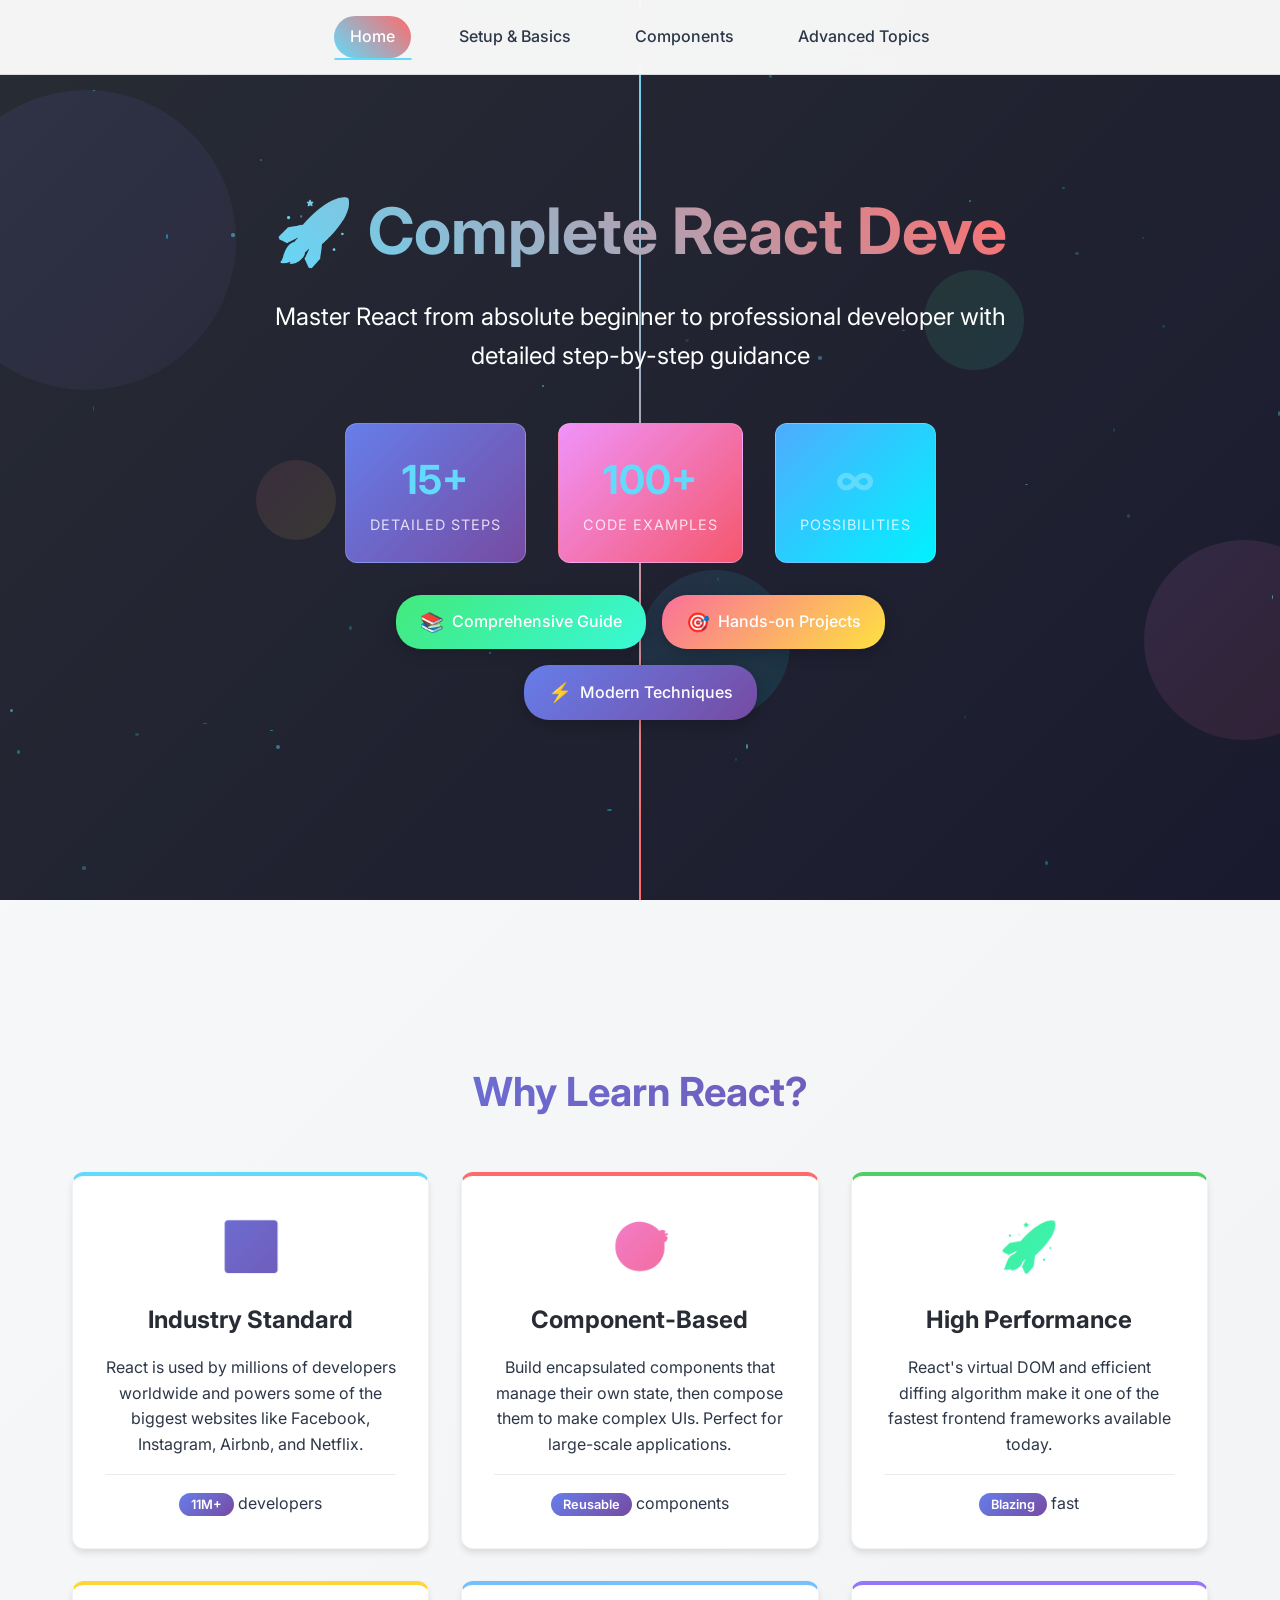
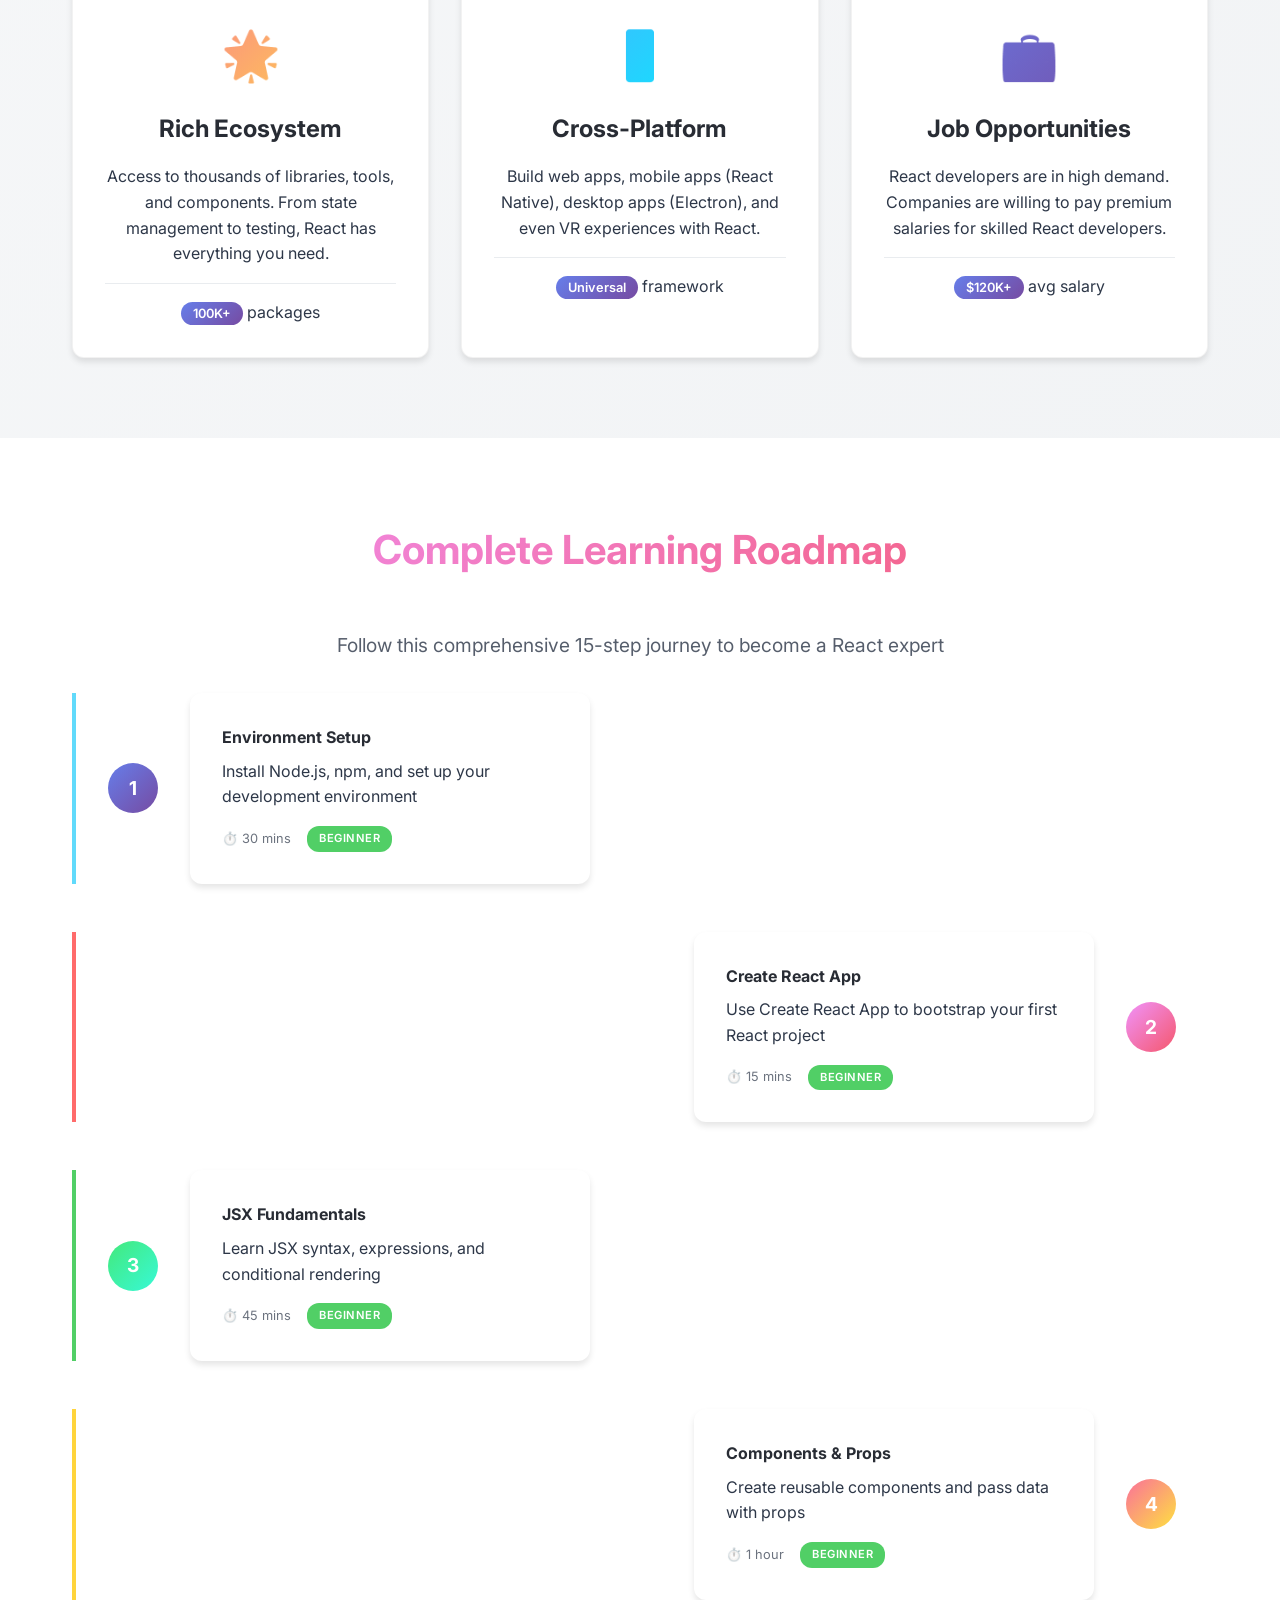
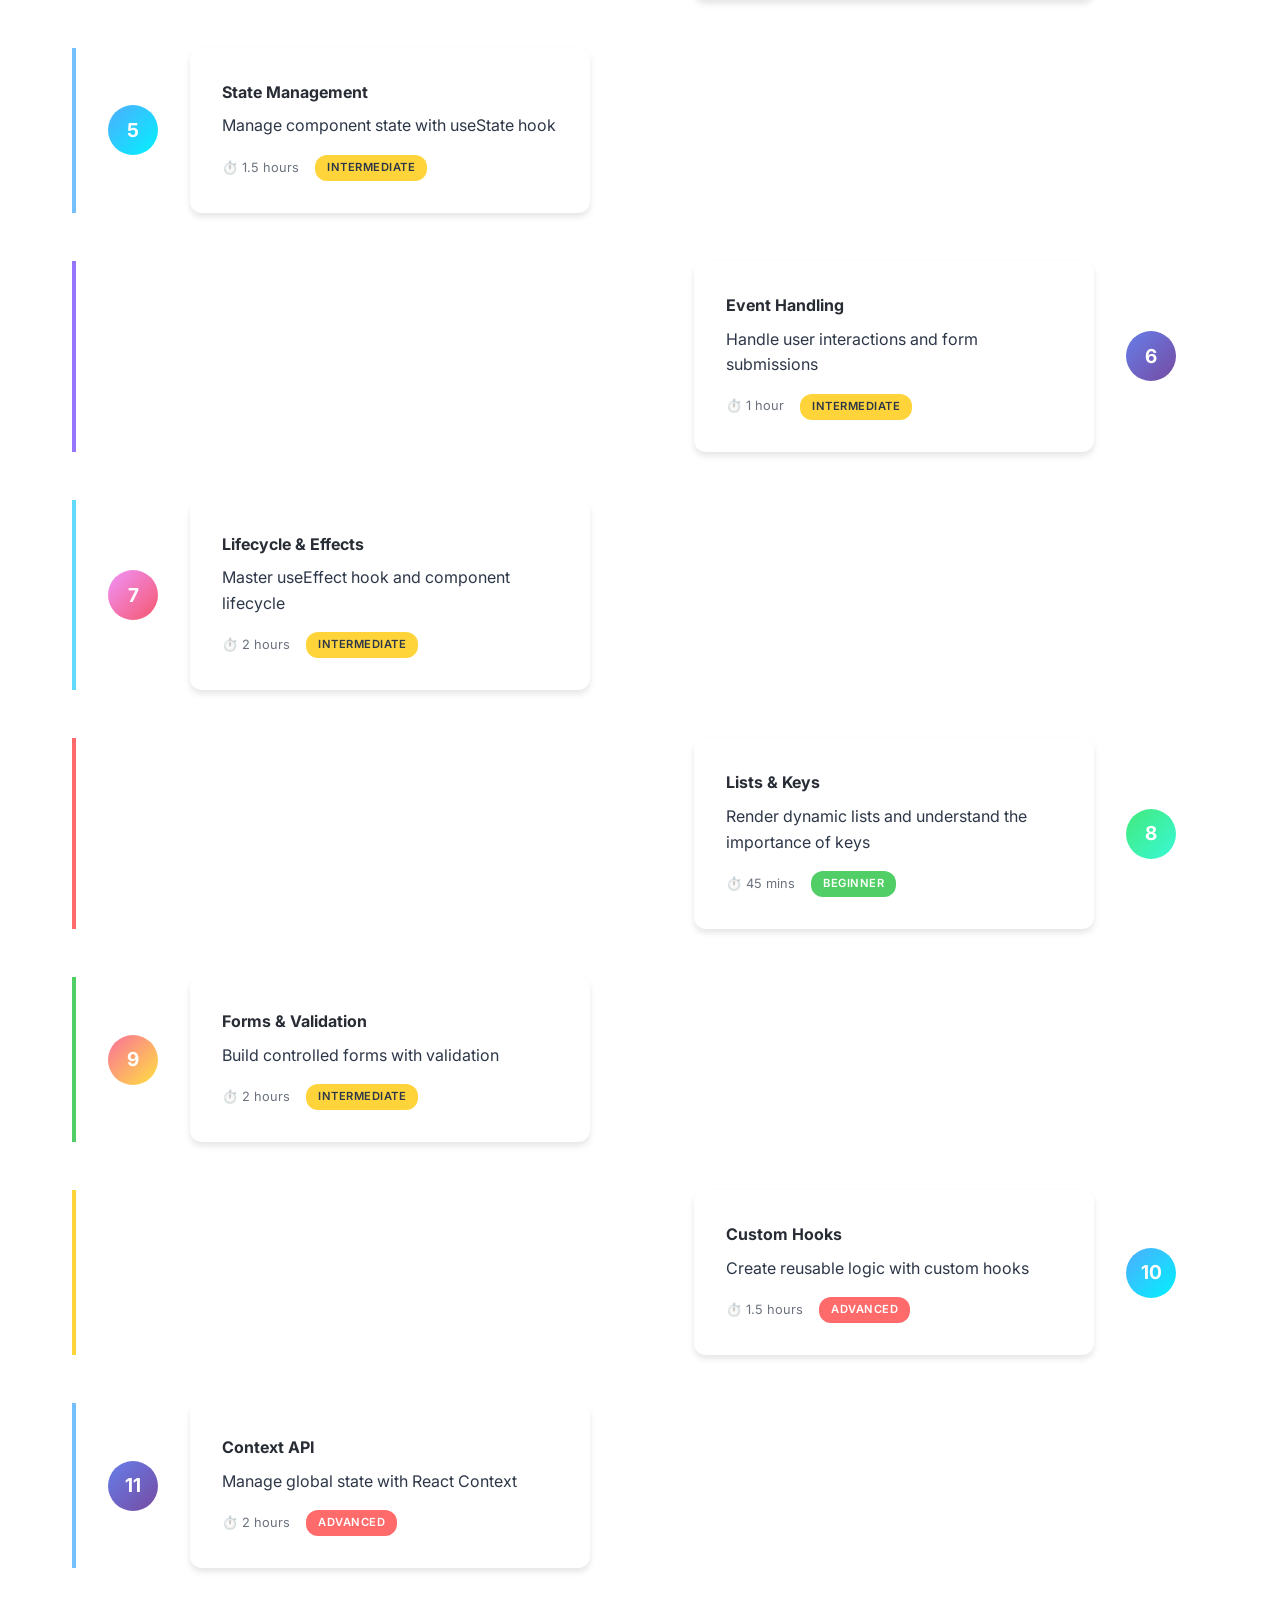
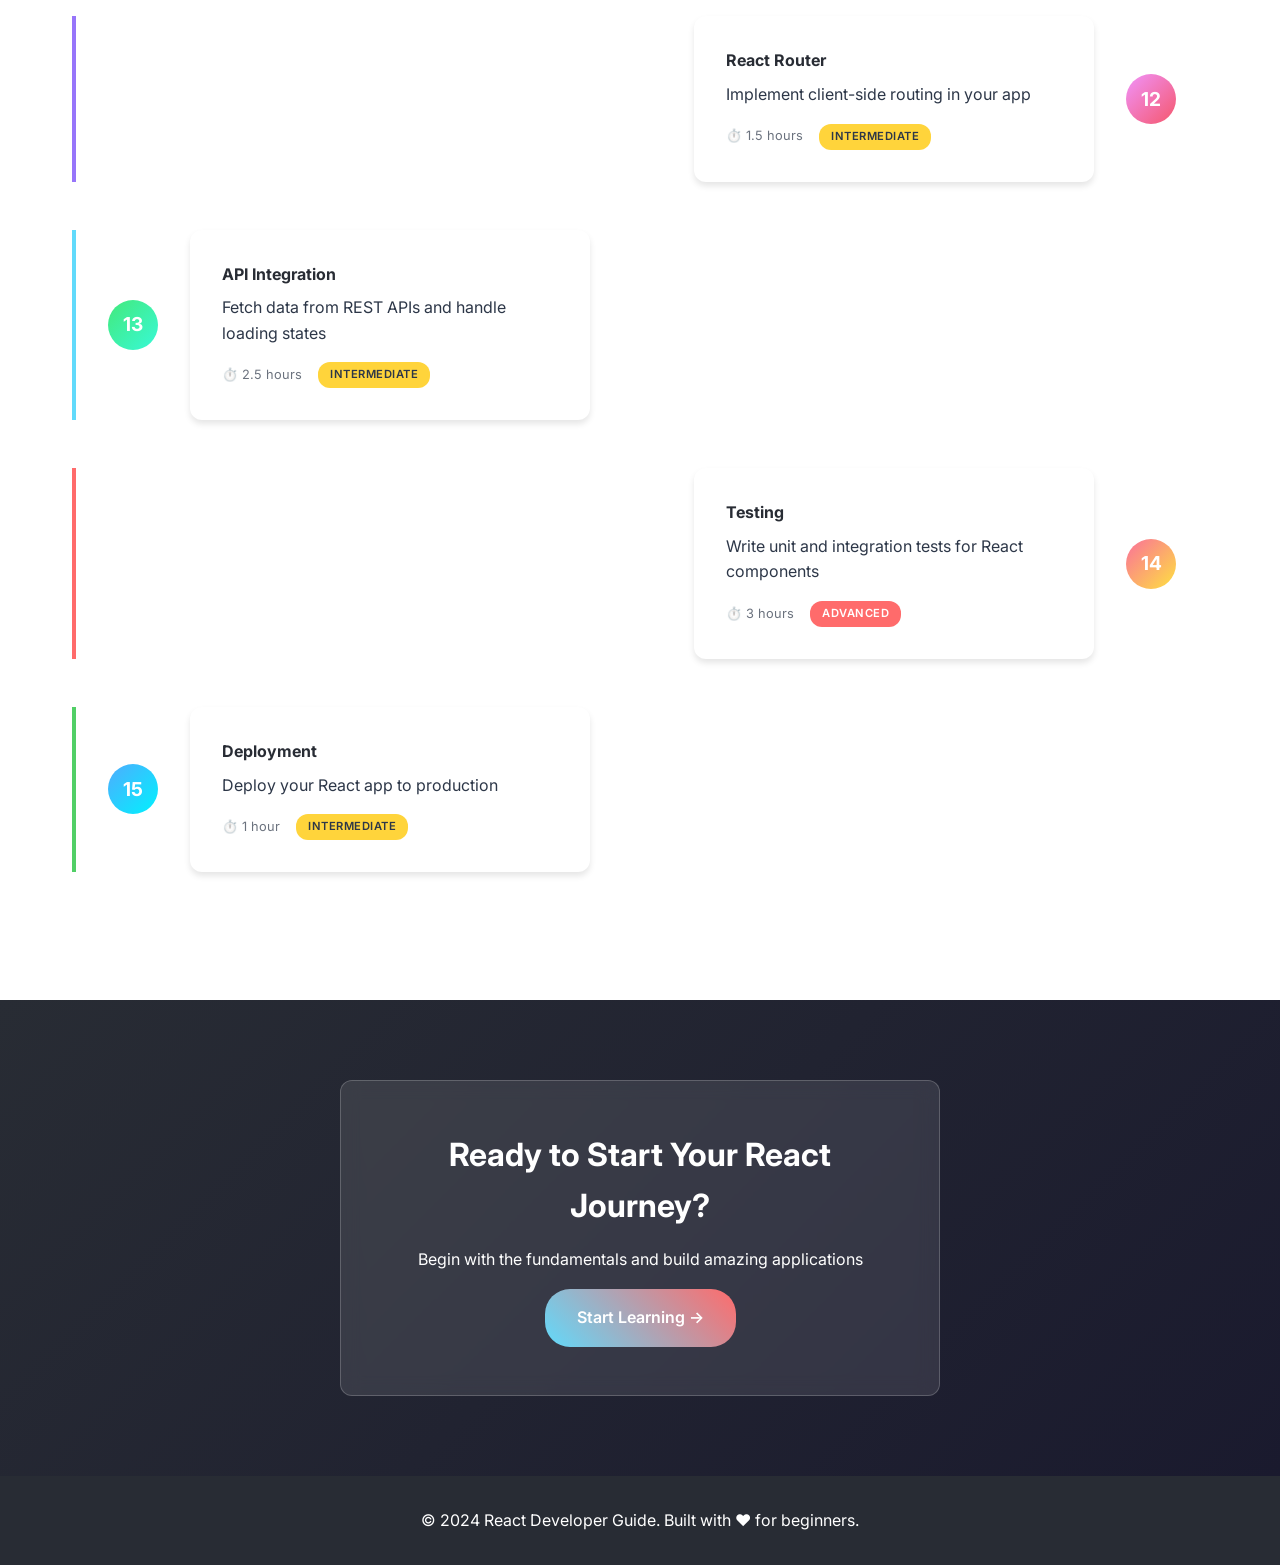
<file: index.html>
<!DOCTYPE html>
<html lang="en">
<head>
    <meta charset="UTF-8">
    <meta name="viewport" content="width=device-width, initial-scale=1.0">
    <title>React Developer Guide for Beginners</title>
    <link href="https://fonts.googleapis.com/css2?family=Inter:wght@300;400;500;600;700&display=swap" rel="stylesheet">
    <link rel="stylesheet" href="styles.css">
</head>
<body>
    <header class="hero-section">
        <div class="hero-content">
            <h1 class="animate-fade-in">🚀 Complete React Developer Journey</h1>
            <p class="animate-slide-up">Master React from absolute beginner to professional developer with detailed step-by-step guidance</p>
            <div class="hero-stats">
                <div class="stat-card animate-bounce-in" style="background: var(--gradient-1);">
                    <span class="stat-number">15+</span>
                    <span class="stat-label">Detailed Steps</span>
                </div>
                <div class="stat-card animate-bounce-in delay-1" style="background: var(--gradient-2);">
                    <span class="stat-number">100+</span>
                    <span class="stat-label">Code Examples</span>
                </div>
                <div class="stat-card animate-bounce-in delay-2" style="background: var(--gradient-3);">
                    <span class="stat-number">∞</span>
                    <span class="stat-label">Possibilities</span>
                </div>
            </div>
            <div class="hero-features">
                <div class="feature-tag" style="background: var(--gradient-4);">
                    <span class="feature-icon">📚</span>
                    <span>Comprehensive Guide</span>
                </div>
                <div class="feature-tag" style="background: var(--gradient-5);">
                    <span class="feature-icon">🎯</span>
                    <span>Hands-on Projects</span>
                </div>
                <div class="feature-tag" style="background: var(--gradient-1);">
                    <span class="feature-icon">⚡</span>
                    <span>Modern Techniques</span>
                </div>
            </div>
        </div>
        <div class="hero-bg">
            <div class="floating-shapes">
                <div class="shape shape-1" style="background: var(--gradient-1);"></div>
                <div class="shape shape-2" style="background: var(--gradient-2);"></div>
                <div class="shape shape-3" style="background: var(--gradient-3);"></div>
                <div class="shape shape-4" style="background: var(--gradient-4);"></div>
                <div class="shape shape-5" style="background: var(--gradient-5);"></div>
            </div>
        </div>
    </header>

    <nav class="main-nav animate-slide-down">
        <div class="nav-container">
            <a href="index.html" class="nav-link active">Home</a>
            <a href="1.html" class="nav-link">Setup & Basics</a>
            <a href="2.html" class="nav-link">Components</a>
            <a href="3.html" class="nav-link">Advanced Topics</a>
        </div>
    </nav>

    <main class="main-content">
        <section class="overview-section">
            <div class="container">
                <h2 class="section-title animate-fade-in" style="background: var(--gradient-1); -webkit-background-clip: text; -webkit-text-fill-color: transparent; background-clip: text;">Why Learn React?</h2>
                <div class="overview-grid">
                    <div class="overview-card animate-scale-in" style="border-top: 4px solid #61dafb;">
                        <div class="card-icon" style="background: var(--gradient-1); -webkit-background-clip: text; -webkit-text-fill-color: transparent; background-clip: text;">⚛️</div>
                        <h3>Industry Standard</h3>
                        <p>React is used by millions of developers worldwide and powers some of the biggest websites like Facebook, Instagram, Airbnb, and Netflix.</p>
                        <div class="card-stats">
                            <span class="stat">11M+</span> developers
                        </div>
                    </div>
                    <div class="overview-card animate-scale-in delay-1" style="border-top: 4px solid #ff6b6b;">
                        <div class="card-icon" style="background: var(--gradient-2); -webkit-background-clip: text; -webkit-text-fill-color: transparent; background-clip: text;">🎯</div>
                        <h3>Component-Based</h3>
                        <p>Build encapsulated components that manage their own state, then compose them to make complex UIs. Perfect for large-scale applications.</p>
                        <div class="card-stats">
                            <span class="stat">Reusable</span> components
                        </div>
                    </div>
                    <div class="overview-card animate-scale-in delay-2" style="border-top: 4px solid #51cf66;">
                        <div class="card-icon" style="background: var(--gradient-4); -webkit-background-clip: text; -webkit-text-fill-color: transparent; background-clip: text;">🚀</div>
                        <h3>High Performance</h3>
                        <p>React's virtual DOM and efficient diffing algorithm make it one of the fastest frontend frameworks available today.</p>
                        <div class="card-stats">
                            <span class="stat">Blazing</span> fast
                        </div>
                    </div>
                    <div class="overview-card animate-scale-in" style="border-top: 4px solid #ffd43b;">
                        <div class="card-icon" style="background: var(--gradient-5); -webkit-background-clip: text; -webkit-text-fill-color: transparent; background-clip: text;">🌟</div>
                        <h3>Rich Ecosystem</h3>
                        <p>Access to thousands of libraries, tools, and components. From state management to testing, React has everything you need.</p>
                        <div class="card-stats">
                            <span class="stat">100K+</span> packages
                        </div>
                    </div>
                    <div class="overview-card animate-scale-in delay-1" style="border-top: 4px solid #74c0fc;">
                        <div class="card-icon" style="background: var(--gradient-3); -webkit-background-clip: text; -webkit-text-fill-color: transparent; background-clip: text;">📱</div>
                        <h3>Cross-Platform</h3>
                        <p>Build web apps, mobile apps (React Native), desktop apps (Electron), and even VR experiences with React.</p>
                        <div class="card-stats">
                            <span class="stat">Universal</span> framework
                        </div>
                    </div>
                    <div class="overview-card animate-scale-in delay-2" style="border-top: 4px solid #9775fa;">
                        <div class="card-icon" style="background: var(--gradient-1); -webkit-background-clip: text; -webkit-text-fill-color: transparent; background-clip: text;">💼</div>
                        <h3>Job Opportunities</h3>
                        <p>React developers are in high demand. Companies are willing to pay premium salaries for skilled React developers.</p>
                        <div class="card-stats">
                            <span class="stat">$120K+</span> avg salary
                        </div>
                    </div>
                </div>
            </div>
        </section>

        <section class="roadmap-section">
            <div class="container">
                <h2 class="section-title animate-fade-in" style="background: var(--gradient-2); -webkit-background-clip: text; -webkit-text-fill-color: transparent; background-clip: text;">Complete Learning Roadmap</h2>
                <p class="roadmap-intro">Follow this comprehensive 15-step journey to become a React expert</p>
                <div class="roadmap">
                    <div class="roadmap-step animate-slide-left" style="border-left: 4px solid #61dafb;">
                        <div class="step-number" style="background: var(--gradient-1);">1</div>
                        <div class="step-content">
                            <h4>Environment Setup</h4>
                            <p>Install Node.js, npm, and set up your development environment</p>
                            <div class="step-details">
                                <span class="step-time">⏱️ 30 mins</span>
                                <span class="step-difficulty easy">Beginner</span>
                            </div>
                        </div>
                    </div>
                    <div class="roadmap-step animate-slide-right" style="border-left: 4px solid #ff6b6b;">
                        <div class="step-number" style="background: var(--gradient-2);">2</div>
                        <div class="step-content">
                            <h4>Create React App</h4>
                            <p>Use Create React App to bootstrap your first React project</p>
                            <div class="step-details">
                                <span class="step-time">⏱️ 15 mins</span>
                                <span class="step-difficulty easy">Beginner</span>
                            </div>
                        </div>
                    </div>
                    <div class="roadmap-step animate-slide-left" style="border-left: 4px solid #51cf66;">
                        <div class="step-number" style="background: var(--gradient-4);">3</div>
                        <div class="step-content">
                            <h4>JSX Fundamentals</h4>
                            <p>Learn JSX syntax, expressions, and conditional rendering</p>
                            <div class="step-details">
                                <span class="step-time">⏱️ 45 mins</span>
                                <span class="step-difficulty easy">Beginner</span>
                            </div>
                        </div>
                    </div>
                    <div class="roadmap-step animate-slide-right" style="border-left: 4px solid #ffd43b;">
                        <div class="step-number" style="background: var(--gradient-5);">4</div>
                        <div class="step-content">
                            <h4>Components & Props</h4>
                            <p>Create reusable components and pass data with props</p>
                            <div class="step-details">
                                <span class="step-time">⏱️ 1 hour</span>
                                <span class="step-difficulty easy">Beginner</span>
                            </div>
                        </div>
                    </div>
                    <div class="roadmap-step animate-slide-left" style="border-left: 4px solid #74c0fc;">
                        <div class="step-number" style="background: var(--gradient-3);">5</div>
                        <div class="step-content">
                            <h4>State Management</h4>
                            <p>Manage component state with useState hook</p>
                            <div class="step-details">
                                <span class="step-time">⏱️ 1.5 hours</span>
                                <span class="step-difficulty medium">Intermediate</span>
                            </div>
                        </div>
                    </div>
                    <div class="roadmap-step animate-slide-right" style="border-left: 4px solid #9775fa;">
                        <div class="step-number" style="background: var(--gradient-1);">6</div>
                        <div class="step-content">
                            <h4>Event Handling</h4>
                            <p>Handle user interactions and form submissions</p>
                            <div class="step-details">
                                <span class="step-time">⏱️ 1 hour</span>
                                <span class="step-difficulty medium">Intermediate</span>
                            </div>
                        </div>
                    </div>
                    <div class="roadmap-step animate-slide-left" style="border-left: 4px solid #61dafb;">
                        <div class="step-number" style="background: var(--gradient-2);">7</div>
                        <div class="step-content">
                            <h4>Lifecycle & Effects</h4>
                            <p>Master useEffect hook and component lifecycle</p>
                            <div class="step-details">
                                <span class="step-time">⏱️ 2 hours</span>
                                <span class="step-difficulty medium">Intermediate</span>
                            </div>
                        </div>
                    </div>
                    <div class="roadmap-step animate-slide-right" style="border-left: 4px solid #ff6b6b;">
                        <div class="step-number" style="background: var(--gradient-4);">8</div>
                        <div class="step-content">
                            <h4>Lists & Keys</h4>
                            <p>Render dynamic lists and understand the importance of keys</p>
                            <div class="step-details">
                                <span class="step-time">⏱️ 45 mins</span>
                                <span class="step-difficulty easy">Beginner</span>
                            </div>
                        </div>
                    </div>
                    <div class="roadmap-step animate-slide-left" style="border-left: 4px solid #51cf66;">
                        <div class="step-number" style="background: var(--gradient-5);">9</div>
                        <div class="step-content">
                            <h4>Forms & Validation</h4>
                            <p>Build controlled forms with validation</p>
                            <div class="step-details">
                                <span class="step-time">⏱️ 2 hours</span>
                                <span class="step-difficulty medium">Intermediate</span>
                            </div>
                        </div>
                    </div>
                    <div class="roadmap-step animate-slide-right" style="border-left: 4px solid #ffd43b;">
                        <div class="step-number" style="background: var(--gradient-3);">10</div>
                        <div class="step-content">
                            <h4>Custom Hooks</h4>
                            <p>Create reusable logic with custom hooks</p>
                            <div class="step-details">
                                <span class="step-time">⏱️ 1.5 hours</span>
                                <span class="step-difficulty advanced">Advanced</span>
                            </div>
                        </div>
                    </div>
                    <div class="roadmap-step animate-slide-left" style="border-left: 4px solid #74c0fc;">
                        <div class="step-number" style="background: var(--gradient-1);">11</div>
                        <div class="step-content">
                            <h4>Context API</h4>
                            <p>Manage global state with React Context</p>
                            <div class="step-details">
                                <span class="step-time">⏱️ 2 hours</span>
                                <span class="step-difficulty advanced">Advanced</span>
                            </div>
                        </div>
                    </div>
                    <div class="roadmap-step animate-slide-right" style="border-left: 4px solid #9775fa;">
                        <div class="step-number" style="background: var(--gradient-2);">12</div>
                        <div class="step-content">
                            <h4>React Router</h4>
                            <p>Implement client-side routing in your app</p>
                            <div class="step-details">
                                <span class="step-time">⏱️ 1.5 hours</span>
                                <span class="step-difficulty medium">Intermediate</span>
                            </div>
                        </div>
                    </div>
                    <div class="roadmap-step animate-slide-left" style="border-left: 4px solid #61dafb;">
                        <div class="step-number" style="background: var(--gradient-4);">13</div>
                        <div class="step-content">
                            <h4>API Integration</h4>
                            <p>Fetch data from REST APIs and handle loading states</p>
                            <div class="step-details">
                                <span class="step-time">⏱️ 2.5 hours</span>
                                <span class="step-difficulty medium">Intermediate</span>
                            </div>
                        </div>
                    </div>
                    <div class="roadmap-step animate-slide-right" style="border-left: 4px solid #ff6b6b;">
                        <div class="step-number" style="background: var(--gradient-5);">14</div>
                        <div class="step-content">
                            <h4>Testing</h4>
                            <p>Write unit and integration tests for React components</p>
                            <div class="step-details">
                                <span class="step-time">⏱️ 3 hours</span>
                                <span class="step-difficulty advanced">Advanced</span>
                            </div>
                        </div>
                    </div>
                    <div class="roadmap-step animate-slide-left" style="border-left: 4px solid #51cf66;">
                        <div class="step-number" style="background: var(--gradient-3);">15</div>
                        <div class="step-content">
                            <h4>Deployment</h4>
                            <p>Deploy your React app to production</p>
                            <div class="step-details">
                                <span class="step-time">⏱️ 1 hour</span>
                                <span class="step-difficulty medium">Intermediate</span>
                            </div>
                        </div>
                    </div>
                </div>
            </div>
        </section>

        <section class="cta-section">
            <div class="container">
                <div class="cta-card animate-pulse">
                    <h3>Ready to Start Your React Journey?</h3>
                    <p>Begin with the fundamentals and build amazing applications</p>
                    <a href="1.html" class="cta-button">Start Learning →</a>
                </div>
            </div>
        </section>
    </main>

    <footer class="footer">
        <div class="container">
            <p>&copy; 2024 React Developer Guide. Built with ❤️ for beginners.</p>
        </div>
    </footer>

    <script src="animations.js"></script>
</body>
</html>
</file>
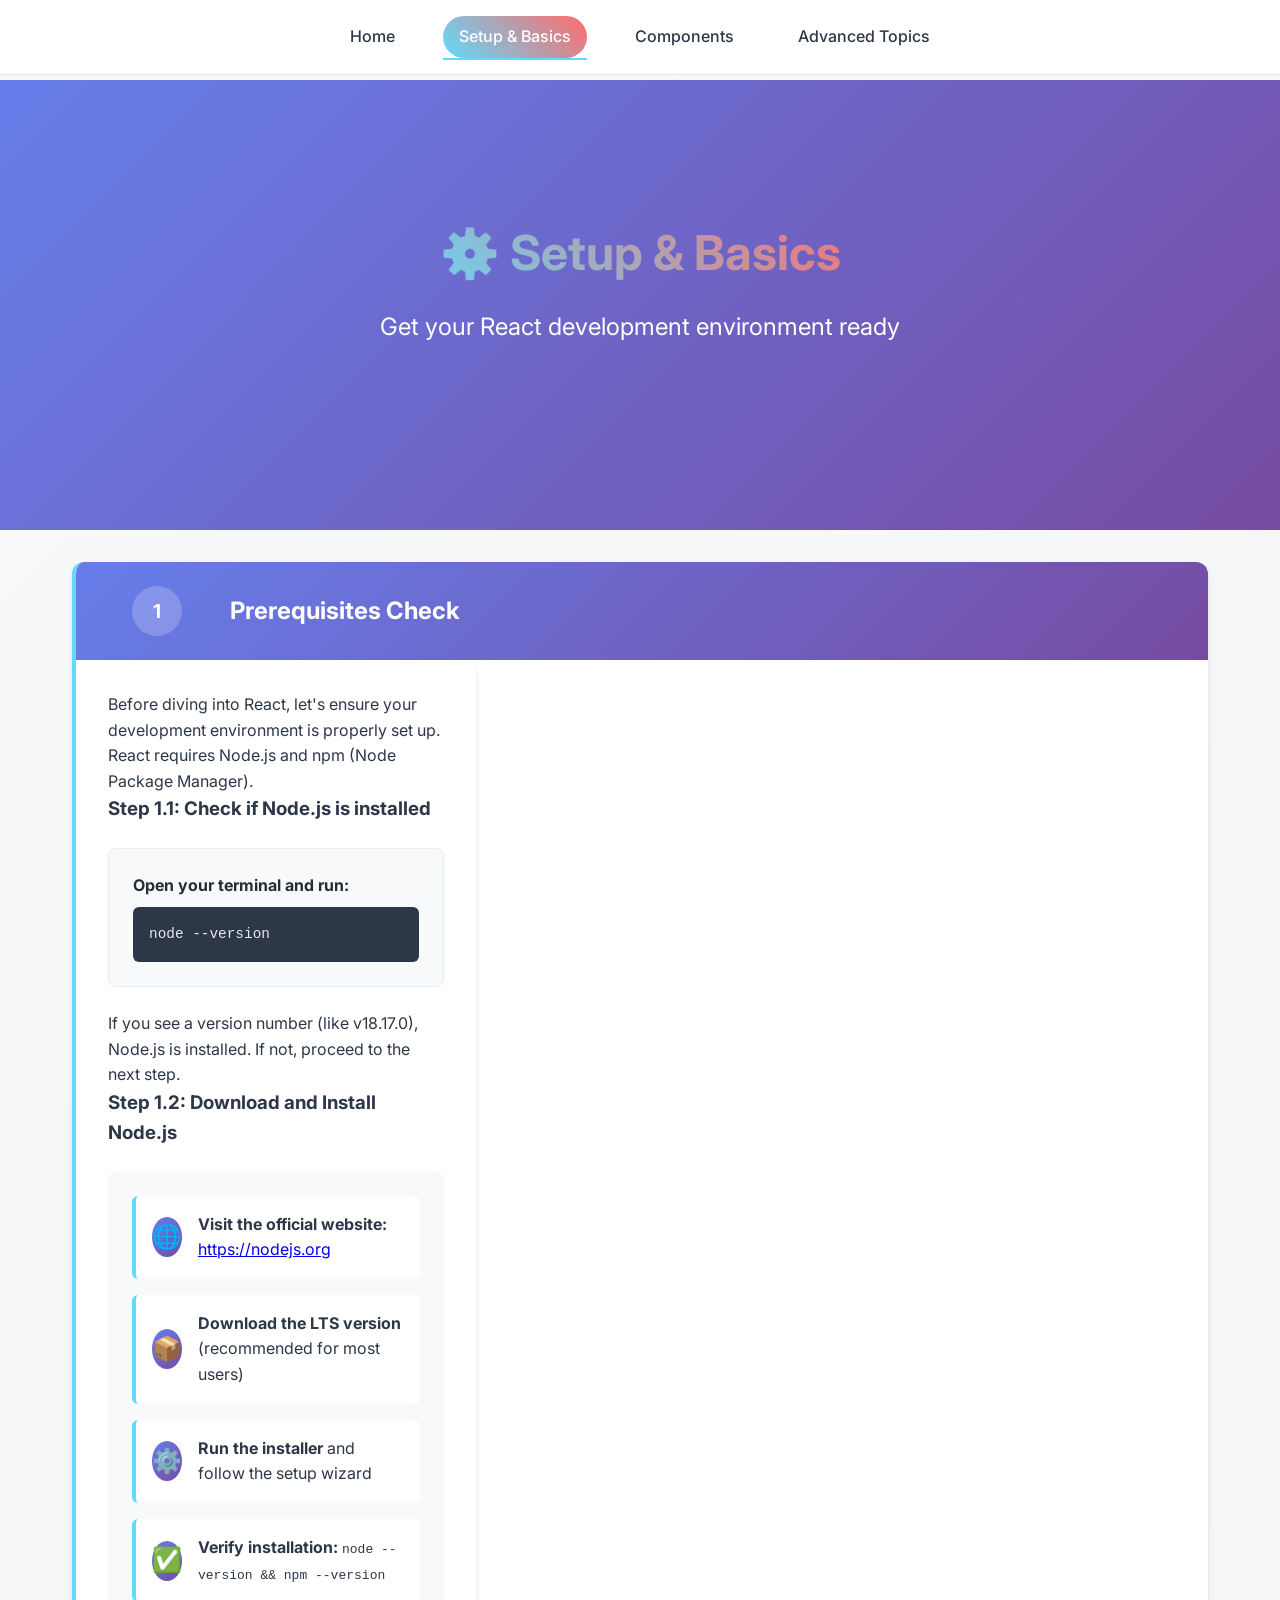
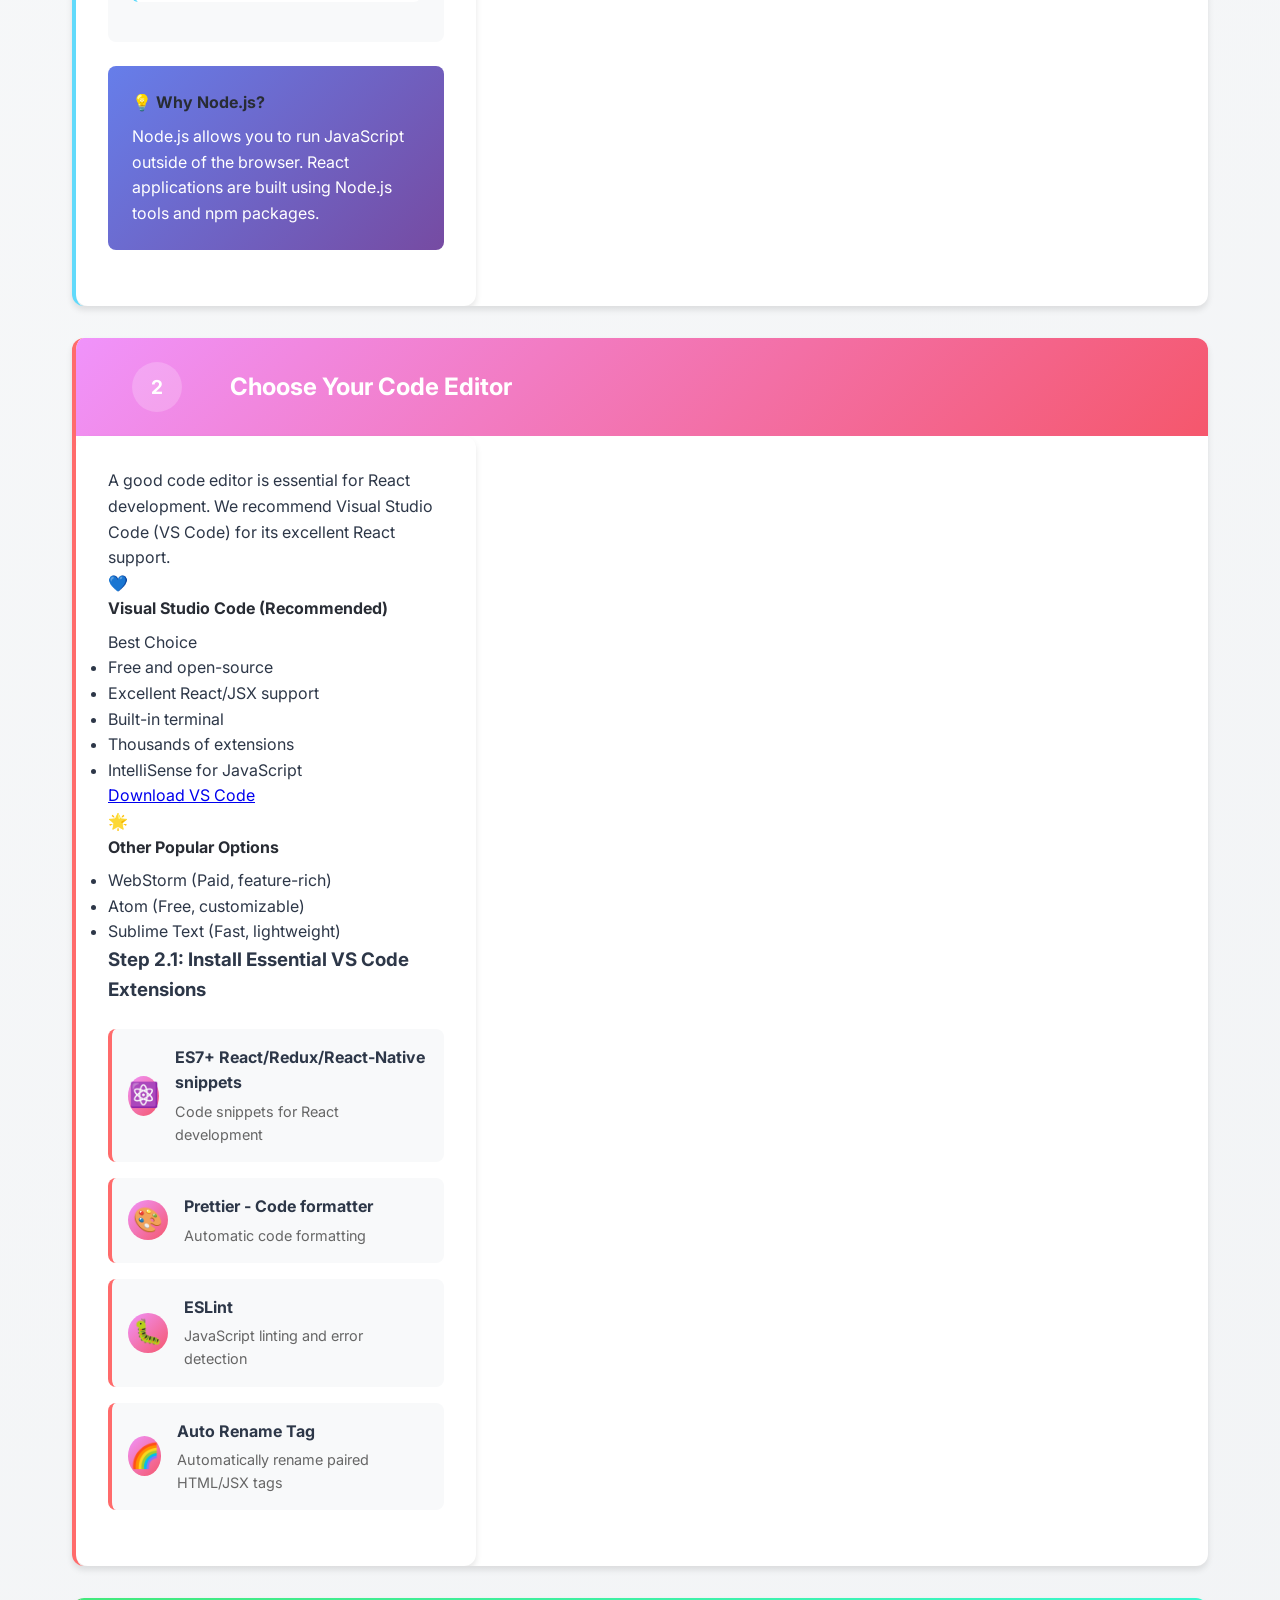
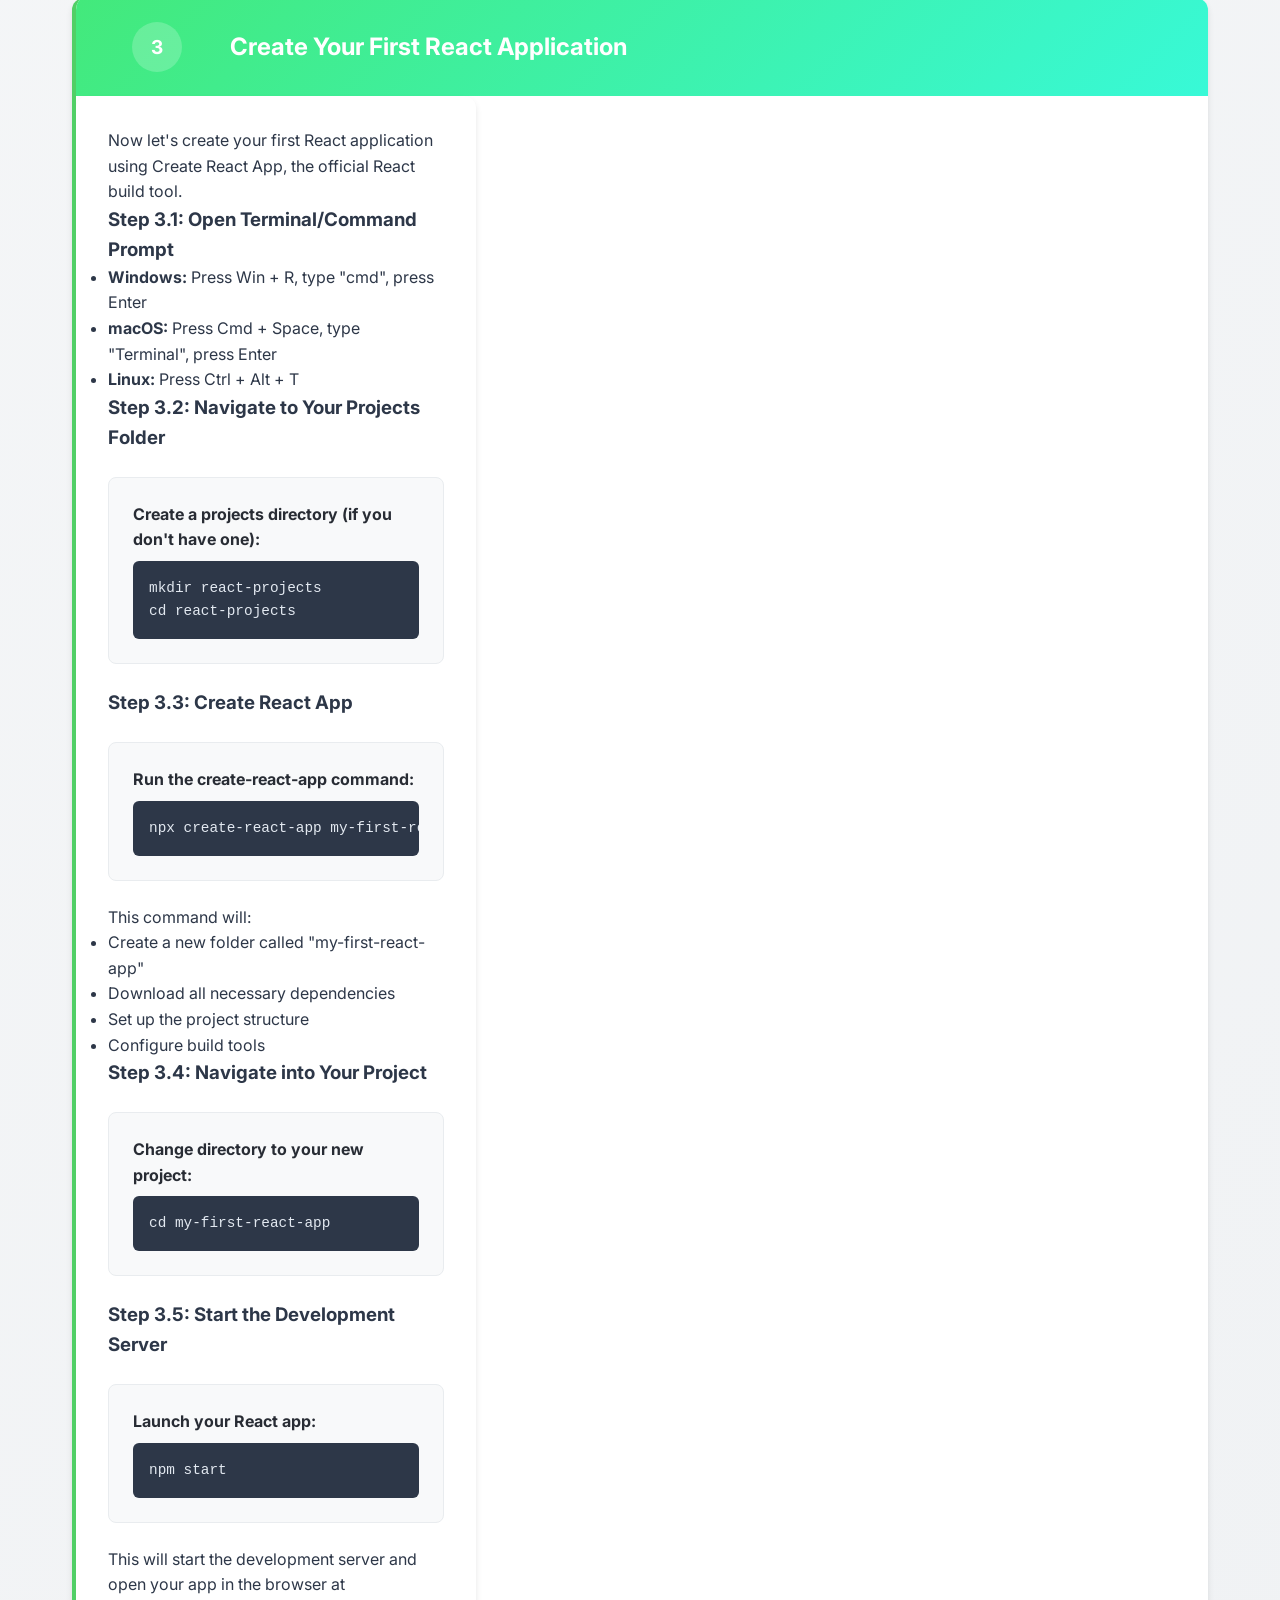
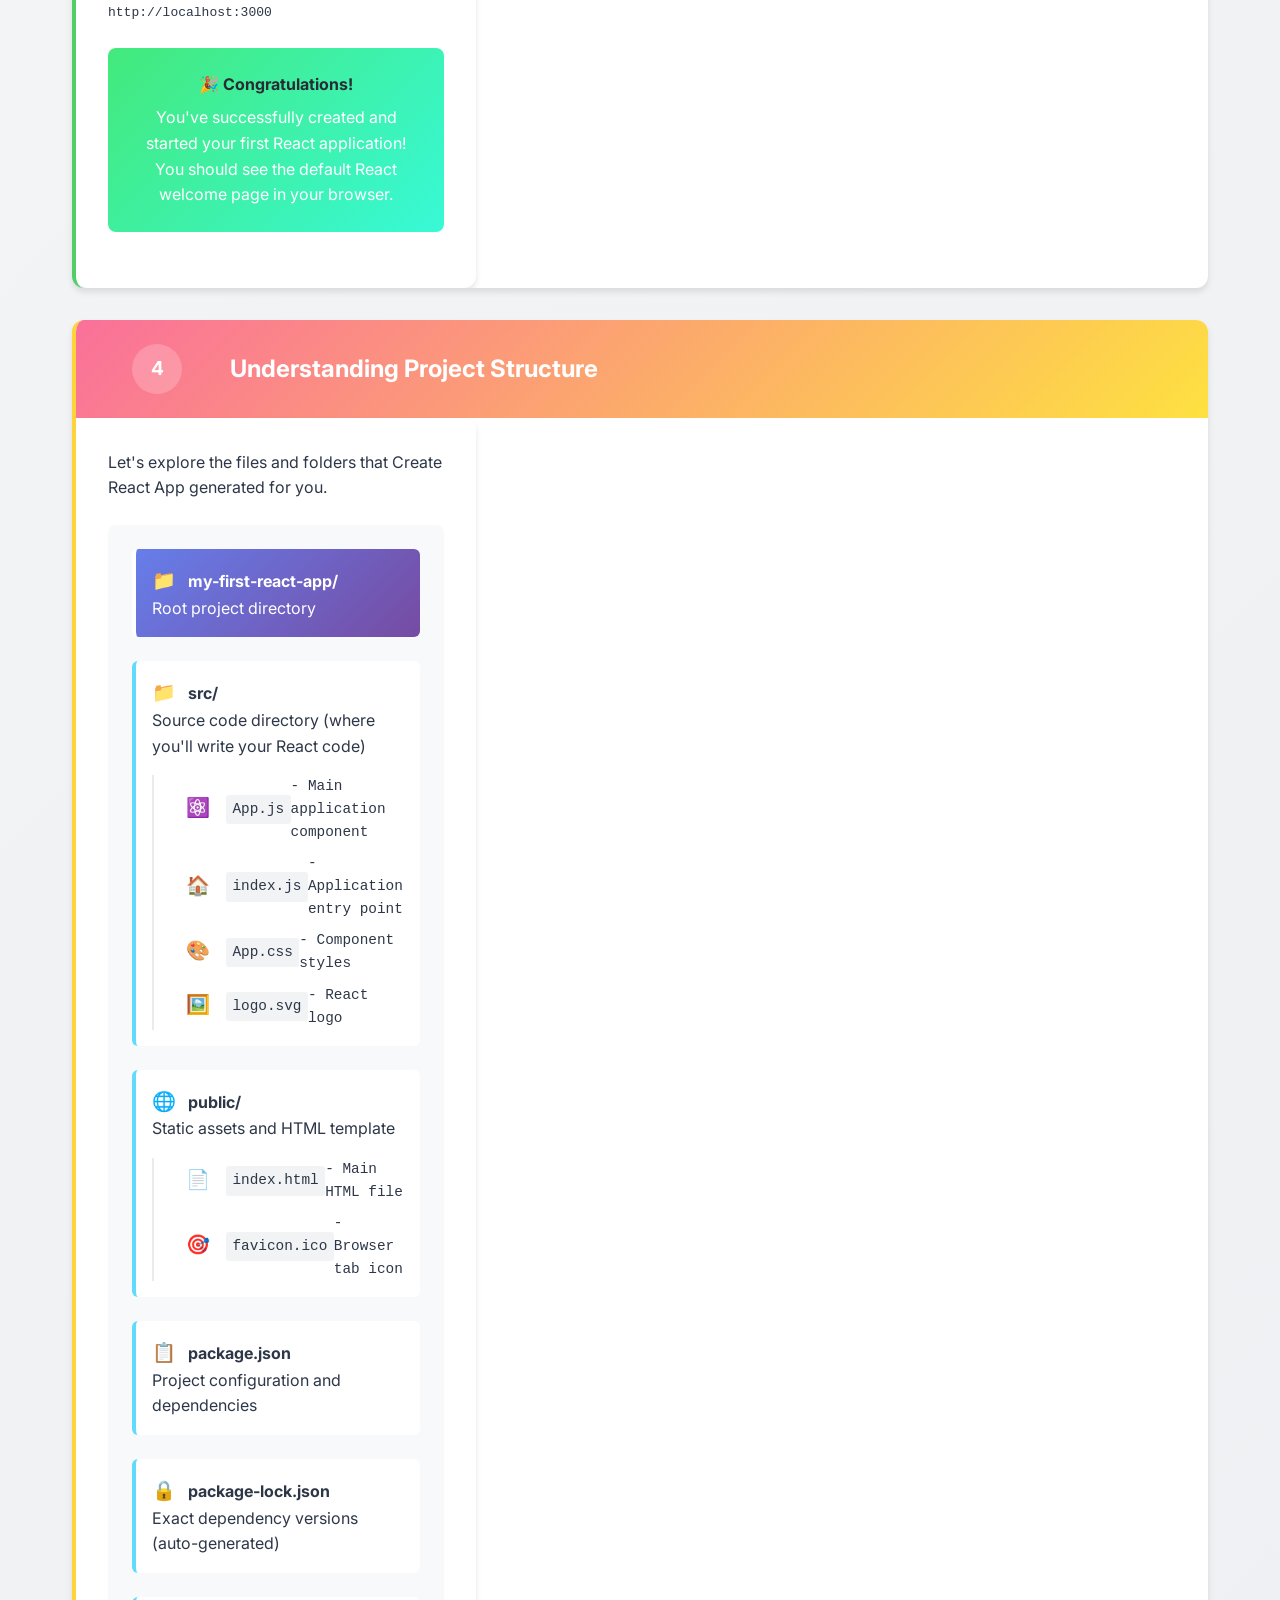
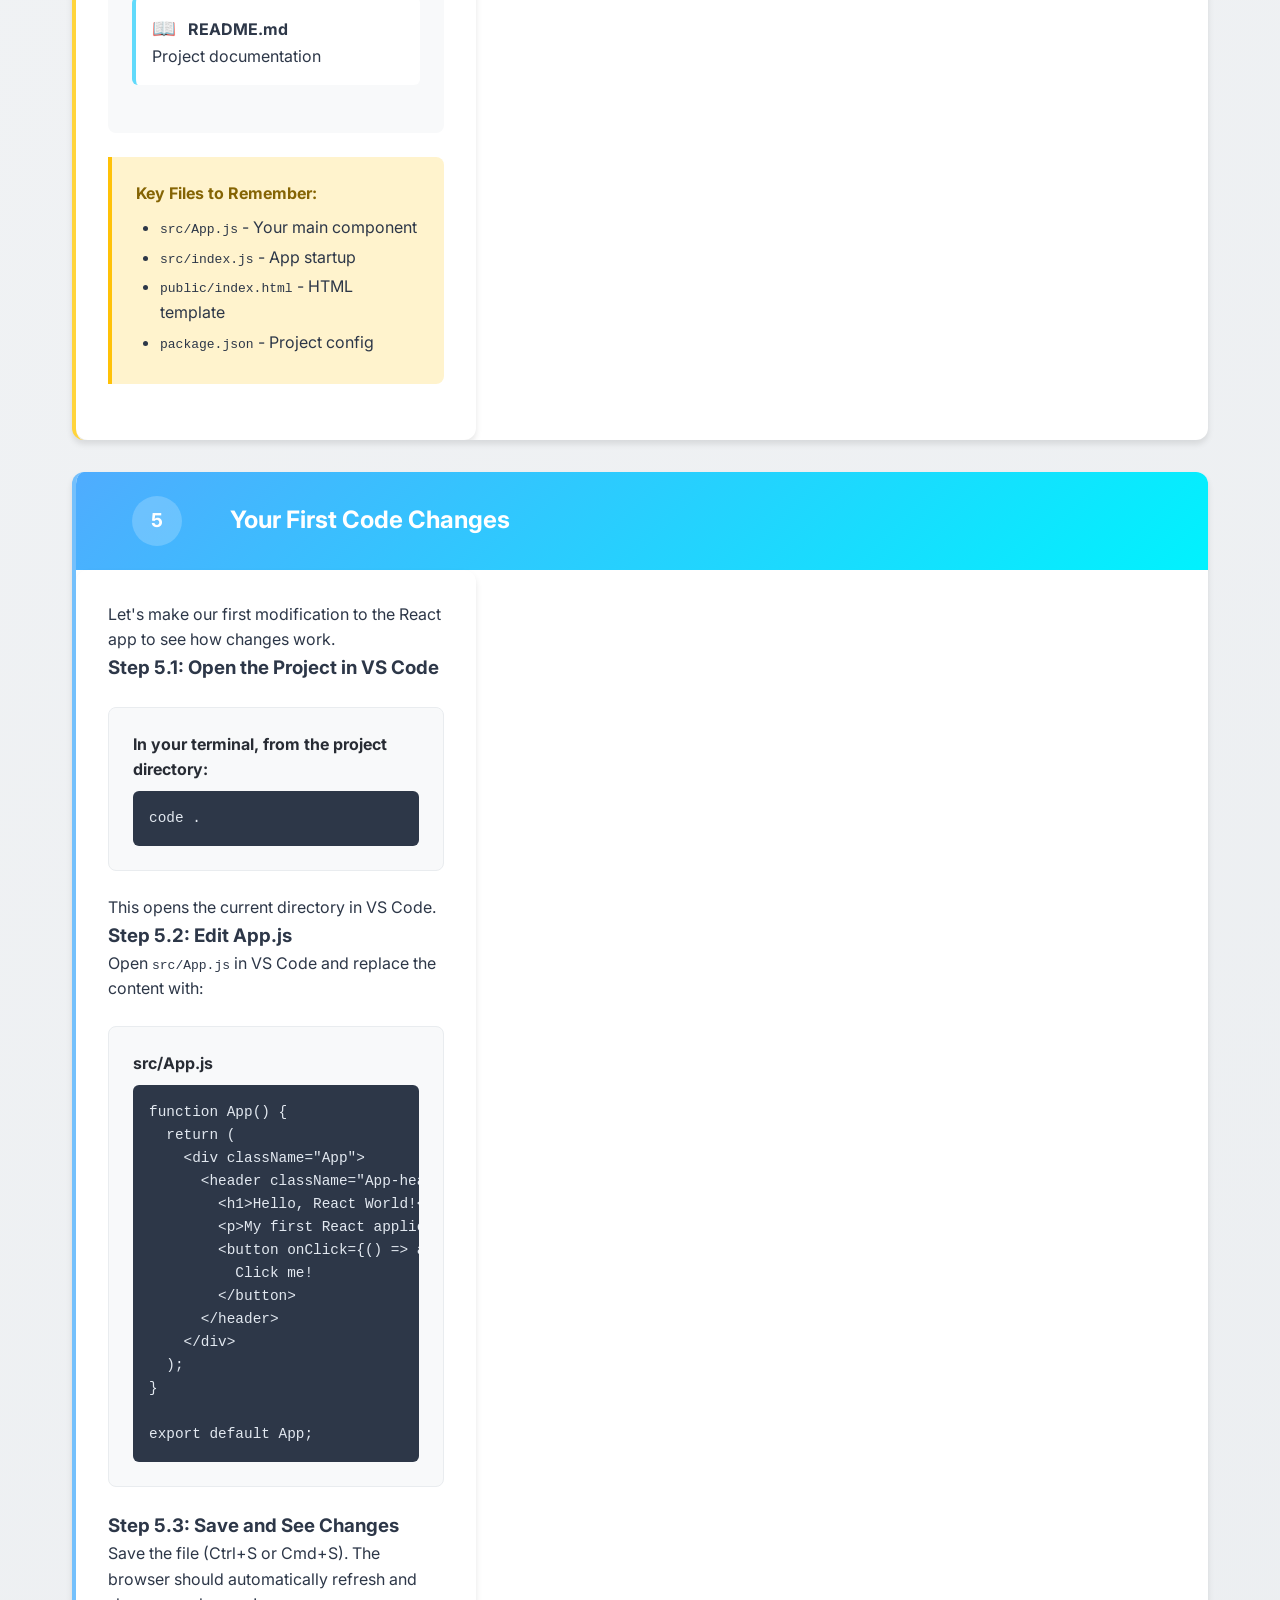
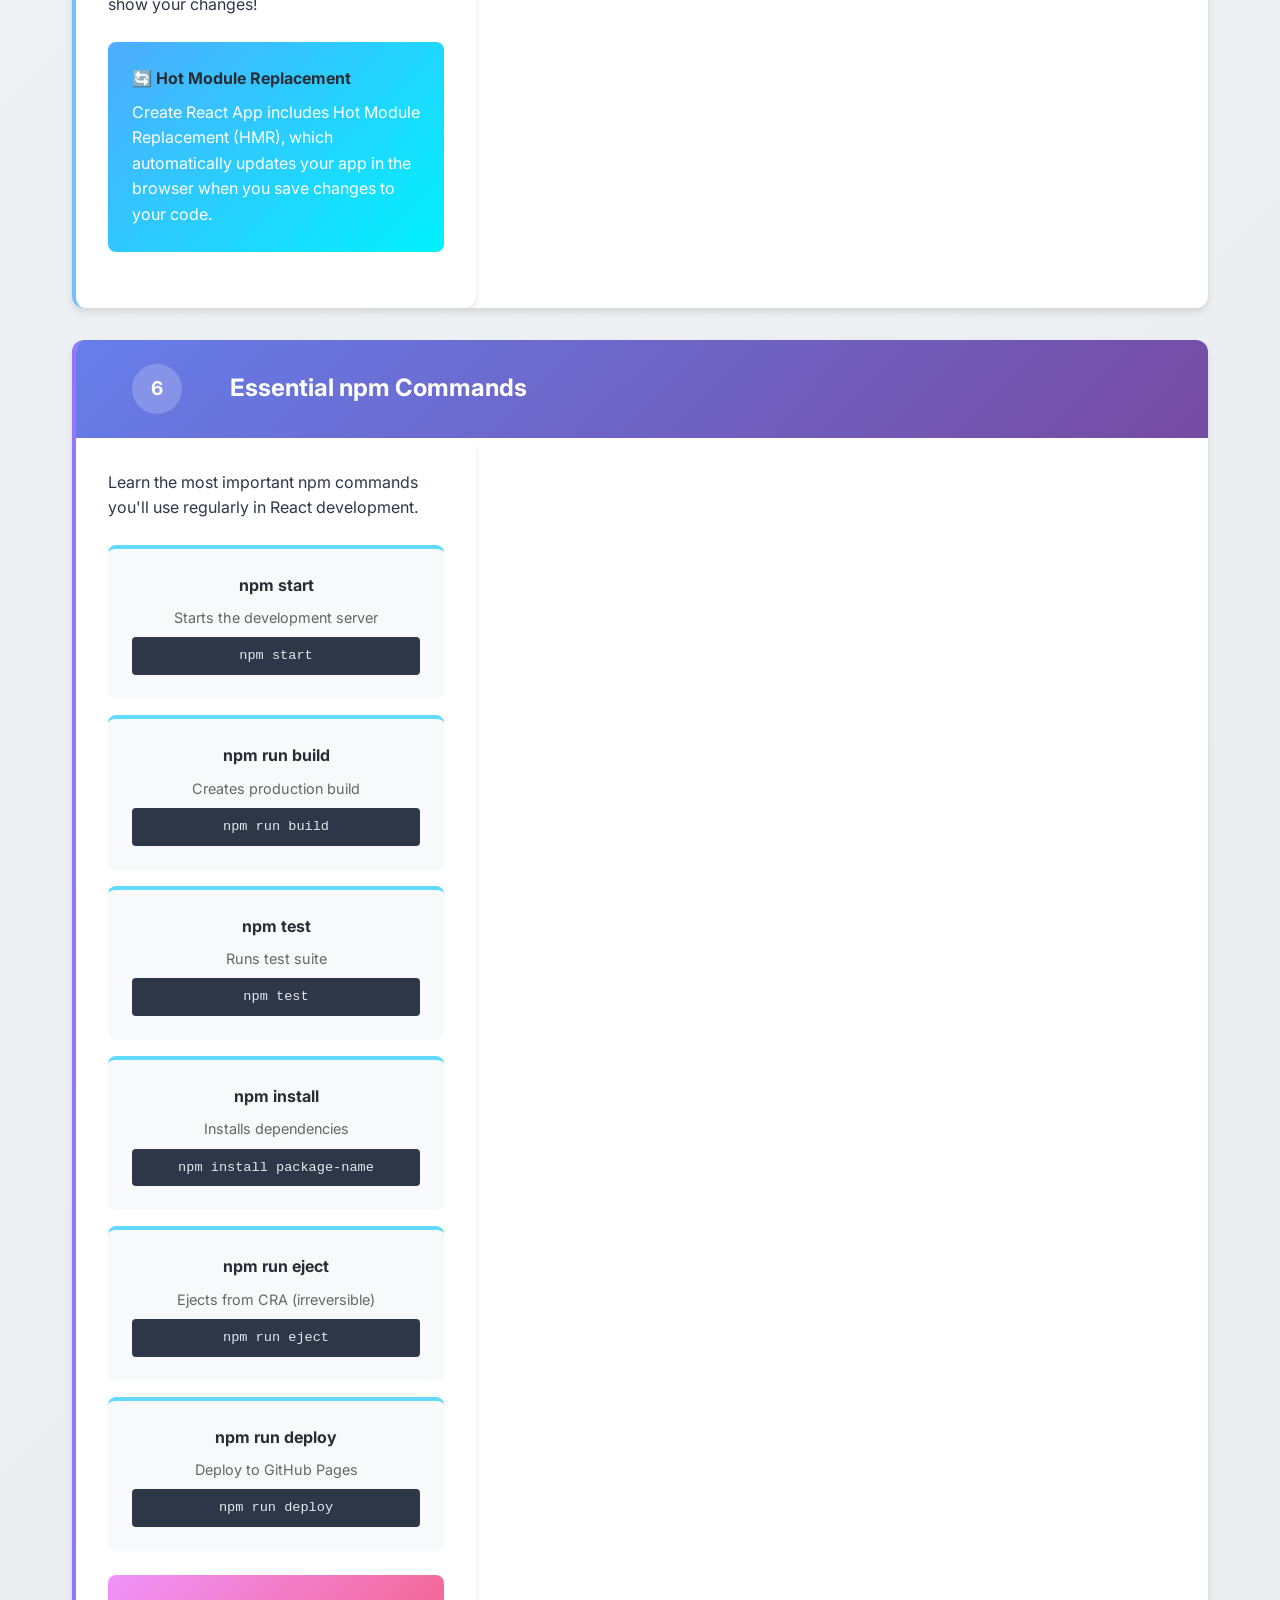
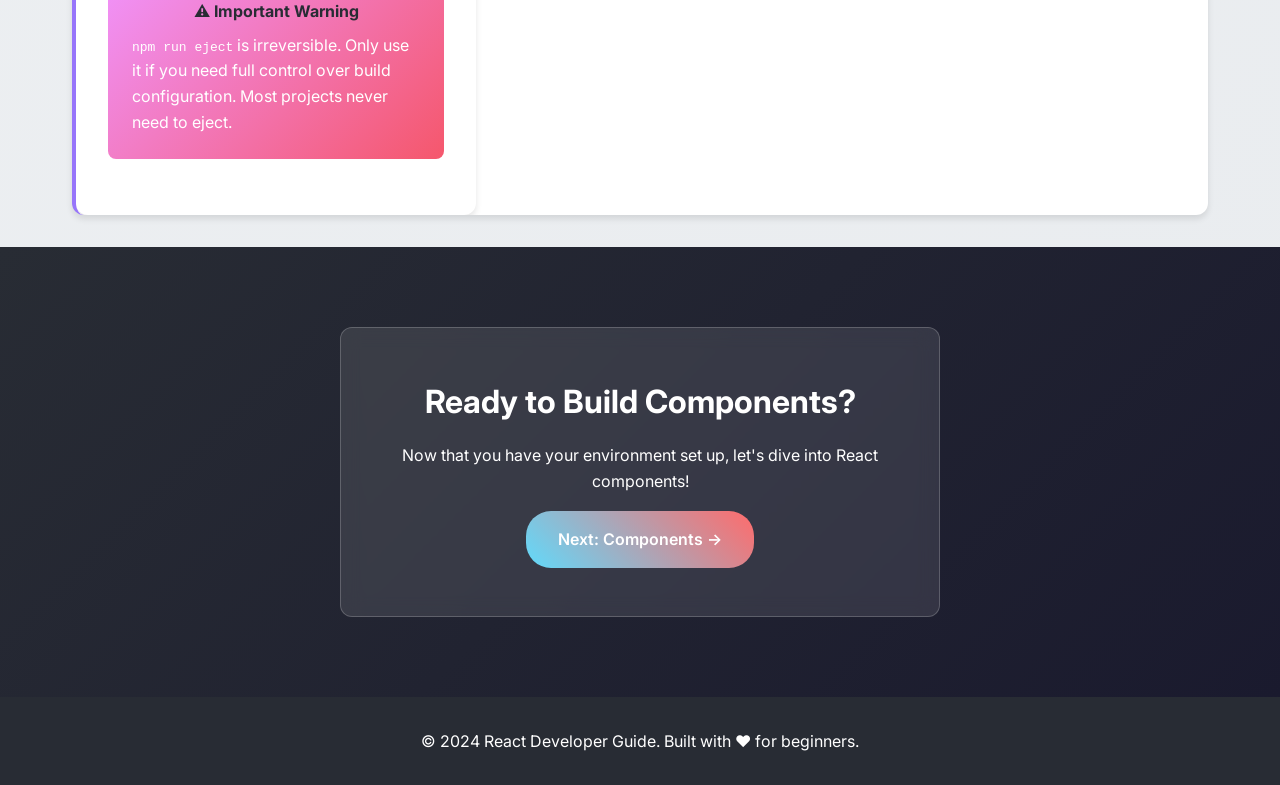
<file: 1.html>
<!DOCTYPE html>
<html lang="en">
<head>
    <meta charset="UTF-8">
    <meta name="viewport" content="width=device-width, initial-scale=1.0">
    <title>Setup & Basics - React Developer Guide</title>
    <link href="https://fonts.googleapis.com/css2?family=Inter:wght@300;400;500;600;700&display=swap" rel="stylesheet">
    <link rel="stylesheet" href="styles.css">
</head>
<body>
    <nav class="main-nav animate-slide-down">
        <div class="nav-container">
            <a href="index.html" class="nav-link">Home</a>
            <a href="1.html" class="nav-link active">Setup & Basics</a>
            <a href="2.html" class="nav-link">Components</a>
            <a href="3.html" class="nav-link">Advanced Topics</a>
        </div>
    </nav>

    <main class="main-content">
        <section class="hero-section page-hero">
            <div class="hero-content">
                <h1 class="animate-fade-in">⚙️ Setup & Basics</h1>
                <p class="animate-slide-up">Get your React development environment ready</p>
            </div>
        </section>

        <section class="content-section">
            <div class="container">
                <div class="step-card animate-scale-in" style="border-left: 4px solid #61dafb;">
                    <div class="step-header" style="background: var(--gradient-1);">
                        <span class="step-number">1</span>
                        <h2>Prerequisites Check</h2>
                    </div>
                    <div class="step-content">
                        <p>Before diving into React, let's ensure your development environment is properly set up. React requires Node.js and npm (Node Package Manager).</p>

                        <h3>Step 1.1: Check if Node.js is installed</h3>
                        <div class="code-block">
                            <h4>Open your terminal and run:</h4>
                            <pre><code>node --version</code></pre>
                        </div>
                        <p>If you see a version number (like v18.17.0), Node.js is installed. If not, proceed to the next step.</p>

                        <h3>Step 1.2: Download and Install Node.js</h3>
                        <div class="installation-guide">
                            <div class="install-step">
                                <span class="step-icon">🌐</span>
                                <div>
                                    <strong>Visit the official website:</strong>
                                    <a href="https://nodejs.org" target="_blank">https://nodejs.org</a>
                                </div>
                            </div>
                            <div class="install-step">
                                <span class="step-icon">📦</span>
                                <div>
                                    <strong>Download the LTS version</strong> (recommended for most users)
                                </div>
                            </div>
                            <div class="install-step">
                                <span class="step-icon">⚙️</span>
                                <div>
                                    <strong>Run the installer</strong> and follow the setup wizard
                                </div>
                            </div>
                            <div class="install-step">
                                <span class="step-icon">✅</span>
                                <div>
                                    <strong>Verify installation:</strong>
                                    <code>node --version && npm --version</code>
                                </div>
                            </div>
                        </div>

                        <div class="tip-box" style="background: var(--gradient-1);">
                            <h4>💡 Why Node.js?</h4>
                            <p>Node.js allows you to run JavaScript outside of the browser. React applications are built using Node.js tools and npm packages.</p>
                        </div>
                    </div>
                </div>

                <div class="step-card animate-scale-in delay-1" style="border-left: 4px solid #ff6b6b;">
                    <div class="step-header" style="background: var(--gradient-2);">
                        <span class="step-number">2</span>
                        <h2>Choose Your Code Editor</h2>
                    </div>
                    <div class="step-content">
                        <p>A good code editor is essential for React development. We recommend Visual Studio Code (VS Code) for its excellent React support.</p>

                        <div class="editor-comparison">
                            <div class="editor-option recommended">
                                <div class="editor-header">
                                    <span class="editor-icon">💙</span>
                                    <h4>Visual Studio Code (Recommended)</h4>
                                    <span class="badge">Best Choice</span>
                                </div>
                                <ul>
                                    <li>Free and open-source</li>
                                    <li>Excellent React/JSX support</li>
                                    <li>Built-in terminal</li>
                                    <li>Thousands of extensions</li>
                                    <li>IntelliSense for JavaScript</li>
                                </ul>
                                <a href="https://code.visualstudio.com" class="download-btn" target="_blank">Download VS Code</a>
                            </div>

                            <div class="editor-option">
                                <div class="editor-header">
                                    <span class="editor-icon">🌟</span>
                                    <h4>Other Popular Options</h4>
                                </div>
                                <ul>
                                    <li>WebStorm (Paid, feature-rich)</li>
                                    <li>Atom (Free, customizable)</li>
                                    <li>Sublime Text (Fast, lightweight)</li>
                                </ul>
                            </div>
                        </div>

                        <h3>Step 2.1: Install Essential VS Code Extensions</h3>
                        <div class="extensions-list">
                            <div class="extension-item">
                                <span class="ext-icon">⚛️</span>
                                <div>
                                    <strong>ES7+ React/Redux/React-Native snippets</strong>
                                    <p>Code snippets for React development</p>
                                </div>
                            </div>
                            <div class="extension-item">
                                <span class="ext-icon">🎨</span>
                                <div>
                                    <strong>Prettier - Code formatter</strong>
                                    <p>Automatic code formatting</p>
                                </div>
                            </div>
                            <div class="extension-item">
                                <span class="ext-icon">🐛</span>
                                <div>
                                    <strong>ESLint</strong>
                                    <p>JavaScript linting and error detection</p>
                                </div>
                            </div>
                            <div class="extension-item">
                                <span class="ext-icon">🌈</span>
                                <div>
                                    <strong>Auto Rename Tag</strong>
                                    <p>Automatically rename paired HTML/JSX tags</p>
                                </div>
                            </div>
                        </div>
                    </div>
                </div>

                <div class="step-card animate-scale-in delay-2" style="border-left: 4px solid #51cf66;">
                    <div class="step-header" style="background: var(--gradient-4);">
                        <span class="step-number">3</span>
                        <h2>Create Your First React Application</h2>
                    </div>
                    <div class="step-content">
                        <p>Now let's create your first React application using Create React App, the official React build tool.</p>

                        <h3>Step 3.1: Open Terminal/Command Prompt</h3>
                        <ul>
                            <li><strong>Windows:</strong> Press Win + R, type "cmd", press Enter</li>
                            <li><strong>macOS:</strong> Press Cmd + Space, type "Terminal", press Enter</li>
                            <li><strong>Linux:</strong> Press Ctrl + Alt + T</li>
                        </ul>

                        <h3>Step 3.2: Navigate to Your Projects Folder</h3>
                        <div class="code-block">
                            <h4>Create a projects directory (if you don't have one):</h4>
                            <pre><code>mkdir react-projects
cd react-projects</code></pre>
                        </div>

                        <h3>Step 3.3: Create React App</h3>
                        <div class="code-block">
                            <h4>Run the create-react-app command:</h4>
                            <pre><code>npx create-react-app my-first-react-app</code></pre>
                        </div>
                        <p>This command will:</p>
                        <ul>
                            <li>Create a new folder called "my-first-react-app"</li>
                            <li>Download all necessary dependencies</li>
                            <li>Set up the project structure</li>
                            <li>Configure build tools</li>
                        </ul>

                        <h3>Step 3.4: Navigate into Your Project</h3>
                        <div class="code-block">
                            <h4>Change directory to your new project:</h4>
                            <pre><code>cd my-first-react-app</code></pre>
                        </div>

                        <h3>Step 3.5: Start the Development Server</h3>
                        <div class="code-block">
                            <h4>Launch your React app:</h4>
                            <pre><code>npm start</code></pre>
                        </div>
                        <p>This will start the development server and open your app in the browser at <code>http://localhost:3000</code></p>

                        <div class="success-box" style="background: var(--gradient-4);">
                            <h4>🎉 Congratulations!</h4>
                            <p>You've successfully created and started your first React application! You should see the default React welcome page in your browser.</p>
                        </div>
                    </div>
                </div>

                <div class="step-card animate-scale-in" style="border-left: 4px solid #ffd43b;">
                    <div class="step-header" style="background: var(--gradient-5);">
                        <span class="step-number">4</span>
                        <h2>Understanding Project Structure</h2>
                    </div>
                    <div class="step-content">
                        <p>Let's explore the files and folders that Create React App generated for you.</p>

                        <div class="project-structure">
                            <div class="structure-item root">
                                <span class="folder-icon">📁</span>
                                <strong>my-first-react-app/</strong>
                                <p>Root project directory</p>
                            </div>

                            <div class="structure-item">
                                <span class="folder-icon">📁</span>
                                <strong>src/</strong>
                                <p>Source code directory (where you'll write your React code)</p>
                                <div class="sub-files">
                                    <div class="file-item">
                                        <span class="file-icon">⚛️</span>
                                        <code>App.js</code> - Main application component
                                    </div>
                                    <div class="file-item">
                                        <span class="file-icon">🏠</span>
                                        <code>index.js</code> - Application entry point
                                    </div>
                                    <div class="file-item">
                                        <span class="file-icon">🎨</span>
                                        <code>App.css</code> - Component styles
                                    </div>
                                    <div class="file-item">
                                        <span class="file-icon">🖼️</span>
                                        <code>logo.svg</code> - React logo
                                    </div>
                                </div>
                            </div>

                            <div class="structure-item">
                                <span class="folder-icon">🌐</span>
                                <strong>public/</strong>
                                <p>Static assets and HTML template</p>
                                <div class="sub-files">
                                    <div class="file-item">
                                        <span class="file-icon">📄</span>
                                        <code>index.html</code> - Main HTML file
                                    </div>
                                    <div class="file-item">
                                        <span class="file-icon">🎯</span>
                                        <code>favicon.ico</code> - Browser tab icon
                                    </div>
                                </div>
                            </div>

                            <div class="structure-item">
                                <span class="file-icon">📋</span>
                                <strong>package.json</strong>
                                <p>Project configuration and dependencies</p>
                            </div>

                            <div class="structure-item">
                                <span class="file-icon">🔒</span>
                                <strong>package-lock.json</strong>
                                <p>Exact dependency versions (auto-generated)</p>
                            </div>

                            <div class="structure-item">
                                <span class="file-icon">📖</span>
                                <strong>README.md</strong>
                                <p>Project documentation</p>
                            </div>
                        </div>

                        <div class="important-files">
                            <h4>Key Files to Remember:</h4>
                            <ul>
                                <li><code>src/App.js</code> - Your main component</li>
                                <li><code>src/index.js</code> - App startup</li>
                                <li><code>public/index.html</code> - HTML template</li>
                                <li><code>package.json</code> - Project config</li>
                            </ul>
                        </div>
                    </div>
                </div>

                <div class="step-card animate-scale-in delay-1" style="border-left: 4px solid #74c0fc;">
                    <div class="step-header" style="background: var(--gradient-3);">
                        <span class="step-number">5</span>
                        <h2>Your First Code Changes</h2>
                    </div>
                    <div class="step-content">
                        <p>Let's make our first modification to the React app to see how changes work.</p>

                        <h3>Step 5.1: Open the Project in VS Code</h3>
                        <div class="code-block">
                            <h4>In your terminal, from the project directory:</h4>
                            <pre><code>code .</code></pre>
                        </div>
                        <p>This opens the current directory in VS Code.</p>

                        <h3>Step 5.2: Edit App.js</h3>
                        <p>Open <code>src/App.js</code> in VS Code and replace the content with:</p>
                        <div class="code-block">
                            <h4>src/App.js</h4>
                            <pre><code>function App() {
  return (
    &lt;div className="App"&gt;
      &lt;header className="App-header"&gt;
        &lt;h1&gt;Hello, React World!&lt;/h1&gt;
        &lt;p&gt;My first React application&lt;/p&gt;
        &lt;button onClick={() =&gt; alert('Hello!')}&gt;
          Click me!
        &lt;/button&gt;
      &lt;/header&gt;
    &lt;/div&gt;
  );
}

export default App;</code></pre>
                        </div>

                        <h3>Step 5.3: Save and See Changes</h3>
                        <p>Save the file (Ctrl+S or Cmd+S). The browser should automatically refresh and show your changes!</p>

                        <div class="tip-box" style="background: var(--gradient-3);">
                            <h4>🔄 Hot Module Replacement</h4>
                            <p>Create React App includes Hot Module Replacement (HMR), which automatically updates your app in the browser when you save changes to your code.</p>
                        </div>
                    </div>
                </div>

                <div class="step-card animate-scale-in delay-2" style="border-left: 4px solid #9775fa;">
                    <div class="step-header" style="background: var(--gradient-1);">
                        <span class="step-number">6</span>
                        <h2>Essential npm Commands</h2>
                    </div>
                    <div class="step-content">
                        <p>Learn the most important npm commands you'll use regularly in React development.</p>

                        <div class="commands-grid">
                            <div class="command-item">
                                <h4>npm start</h4>
                                <p>Starts the development server</p>
                                <code>npm start</code>
                            </div>
                            <div class="command-item">
                                <h4>npm run build</h4>
                                <p>Creates production build</p>
                                <code>npm run build</code>
                            </div>
                            <div class="command-item">
                                <h4>npm test</h4>
                                <p>Runs test suite</p>
                                <code>npm test</code>
                            </div>
                            <div class="command-item">
                                <h4>npm install</h4>
                                <p>Installs dependencies</p>
                                <code>npm install package-name</code>
                            </div>
                            <div class="command-item">
                                <h4>npm run eject</h4>
                                <p>Ejects from CRA (irreversible)</p>
                                <code>npm run eject</code>
                            </div>
                            <div class="command-item">
                                <h4>npm run deploy</h4>
                                <p>Deploy to GitHub Pages</p>
                                <code>npm run deploy</code>
                            </div>
                        </div>

                        <div class="warning-box" style="background: var(--gradient-2);">
                            <h4>⚠️ Important Warning</h4>
                            <p><code>npm run eject</code> is irreversible. Only use it if you need full control over build configuration. Most projects never need to eject.</p>
                        </div>
                    </div>
                </div>
            </div>
        </section>

        <section class="cta-section">
            <div class="container">
                <div class="cta-card animate-pulse">
                    <h3>Ready to Build Components?</h3>
                    <p>Now that you have your environment set up, let's dive into React components!</p>
                    <a href="2.html" class="cta-button">Next: Components →</a>
                </div>
            </div>
        </section>
    </main>

    <footer class="footer">
        <div class="container">
            <p>&copy; 2024 React Developer Guide. Built with ❤️ for beginners.</p>
        </div>
    </footer>

    <script src="animations.js"></script>
</body>
</html>
</file>
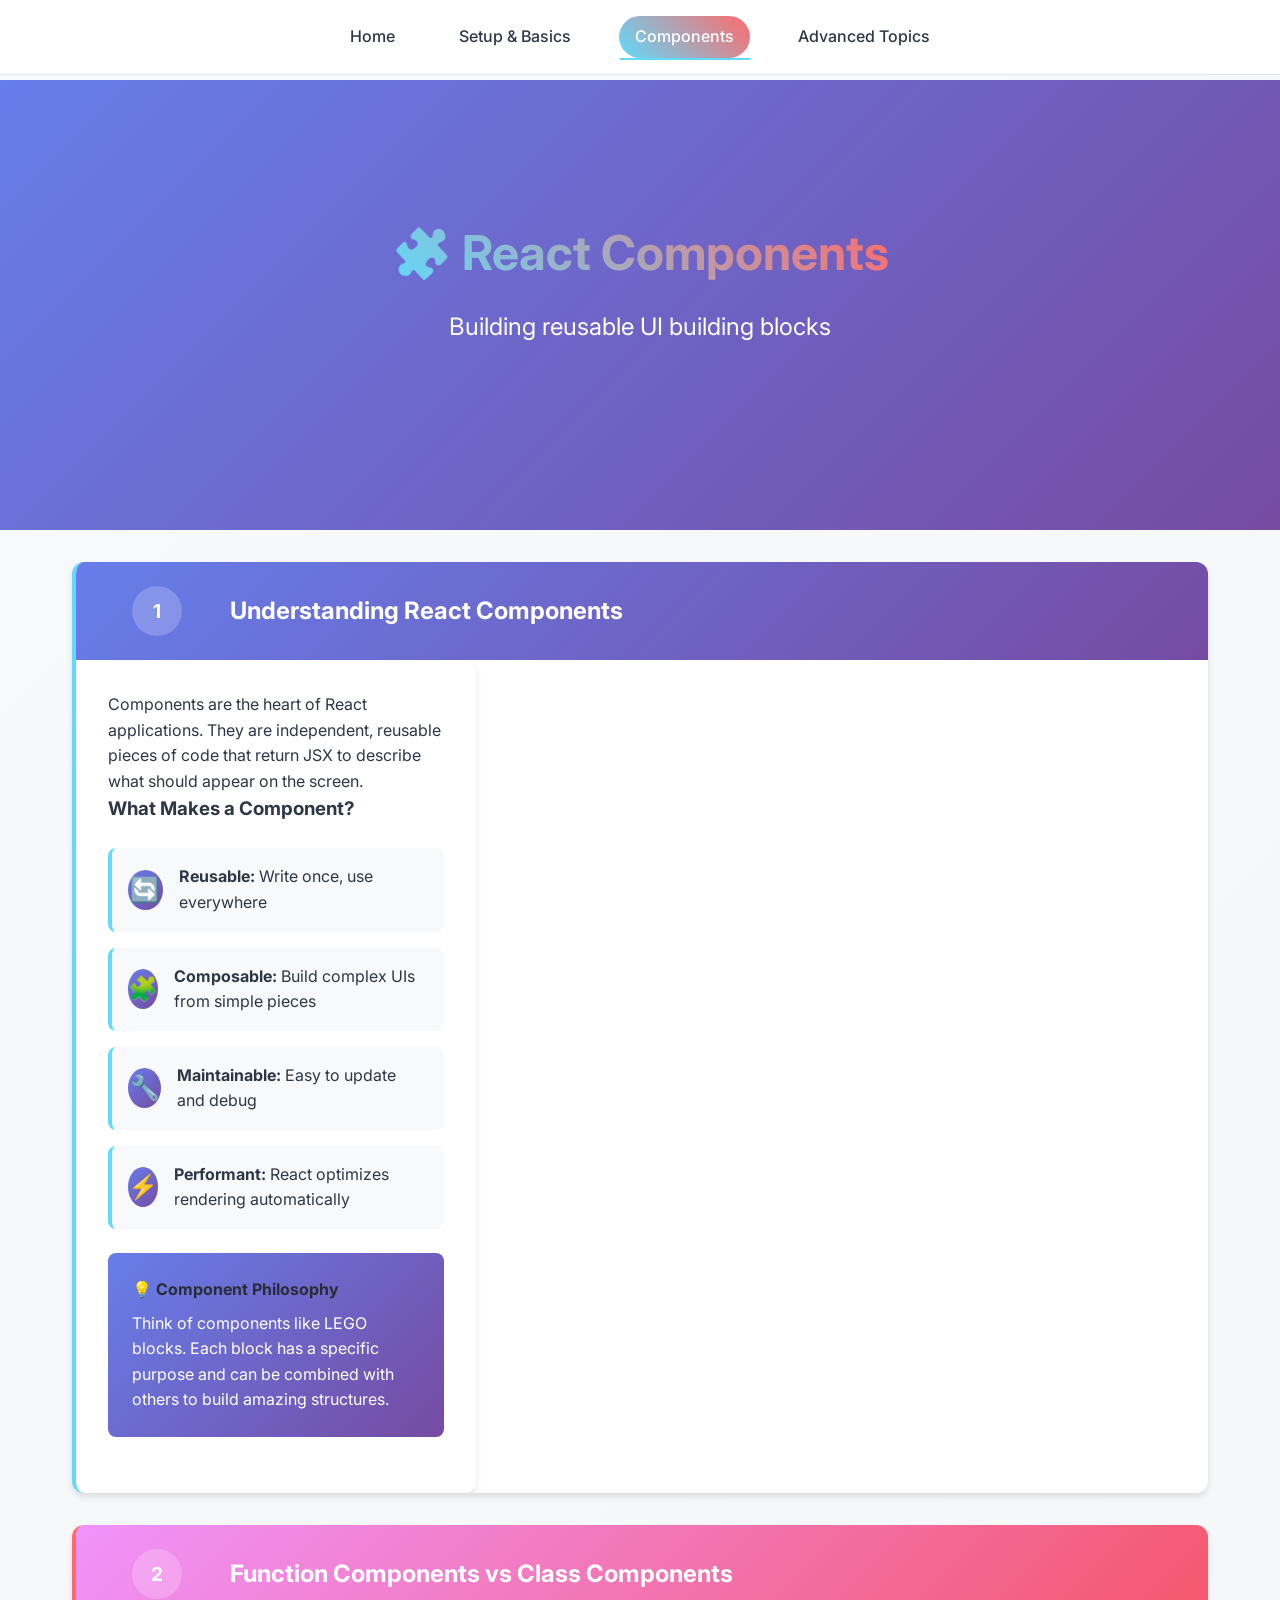
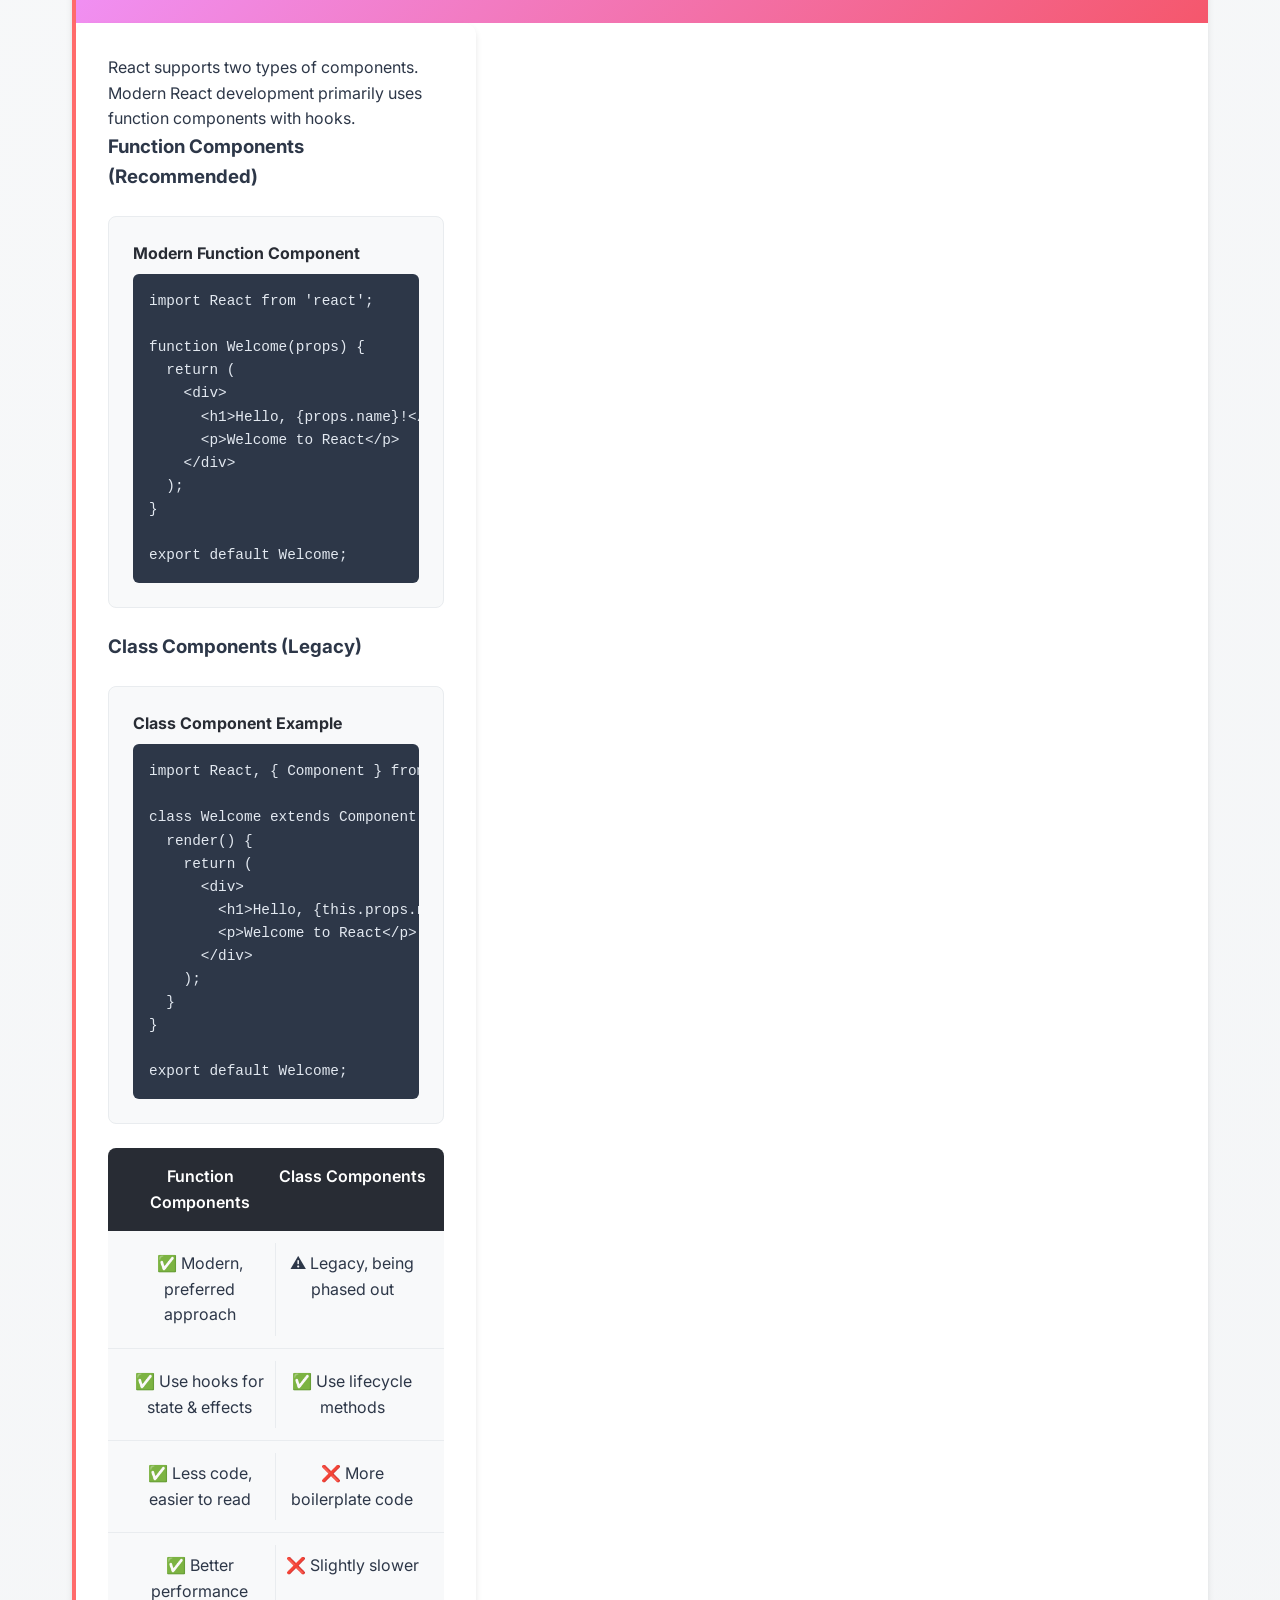
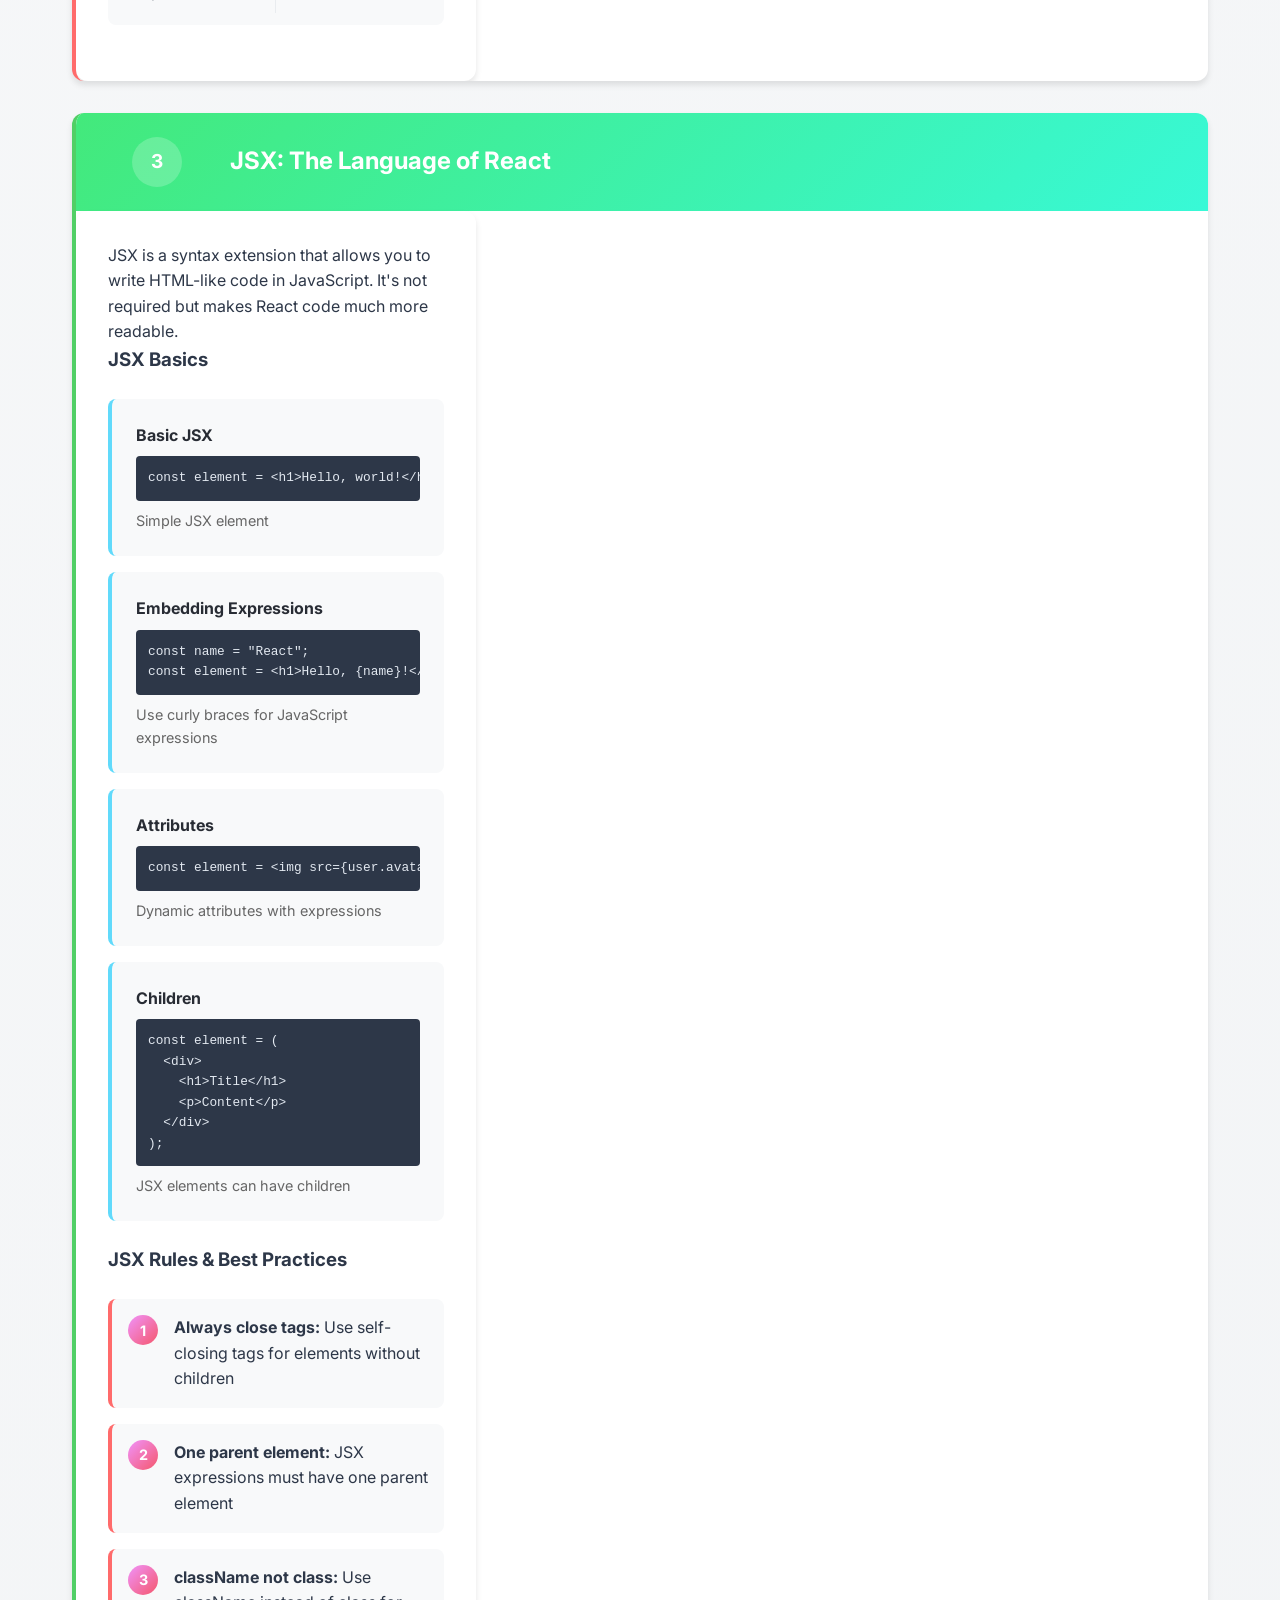
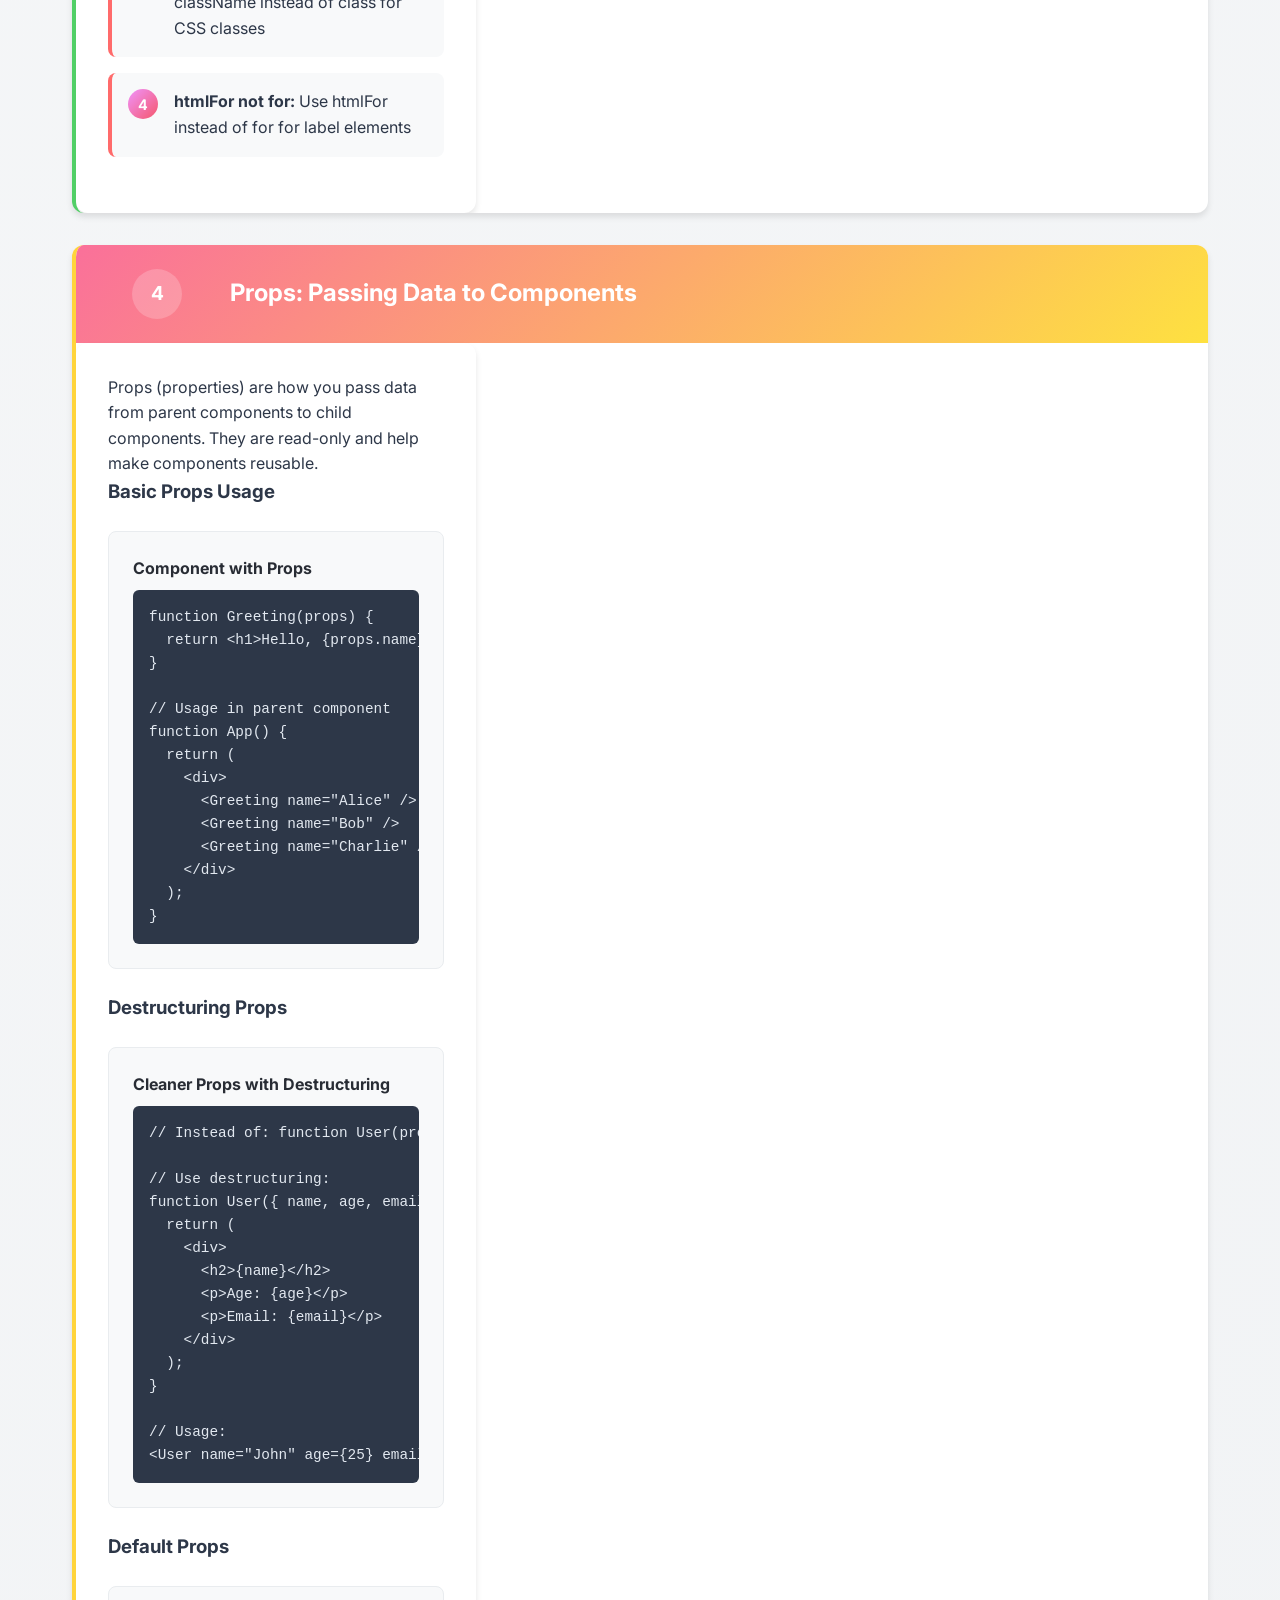
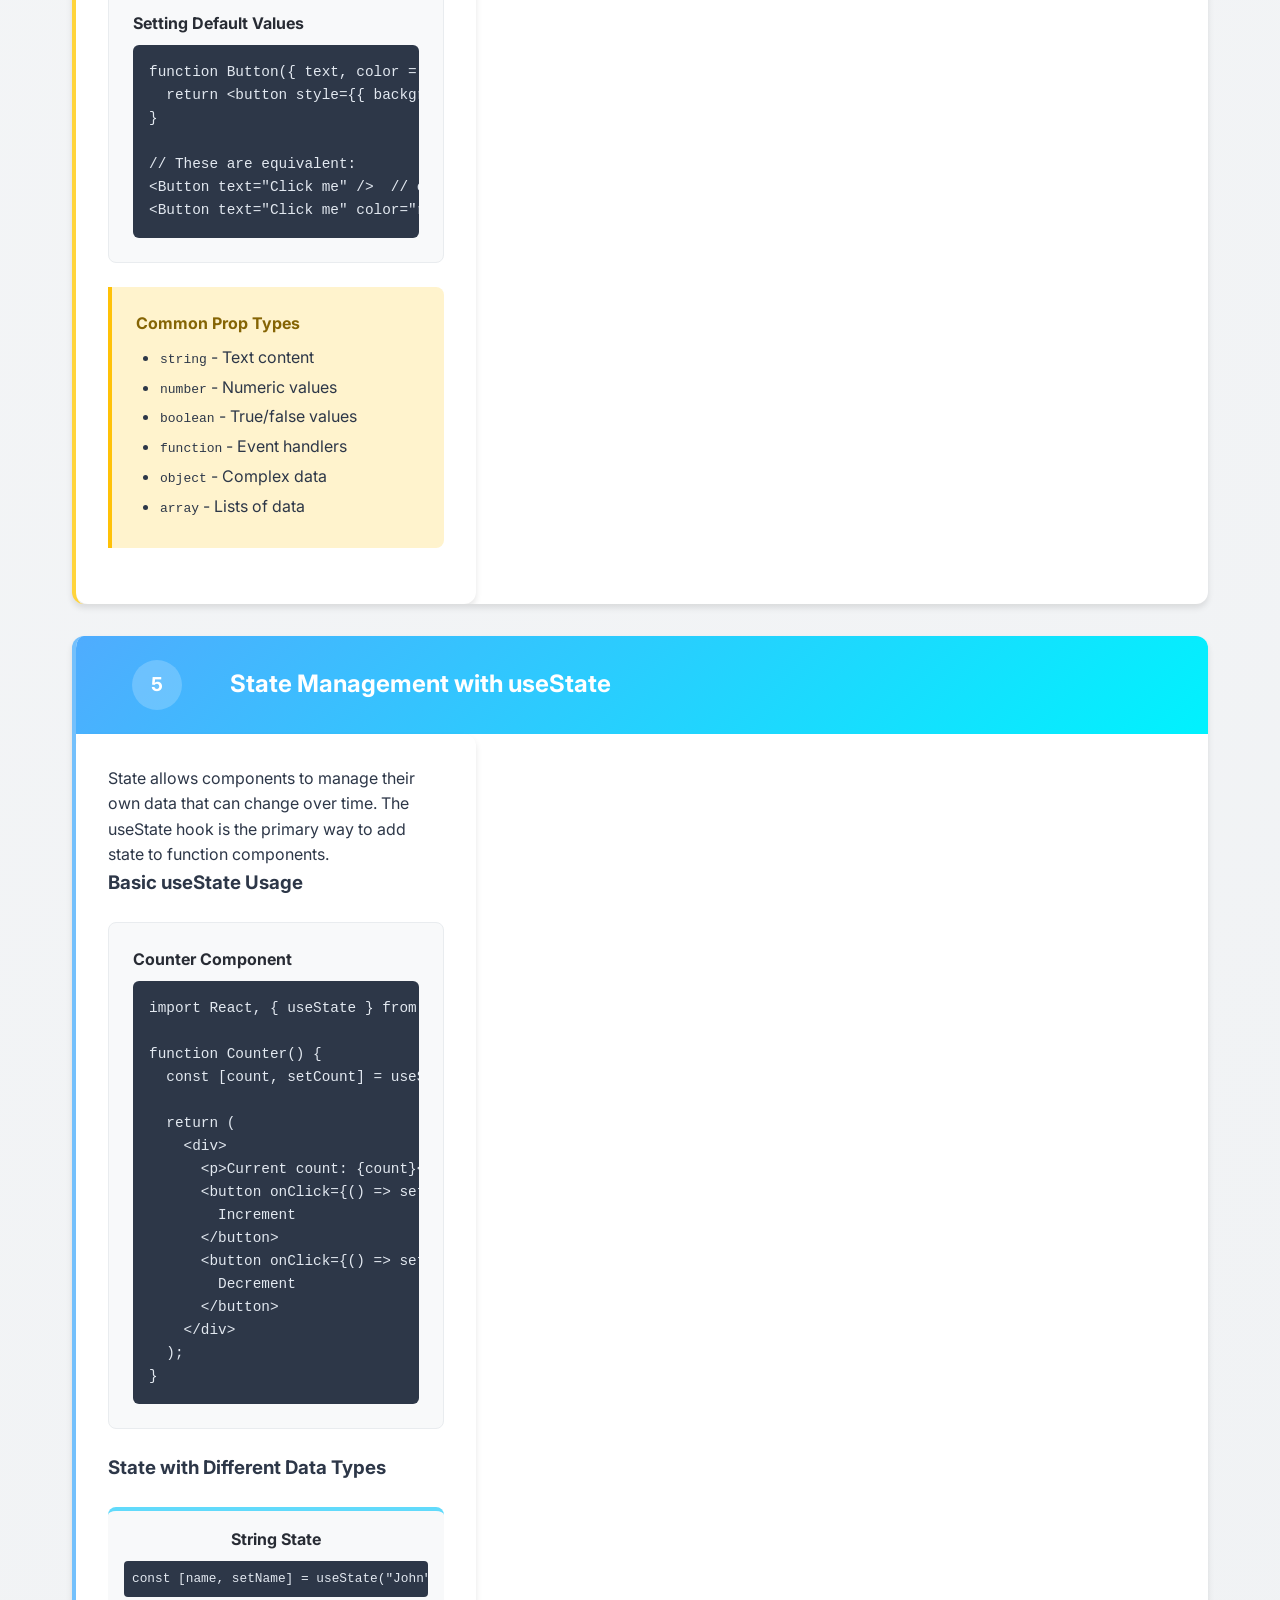
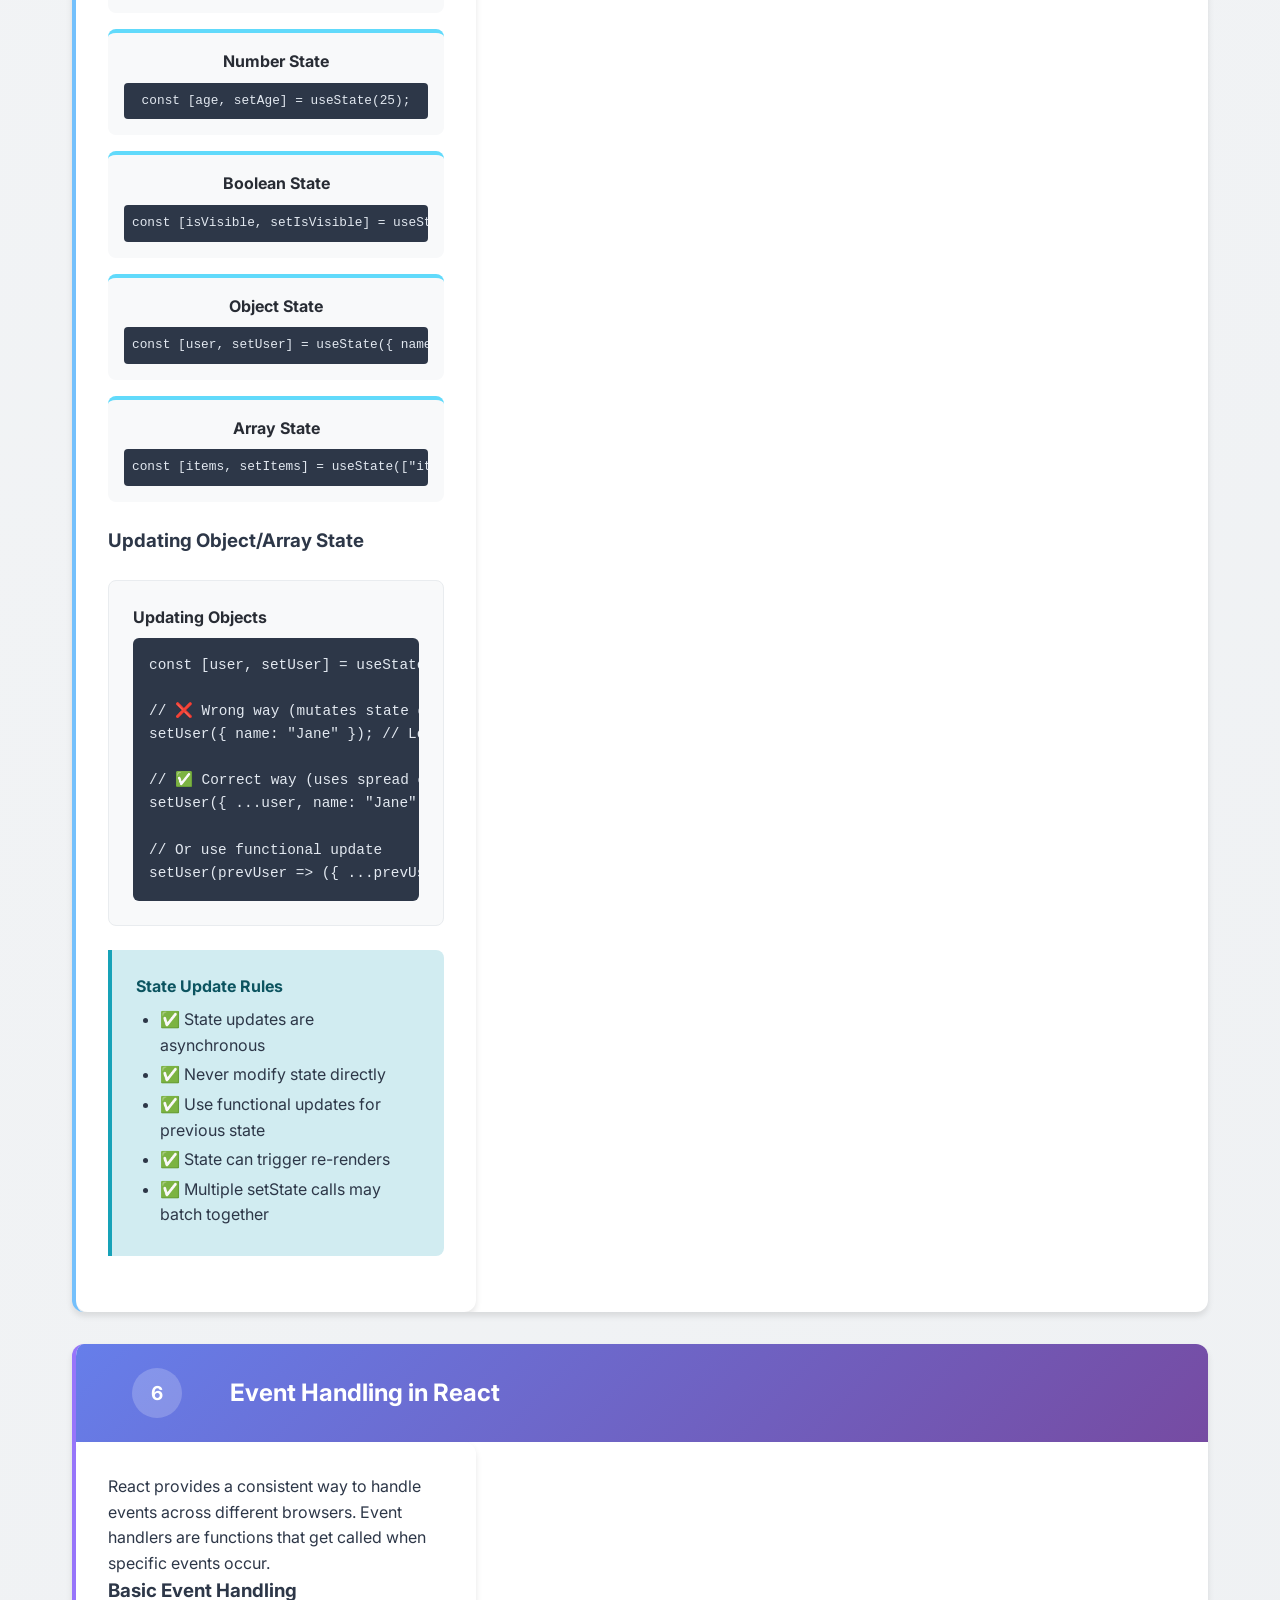
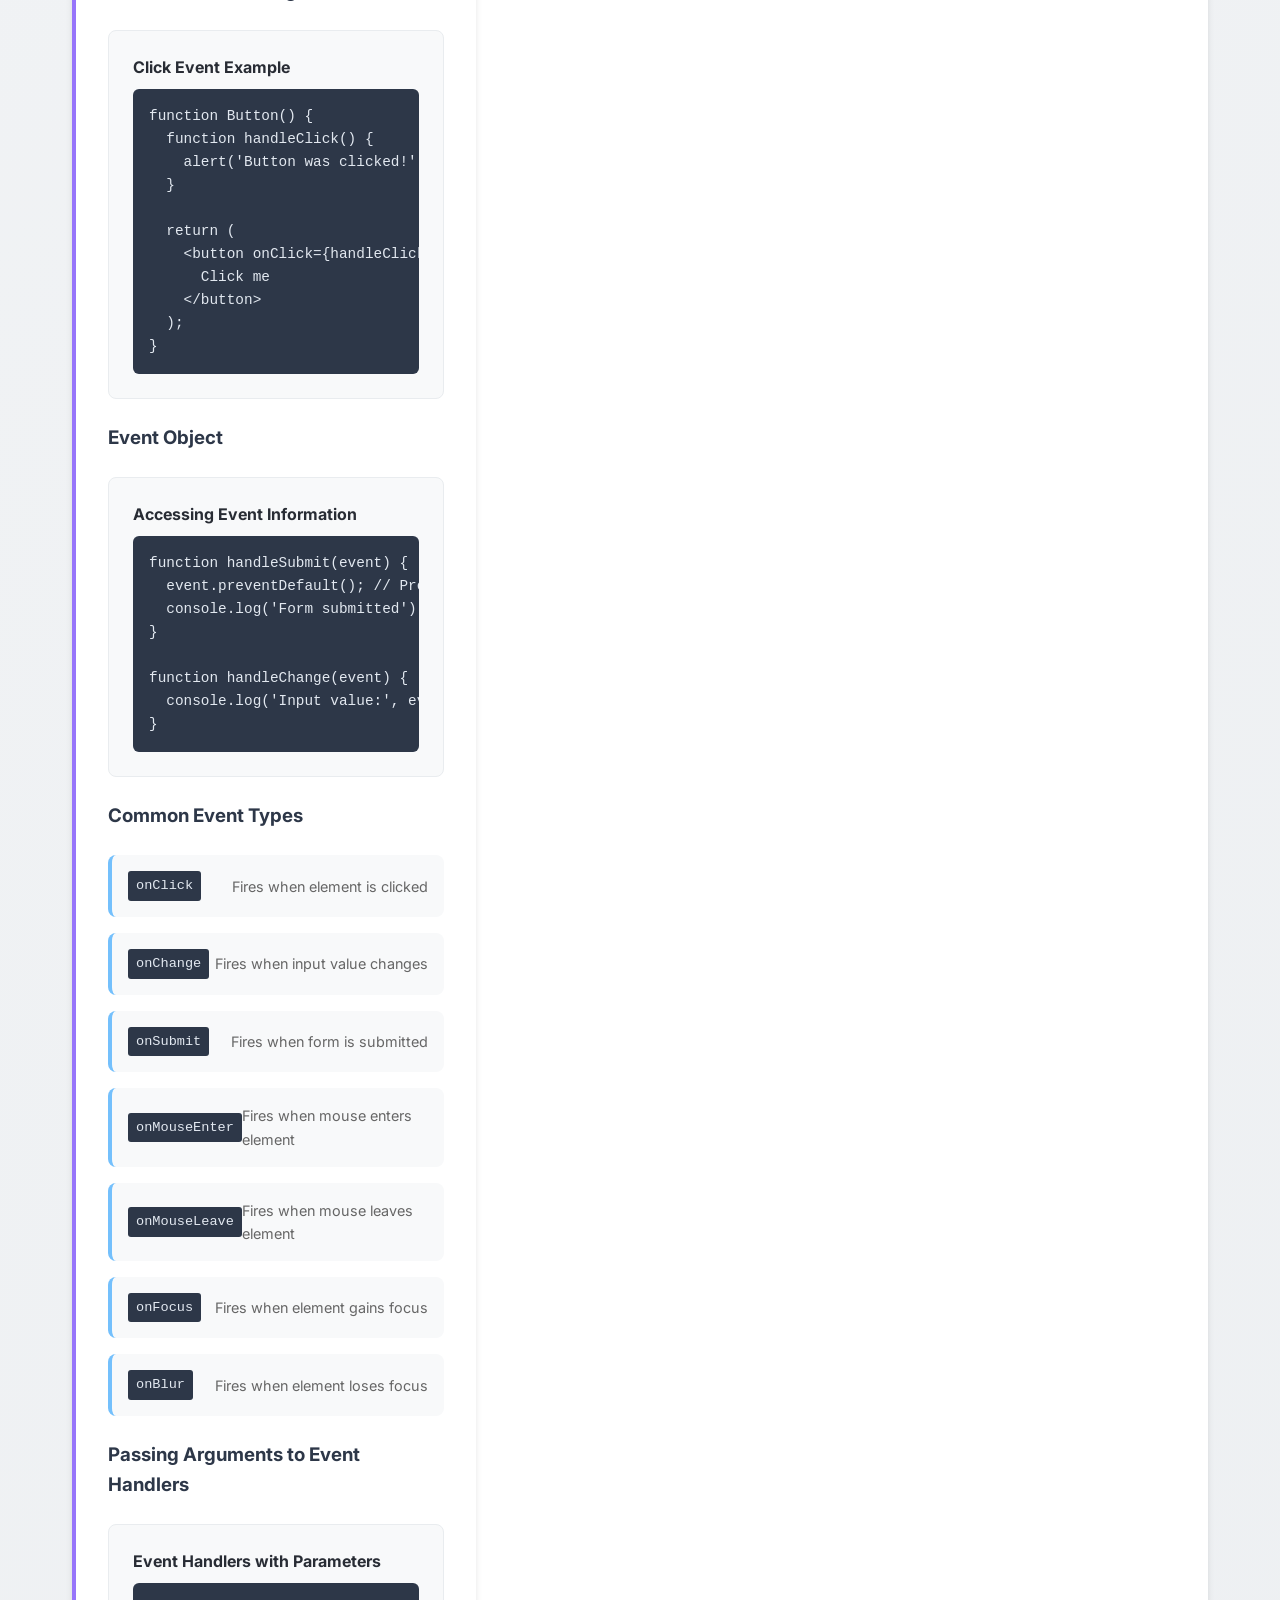
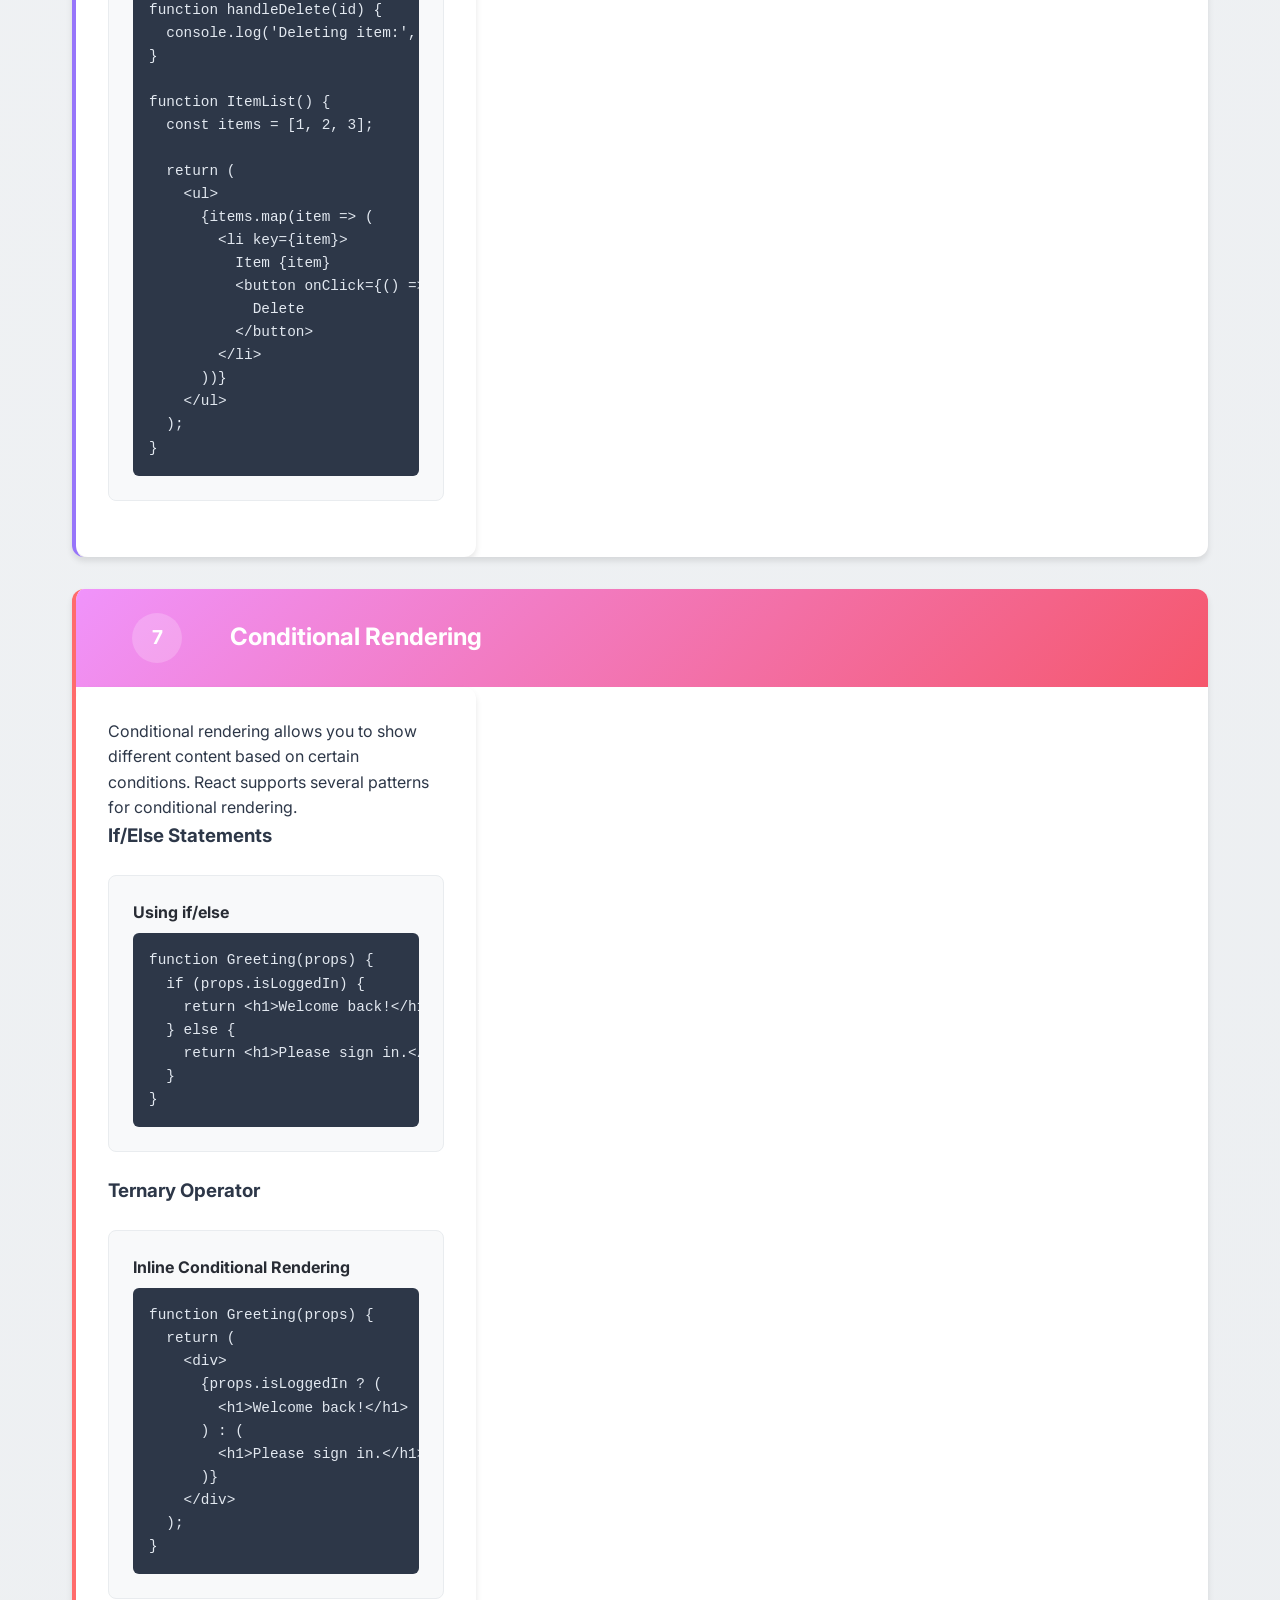
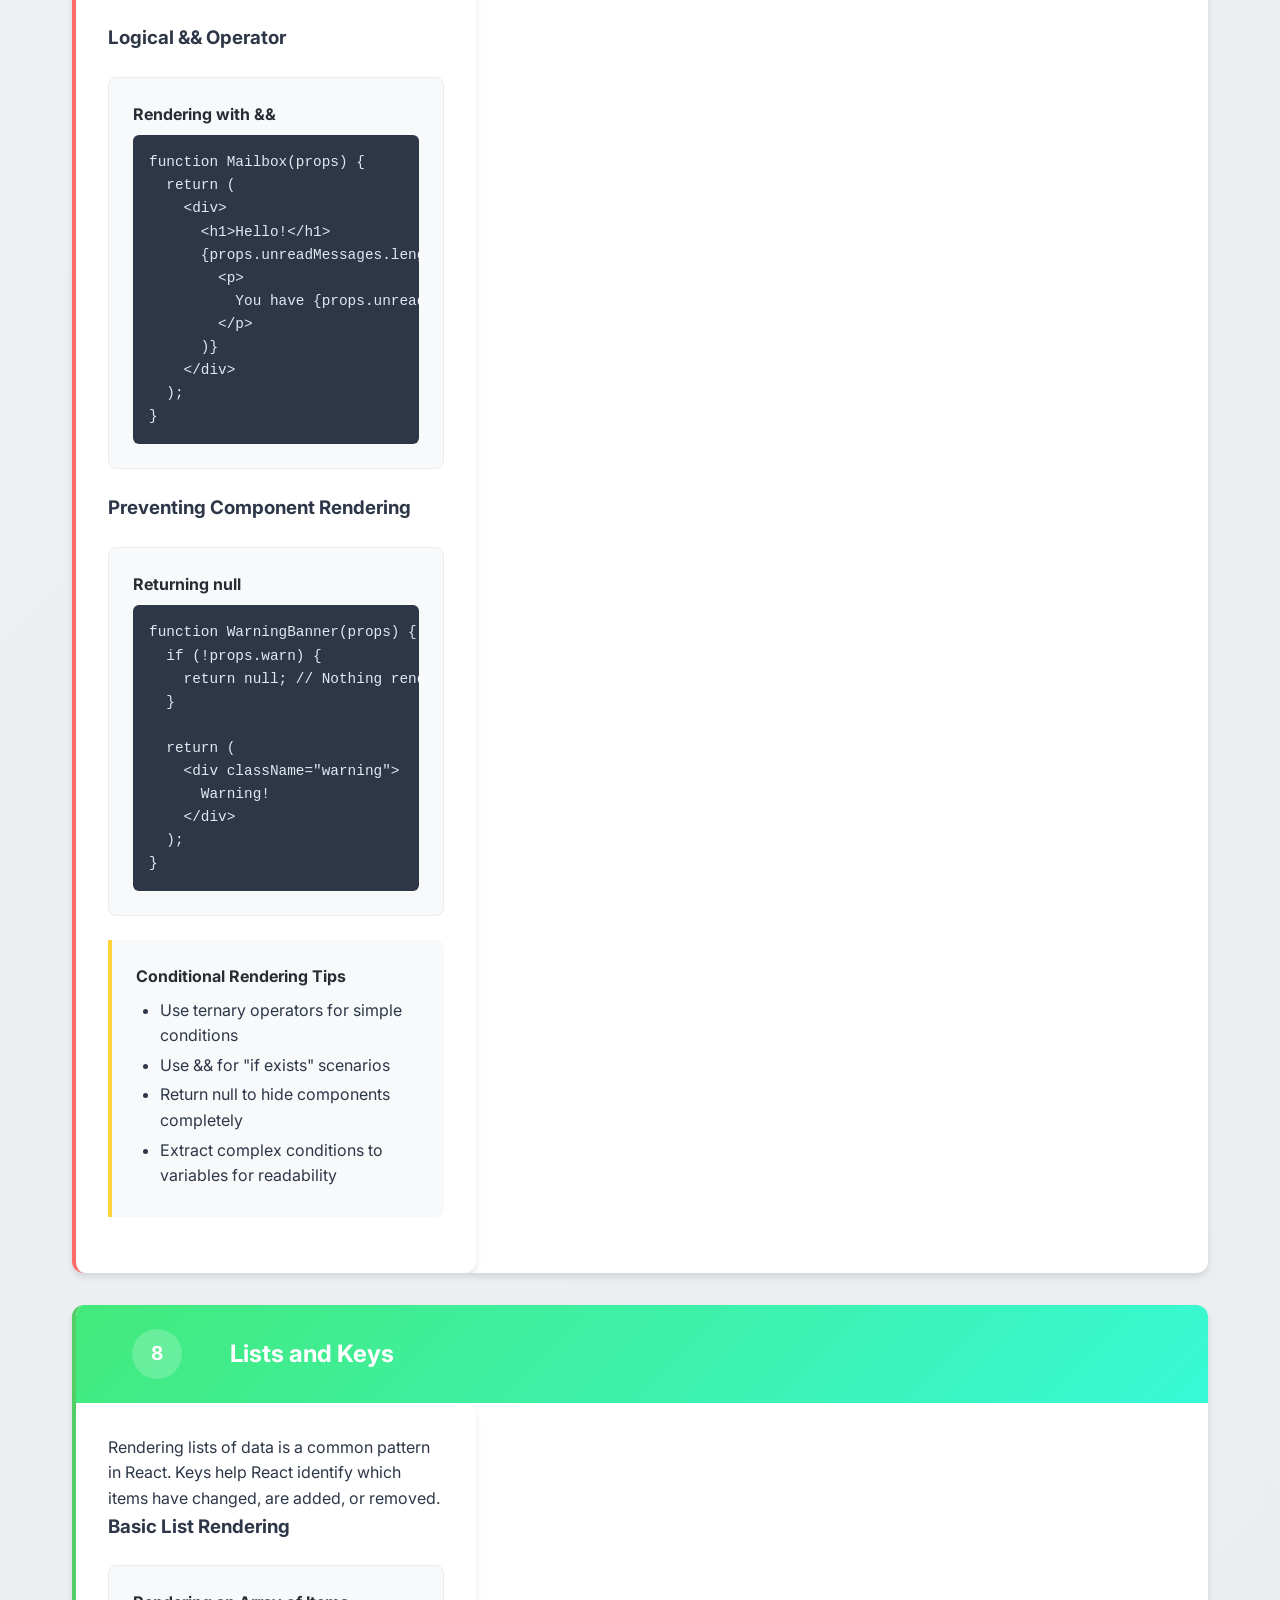
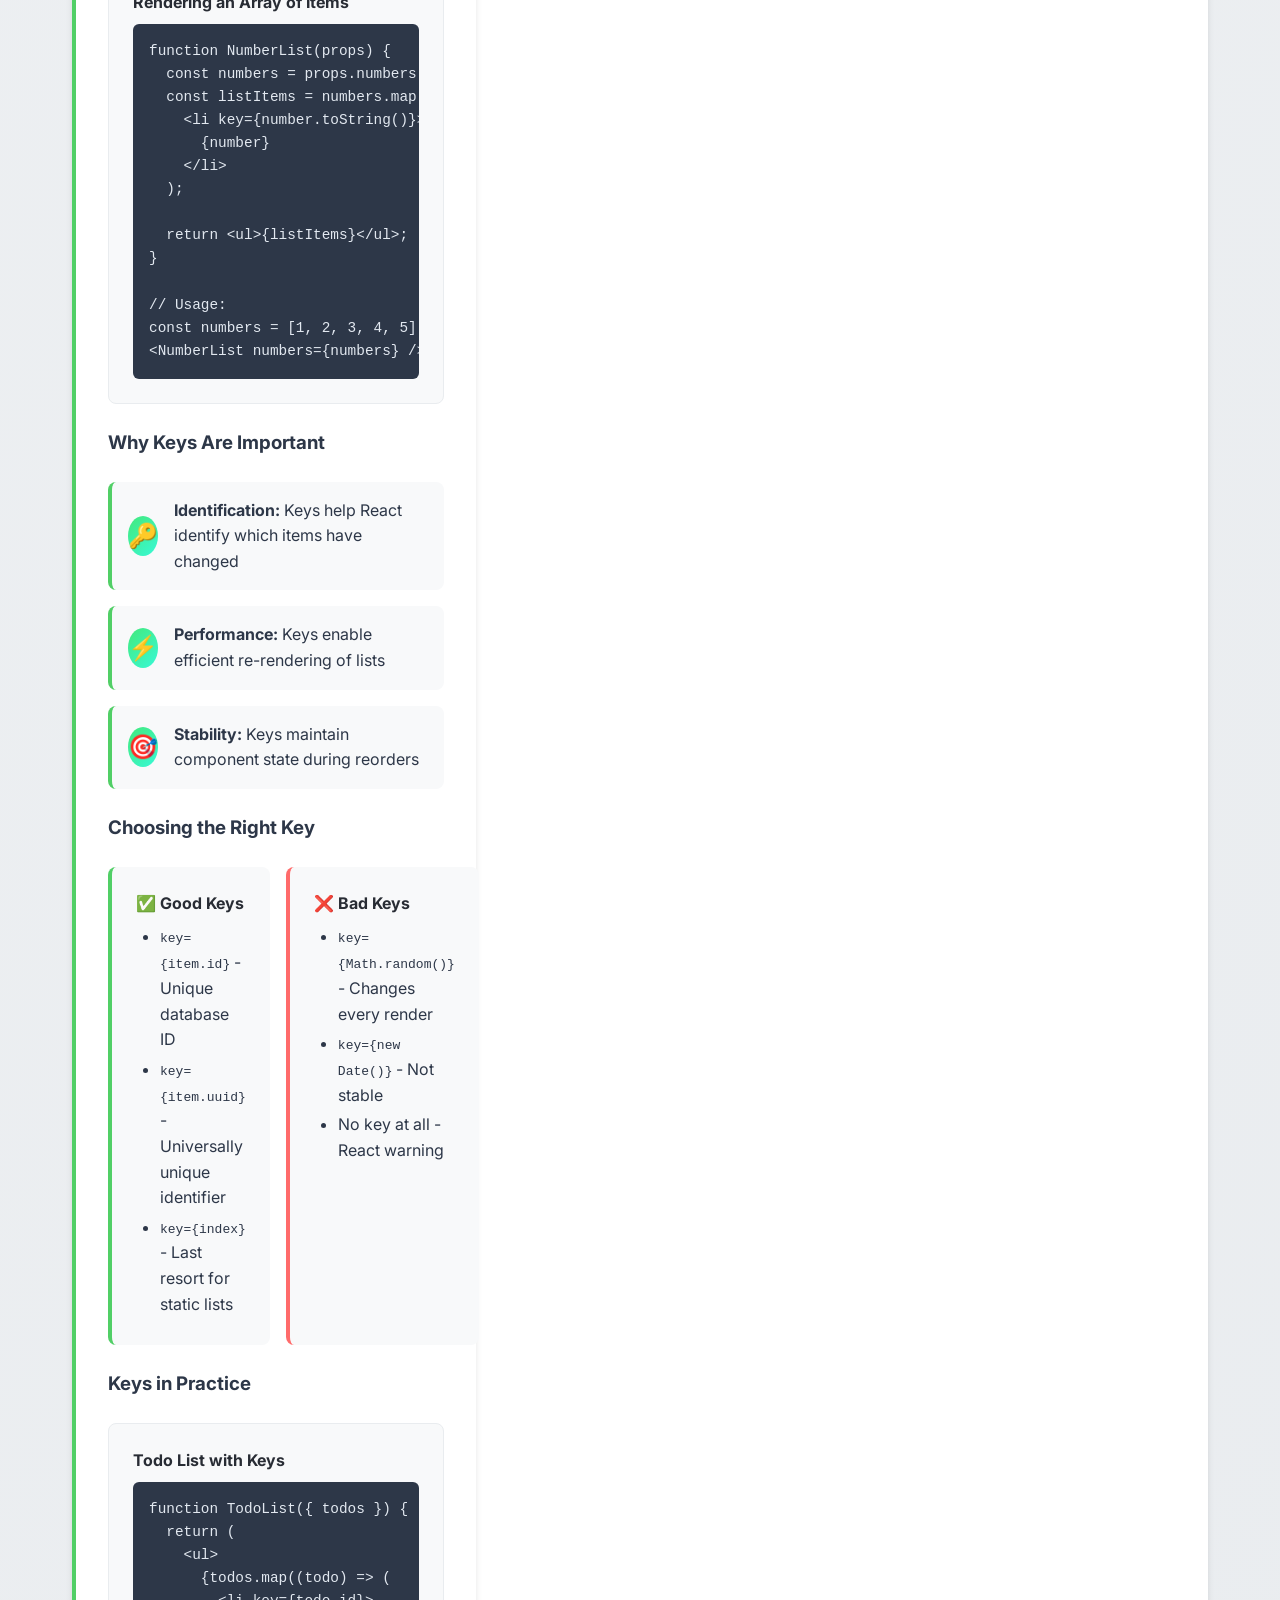
<file: 2.html>
<!DOCTYPE html>
<html lang="en">
<head>
    <meta charset="UTF-8">
    <meta name="viewport" content="width=device-width, initial-scale=1.0">
    <title>Components - React Developer Guide</title>
    <link href="https://fonts.googleapis.com/css2?family=Inter:wght@300;400;500;600;700&display=swap" rel="stylesheet">
    <link rel="stylesheet" href="styles.css">
</head>
<body>
    <nav class="main-nav animate-slide-down">
        <div class="nav-container">
            <a href="index.html" class="nav-link">Home</a>
            <a href="1.html" class="nav-link">Setup & Basics</a>
            <a href="2.html" class="nav-link active">Components</a>
            <a href="3.html" class="nav-link">Advanced Topics</a>
        </div>
    </nav>

    <main class="main-content">
        <section class="hero-section page-hero">
            <div class="hero-content">
                <h1 class="animate-fade-in">🧩 React Components</h1>
                <p class="animate-slide-up">Building reusable UI building blocks</p>
            </div>
        </section>

        <section class="content-section">
            <div class="container">
                <div class="step-card animate-scale-in" style="border-left: 4px solid #61dafb;">
                    <div class="step-header" style="background: var(--gradient-1);">
                        <span class="step-number">1</span>
                        <h2>Understanding React Components</h2>
                    </div>
                    <div class="step-content">
                        <p>Components are the heart of React applications. They are independent, reusable pieces of code that return JSX to describe what should appear on the screen.</p>

                        <h3>What Makes a Component?</h3>
                        <div class="component-benefits">
                            <div class="benefit-item">
                                <span class="benefit-icon">🔄</span>
                                <div>
                                    <strong>Reusable:</strong> Write once, use everywhere
                                </div>
                            </div>
                            <div class="benefit-item">
                                <span class="benefit-icon">🧩</span>
                                <div>
                                    <strong>Composable:</strong> Build complex UIs from simple pieces
                                </div>
                            </div>
                            <div class="benefit-item">
                                <span class="benefit-icon">🔧</span>
                                <div>
                                    <strong>Maintainable:</strong> Easy to update and debug
                                </div>
                            </div>
                            <div class="benefit-item">
                                <span class="benefit-icon">⚡</span>
                                <div>
                                    <strong>Performant:</strong> React optimizes rendering automatically
                                </div>
                            </div>
                        </div>

                        <div class="tip-box" style="background: var(--gradient-1);">
                            <h4>💡 Component Philosophy</h4>
                            <p>Think of components like LEGO blocks. Each block has a specific purpose and can be combined with others to build amazing structures.</p>
                        </div>
                    </div>
                </div>

                <div class="step-card animate-scale-in delay-1" style="border-left: 4px solid #ff6b6b;">
                    <div class="step-header" style="background: var(--gradient-2);">
                        <span class="step-number">2</span>
                        <h2>Function Components vs Class Components</h2>
                    </div>
                    <div class="step-content">
                        <p>React supports two types of components. Modern React development primarily uses function components with hooks.</p>

                        <h3>Function Components (Recommended)</h3>
                        <div class="code-block">
                            <h4>Modern Function Component</h4>
                            <pre><code>import React from 'react';

function Welcome(props) {
  return (
    &lt;div&gt;
      &lt;h1&gt;Hello, {props.name}!&lt;/h1&gt;
      &lt;p&gt;Welcome to React&lt;/p&gt;
    &lt;/div&gt;
  );
}

export default Welcome;</code></pre>
                        </div>

                        <h3>Class Components (Legacy)</h3>
                        <div class="code-block">
                            <h4>Class Component Example</h4>
                            <pre><code>import React, { Component } from 'react';

class Welcome extends Component {
  render() {
    return (
      &lt;div&gt;
        &lt;h1&gt;Hello, {this.props.name}!&lt;/h1&gt;
        &lt;p&gt;Welcome to React&lt;/p&gt;
      &lt;/div&gt;
    );
  }
}

export default Welcome;</code></pre>
                        </div>

                        <div class="comparison-table">
                            <div class="comparison-header">
                                <span>Function Components</span>
                                <span>Class Components</span>
                            </div>
                            <div class="comparison-row">
                                <span>✅ Modern, preferred approach</span>
                                <span>⚠️ Legacy, being phased out</span>
                            </div>
                            <div class="comparison-row">
                                <span>✅ Use hooks for state & effects</span>
                                <span>✅ Use lifecycle methods</span>
                            </div>
                            <div class="comparison-row">
                                <span>✅ Less code, easier to read</span>
                                <span>❌ More boilerplate code</span>
                            </div>
                            <div class="comparison-row">
                                <span>✅ Better performance</span>
                                <span>❌ Slightly slower</span>
                            </div>
                        </div>
                    </div>
                </div>

                <div class="step-card animate-scale-in delay-2" style="border-left: 4px solid #51cf66;">
                    <div class="step-header" style="background: var(--gradient-4);">
                        <span class="step-number">3</span>
                        <h2>JSX: The Language of React</h2>
                    </div>
                    <div class="step-content">
                        <p>JSX is a syntax extension that allows you to write HTML-like code in JavaScript. It's not required but makes React code much more readable.</p>

                        <h3>JSX Basics</h3>
                        <div class="jsx-examples-grid">
                            <div class="jsx-example">
                                <h4>Basic JSX</h4>
                                <pre><code>const element = &lt;h1&gt;Hello, world!&lt;/h1&gt;;</code></pre>
                                <p>Simple JSX element</p>
                            </div>
                            <div class="jsx-example">
                                <h4>Embedding Expressions</h4>
                                <pre><code>const name = "React";
const element = &lt;h1&gt;Hello, {name}!&lt;/h1&gt;;</code></pre>
                                <p>Use curly braces for JavaScript expressions</p>
                            </div>
                            <div class="jsx-example">
                                <h4>Attributes</h4>
                                <pre><code>const element = &lt;img src={user.avatarUrl} /&gt;;</code></pre>
                                <p>Dynamic attributes with expressions</p>
                            </div>
                            <div class="jsx-example">
                                <h4>Children</h4>
                                <pre><code>const element = (
  &lt;div&gt;
    &lt;h1&gt;Title&lt;/h1&gt;
    &lt;p&gt;Content&lt;/p&gt;
  &lt;/div&gt;
);</code></pre>
                                <p>JSX elements can have children</p>
                            </div>
                        </div>

                        <h3>JSX Rules & Best Practices</h3>
                        <div class="jsx-rules">
                            <div class="rule-item">
                                <span class="rule-number">1</span>
                                <div>
                                    <strong>Always close tags:</strong> Use self-closing tags for elements without children
                                </div>
                            </div>
                            <div class="rule-item">
                                <span class="rule-number">2</span>
                                <div>
                                    <strong>One parent element:</strong> JSX expressions must have one parent element
                                </div>
                            </div>
                            <div class="rule-item">
                                <span class="rule-number">3</span>
                                <div>
                                    <strong>className not class:</strong> Use className instead of class for CSS classes
                                </div>
                            </div>
                            <div class="rule-item">
                                <span class="rule-number">4</span>
                                <div>
                                    <strong>htmlFor not for:</strong> Use htmlFor instead of for for label elements
                                </div>
                            </div>
                        </div>
                    </div>
                </div>

                <div class="step-card animate-scale-in" style="border-left: 4px solid #ffd43b;">
                    <div class="step-header" style="background: var(--gradient-5);">
                        <span class="step-number">4</span>
                        <h2>Props: Passing Data to Components</h2>
                    </div>
                    <div class="step-content">
                        <p>Props (properties) are how you pass data from parent components to child components. They are read-only and help make components reusable.</p>

                        <h3>Basic Props Usage</h3>
                        <div class="code-block">
                            <h4>Component with Props</h4>
                            <pre><code>function Greeting(props) {
  return &lt;h1&gt;Hello, {props.name}!&lt;/h1&gt;;
}

// Usage in parent component
function App() {
  return (
    &lt;div&gt;
      &lt;Greeting name="Alice" /&gt;
      &lt;Greeting name="Bob" /&gt;
      &lt;Greeting name="Charlie" /&gt;
    &lt;/div&gt;
  );
}</code></pre>
                        </div>

                        <h3>Destructuring Props</h3>
                        <div class="code-block">
                            <h4>Cleaner Props with Destructuring</h4>
                            <pre><code>// Instead of: function User(props) { return &lt;div&gt;{props.name}&lt;/div&gt;; }

// Use destructuring:
function User({ name, age, email }) {
  return (
    &lt;div&gt;
      &lt;h2&gt;{name}&lt;/h2&gt;
      &lt;p&gt;Age: {age}&lt;/p&gt;
      &lt;p&gt;Email: {email}&lt;/p&gt;
    &lt;/div&gt;
  );
}

// Usage:
&lt;User name="John" age={25} email="john@example.com" /&gt;</code></pre>
                        </div>

                        <h3>Default Props</h3>
                        <div class="code-block">
                            <h4>Setting Default Values</h4>
                            <pre><code>function Button({ text, color = "blue" }) {
  return &lt;button style={{ backgroundColor: color }}&gt;{text}&lt;/button&gt;;
}

// These are equivalent:
&lt;Button text="Click me" /&gt;  // color = "blue"
&lt;Button text="Click me" color="red" /&gt;  // color = "red"</code></pre>
                        </div>

                        <div class="props-types">
                            <h4>Common Prop Types</h4>
                            <ul>
                                <li><code>string</code> - Text content</li>
                                <li><code>number</code> - Numeric values</li>
                                <li><code>boolean</code> - True/false values</li>
                                <li><code>function</code> - Event handlers</li>
                                <li><code>object</code> - Complex data</li>
                                <li><code>array</code> - Lists of data</li>
                            </ul>
                        </div>
                    </div>
                </div>

                <div class="step-card animate-scale-in delay-1" style="border-left: 4px solid #74c0fc;">
                    <div class="step-header" style="background: var(--gradient-3);">
                        <span class="step-number">5</span>
                        <h2>State Management with useState</h2>
                    </div>
                    <div class="step-content">
                        <p>State allows components to manage their own data that can change over time. The useState hook is the primary way to add state to function components.</p>

                        <h3>Basic useState Usage</h3>
                        <div class="code-block">
                            <h4>Counter Component</h4>
                            <pre><code>import React, { useState } from 'react';

function Counter() {
  const [count, setCount] = useState(0);

  return (
    &lt;div&gt;
      &lt;p&gt;Current count: {count}&lt;/p&gt;
      &lt;button onClick={() =&gt; setCount(count + 1)}&gt;
        Increment
      &lt;/button&gt;
      &lt;button onClick={() =&gt; setCount(count - 1)}&gt;
        Decrement
      &lt;/button&gt;
    &lt;/div&gt;
  );
}</code></pre>
                        </div>

                        <h3>State with Different Data Types</h3>
                        <div class="state-examples">
                            <div class="state-example">
                                <h4>String State</h4>
                                <pre><code>const [name, setName] = useState("John");</code></pre>
                            </div>
                            <div class="state-example">
                                <h4>Number State</h4>
                                <pre><code>const [age, setAge] = useState(25);</code></pre>
                            </div>
                            <div class="state-example">
                                <h4>Boolean State</h4>
                                <pre><code>const [isVisible, setIsVisible] = useState(true);</code></pre>
                            </div>
                            <div class="state-example">
                                <h4>Object State</h4>
                                <pre><code>const [user, setUser] = useState({ name: "John", age: 25 });</code></pre>
                            </div>
                            <div class="state-example">
                                <h4>Array State</h4>
                                <pre><code>const [items, setItems] = useState(["item1", "item2"]);</code></pre>
                            </div>
                        </div>

                        <h3>Updating Object/Array State</h3>
                        <div class="code-block">
                            <h4>Updating Objects</h4>
                            <pre><code>const [user, setUser] = useState({ name: "John", age: 25 });

// ❌ Wrong way (mutates state directly)
setUser({ name: "Jane" }); // Loses age property

// ✅ Correct way (uses spread operator)
setUser({ ...user, name: "Jane" }); // Preserves age

// Or use functional update
setUser(prevUser =&gt; ({ ...prevUser, name: "Jane" }));</code></pre>
                        </div>

                        <div class="state-rules">
                            <h4>State Update Rules</h4>
                            <ul>
                                <li>✅ State updates are asynchronous</li>
                                <li>✅ Never modify state directly</li>
                                <li>✅ Use functional updates for previous state</li>
                                <li>✅ State can trigger re-renders</li>
                                <li>✅ Multiple setState calls may batch together</li>
                            </ul>
                        </div>
                    </div>
                </div>

                <div class="step-card animate-scale-in delay-2" style="border-left: 4px solid #9775fa;">
                    <div class="step-header" style="background: var(--gradient-1);">
                        <span class="step-number">6</span>
                        <h2>Event Handling in React</h2>
                    </div>
                    <div class="step-content">
                        <p>React provides a consistent way to handle events across different browsers. Event handlers are functions that get called when specific events occur.</p>

                        <h3>Basic Event Handling</h3>
                        <div class="code-block">
                            <h4>Click Event Example</h4>
                            <pre><code>function Button() {
  function handleClick() {
    alert('Button was clicked!');
  }

  return (
    &lt;button onClick={handleClick}&gt;
      Click me
    &lt;/button&gt;
  );
}</code></pre>
                        </div>

                        <h3>Event Object</h3>
                        <div class="code-block">
                            <h4>Accessing Event Information</h4>
                            <pre><code>function handleSubmit(event) {
  event.preventDefault(); // Prevents page reload
  console.log('Form submitted');
}

function handleChange(event) {
  console.log('Input value:', event.target.value);
}</code></pre>
                        </div>

                        <h3>Common Event Types</h3>
                        <div class="event-types">
                            <div class="event-type">
                                <code>onClick</code>
                                <span>Fires when element is clicked</span>
                            </div>
                            <div class="event-type">
                                <code>onChange</code>
                                <span>Fires when input value changes</span>
                            </div>
                            <div class="event-type">
                                <code>onSubmit</code>
                                <span>Fires when form is submitted</span>
                            </div>
                            <div class="event-type">
                                <code>onMouseEnter</code>
                                <span>Fires when mouse enters element</span>
                            </div>
                            <div class="event-type">
                                <code>onMouseLeave</code>
                                <span>Fires when mouse leaves element</span>
                            </div>
                            <div class="event-type">
                                <code>onFocus</code>
                                <span>Fires when element gains focus</span>
                            </div>
                            <div class="event-type">
                                <code>onBlur</code>
                                <span>Fires when element loses focus</span>
                            </div>
                        </div>

                        <h3>Passing Arguments to Event Handlers</h3>
                        <div class="code-block">
                            <h4>Event Handlers with Parameters</h4>
                            <pre><code>function handleDelete(id) {
  console.log('Deleting item:', id);
}

function ItemList() {
  const items = [1, 2, 3];

  return (
    &lt;ul&gt;
      {items.map(item =&gt; (
        &lt;li key={item}&gt;
          Item {item}
          &lt;button onClick={() =&gt; handleDelete(item)}&gt;
            Delete
          &lt;/button&gt;
        &lt;/li&gt;
      ))}
    &lt;/ul&gt;
  );
}</code></pre>
                        </div>
                    </div>
                </div>

                <div class="step-card animate-scale-in" style="border-left: 4px solid #ff6b6b;">
                    <div class="step-header" style="background: var(--gradient-2);">
                        <span class="step-number">7</span>
                        <h2>Conditional Rendering</h2>
                    </div>
                    <div class="step-content">
                        <p>Conditional rendering allows you to show different content based on certain conditions. React supports several patterns for conditional rendering.</p>

                        <h3>If/Else Statements</h3>
                        <div class="code-block">
                            <h4>Using if/else</h4>
                            <pre><code>function Greeting(props) {
  if (props.isLoggedIn) {
    return &lt;h1&gt;Welcome back!&lt;/h1&gt;;
  } else {
    return &lt;h1&gt;Please sign in.&lt;/h1&gt;;
  }
}</code></pre>
                        </div>

                        <h3>Ternary Operator</h3>
                        <div class="code-block">
                            <h4>Inline Conditional Rendering</h4>
                            <pre><code>function Greeting(props) {
  return (
    &lt;div&gt;
      {props.isLoggedIn ? (
        &lt;h1&gt;Welcome back!&lt;/h1&gt;
      ) : (
        &lt;h1&gt;Please sign in.&lt;/h1&gt;
      )}
    &lt;/div&gt;
  );
}</code></pre>
                        </div>

                        <h3>Logical && Operator</h3>
                        <div class="code-block">
                            <h4>Rendering with &&</h4>
                            <pre><code>function Mailbox(props) {
  return (
    &lt;div&gt;
      &lt;h1&gt;Hello!&lt;/h1&gt;
      {props.unreadMessages.length &gt; 0 && (
        &lt;p&gt;
          You have {props.unreadMessages.length} unread messages.
        &lt;/p&gt;
      )}
    &lt;/div&gt;
  );
}</code></pre>
                        </div>

                        <h3>Preventing Component Rendering</h3>
                        <div class="code-block">
                            <h4>Returning null</h4>
                            <pre><code>function WarningBanner(props) {
  if (!props.warn) {
    return null; // Nothing renders
  }

  return (
    &lt;div className="warning"&gt;
      Warning!
    &lt;/div&gt;
  );
}</code></pre>
                        </div>

                        <div class="conditional-tips">
                            <h4>Conditional Rendering Tips</h4>
                            <ul>
                                <li>Use ternary operators for simple conditions</li>
                                <li>Use && for "if exists" scenarios</li>
                                <li>Return null to hide components completely</li>
                                <li>Extract complex conditions to variables for readability</li>
                            </ul>
                        </div>
                    </div>
                </div>

                <div class="step-card animate-scale-in delay-1" style="border-left: 4px solid #51cf66;">
                    <div class="step-header" style="background: var(--gradient-4);">
                        <span class="step-number">8</span>
                        <h2>Lists and Keys</h2>
                    </div>
                    <div class="step-content">
                        <p>Rendering lists of data is a common pattern in React. Keys help React identify which items have changed, are added, or removed.</p>

                        <h3>Basic List Rendering</h3>
                        <div class="code-block">
                            <h4>Rendering an Array of Items</h4>
                            <pre><code>function NumberList(props) {
  const numbers = props.numbers;
  const listItems = numbers.map((number) =&gt;
    &lt;li key={number.toString()}&gt;
      {number}
    &lt;/li&gt;
  );

  return &lt;ul&gt;{listItems}&lt;/ul&gt;;
}

// Usage:
const numbers = [1, 2, 3, 4, 5];
&lt;NumberList numbers={numbers} /&gt;</code></pre>
                        </div>

                        <h3>Why Keys Are Important</h3>
                        <div class="keys-explanation">
                            <div class="key-benefit">
                                <span class="key-icon">🔑</span>
                                <div>
                                    <strong>Identification:</strong> Keys help React identify which items have changed
                                </div>
                            </div>
                            <div class="key-benefit">
                                <span class="key-icon">⚡</span>
                                <div>
                                    <strong>Performance:</strong> Keys enable efficient re-rendering of lists
                                </div>
                            </div>
                            <div class="key-benefit">
                                <span class="key-icon">🎯</span>
                                <div>
                                    <strong>Stability:</strong> Keys maintain component state during reorders
                                </div>
                            </div>
                        </div>

                        <h3>Choosing the Right Key</h3>
                        <div class="key-examples">
                            <div class="key-example good">
                                <h4>✅ Good Keys</h4>
                                <ul>
                                    <li><code>key={item.id}</code> - Unique database ID</li>
                                    <li><code>key={item.uuid}</code> - Universally unique identifier</li>
                                    <li><code>key={index}</code> - Last resort for static lists</li>
                                </ul>
                            </div>
                            <div class="key-example bad">
                                <h4>❌ Bad Keys</h4>
                                <ul>
                                    <li><code>key={Math.random()}</code> - Changes every render</li>
                                    <li><code>key={new Date()}</code> - Not stable</li>
                                    <li>No key at all - React warning</li>
                                </ul>
                            </div>
                        </div>

                        <h3>Keys in Practice</h3>
                        <div class="code-block">
                            <h4>Todo List with Keys</h4>
                            <pre><code>function TodoList({ todos }) {
  return (
    &lt;ul&gt;
      {todos.map((todo) =&gt; (
        &lt;li key={todo.id}&gt;
          {todo.text}
        &lt;/li&gt;
      ))}
    &lt;/ul&gt;
  );
}

const todos = [
  { id: 1, text: 'Learn React' },
  { id: 2, text: 'Build an app' },
  { id: 3, text: 'Deploy to production' }
];</code></pre>
                        </div>
                    </div>
                </div>
            </div>
        </section>
                                <code>useEffect(() => { return () => { /* cleanup */ } }, [])</code>
                            </div>
                        </div>
                    </div>
                </div>
            </div>
        </section>

        <section class="cta-section">
            <div class="container">
                <div class="cta-card animate-pulse">
                    <h3>Ready for Advanced Topics?</h3>
                    <p>Now that you understand components, let's explore advanced React concepts!</p>
                    <a href="3.html" class="cta-button">Next: Advanced Topics →</a>
                </div>
            </div>
        </section>
    </main>

    <footer class="footer">
        <div class="container">
            <p>&copy; 2024 React Developer Guide. Built with ❤️ for beginners.</p>
        </div>
    </footer>

    <script src="animations.js"></script>
</body>
</html>
</file>
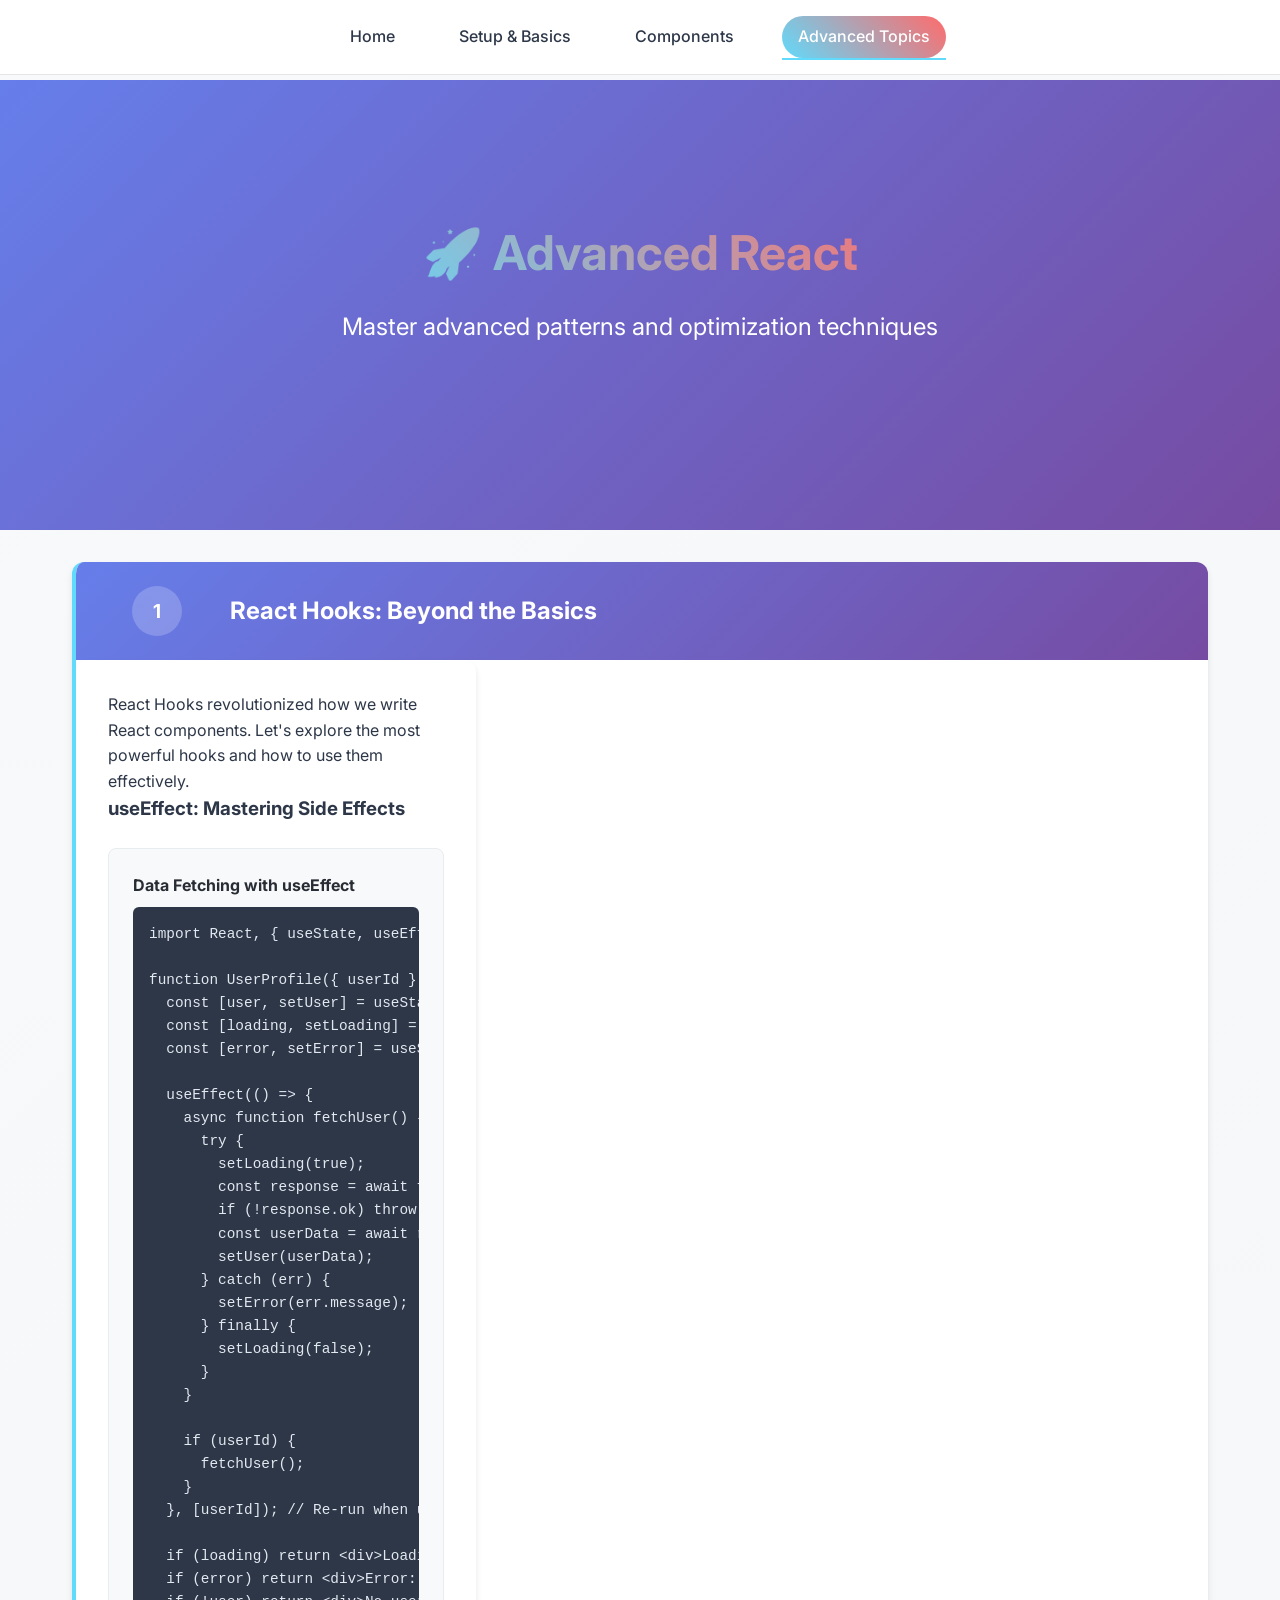
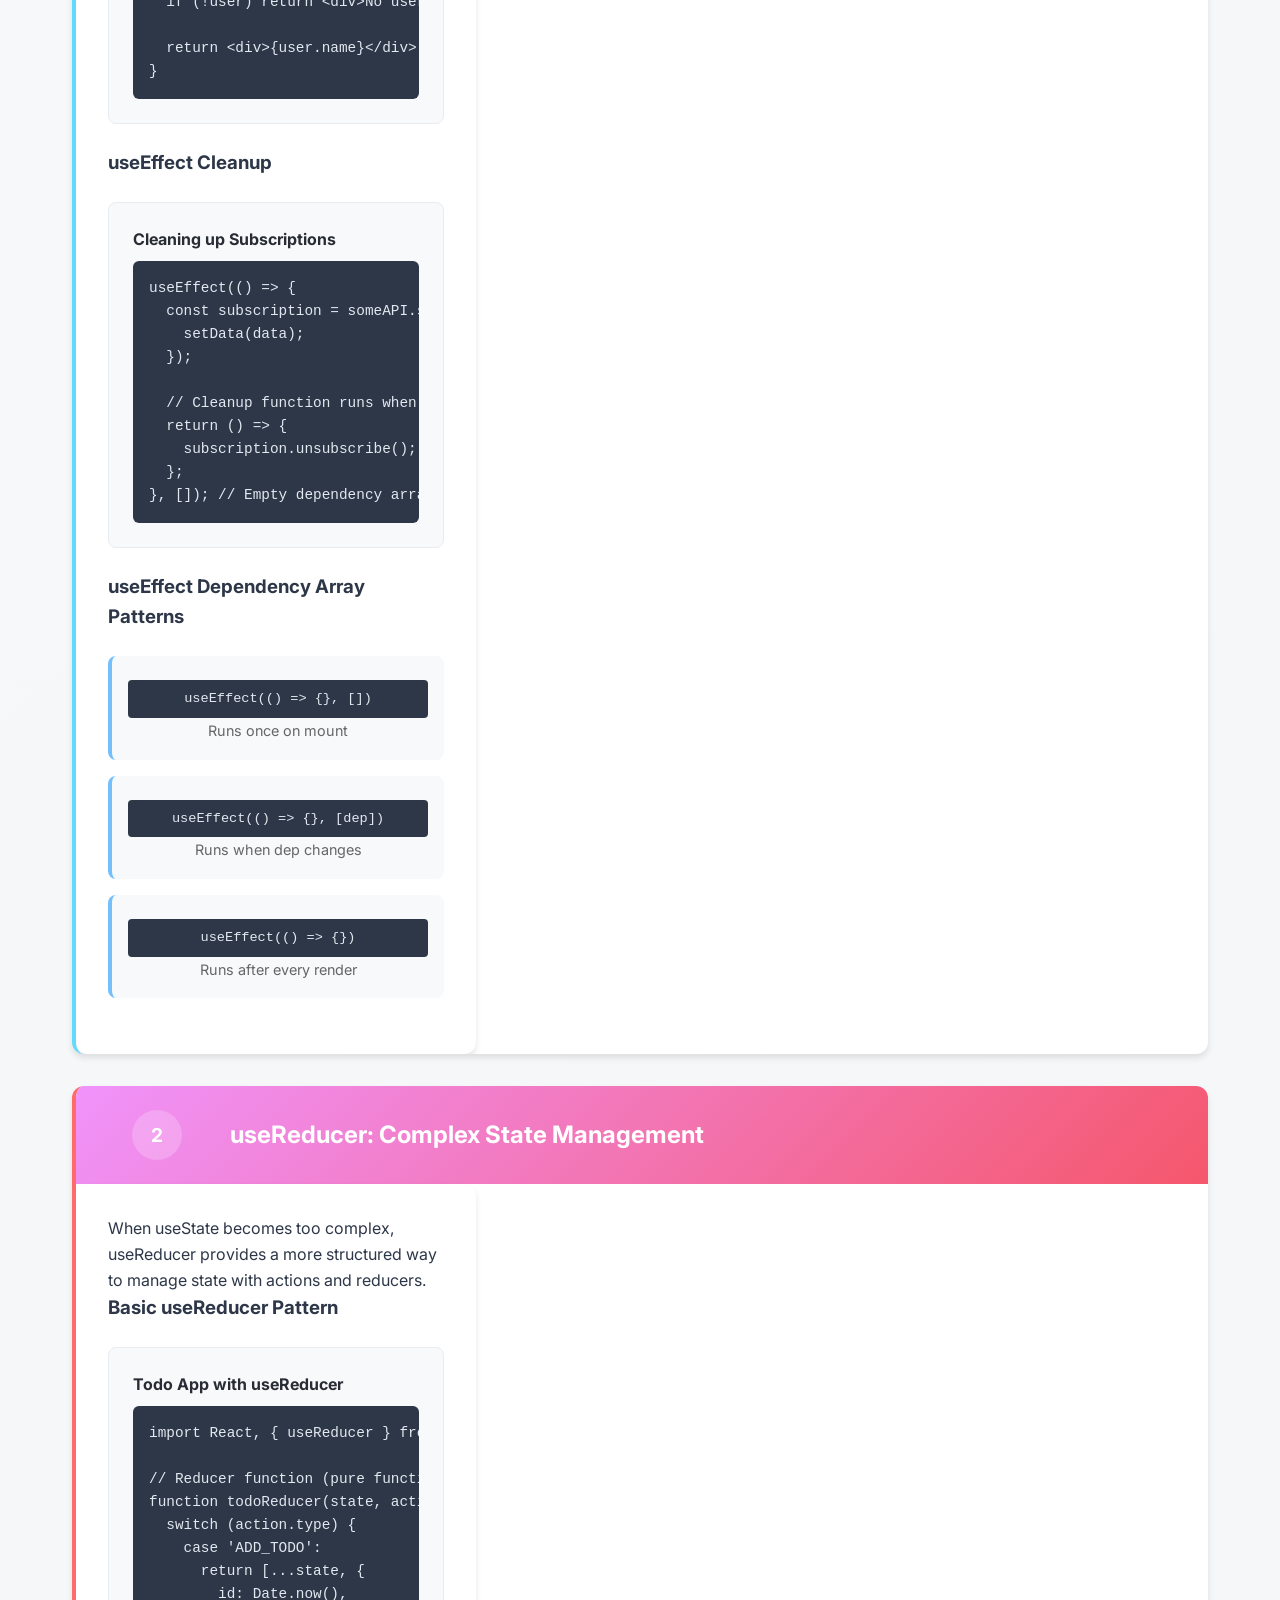
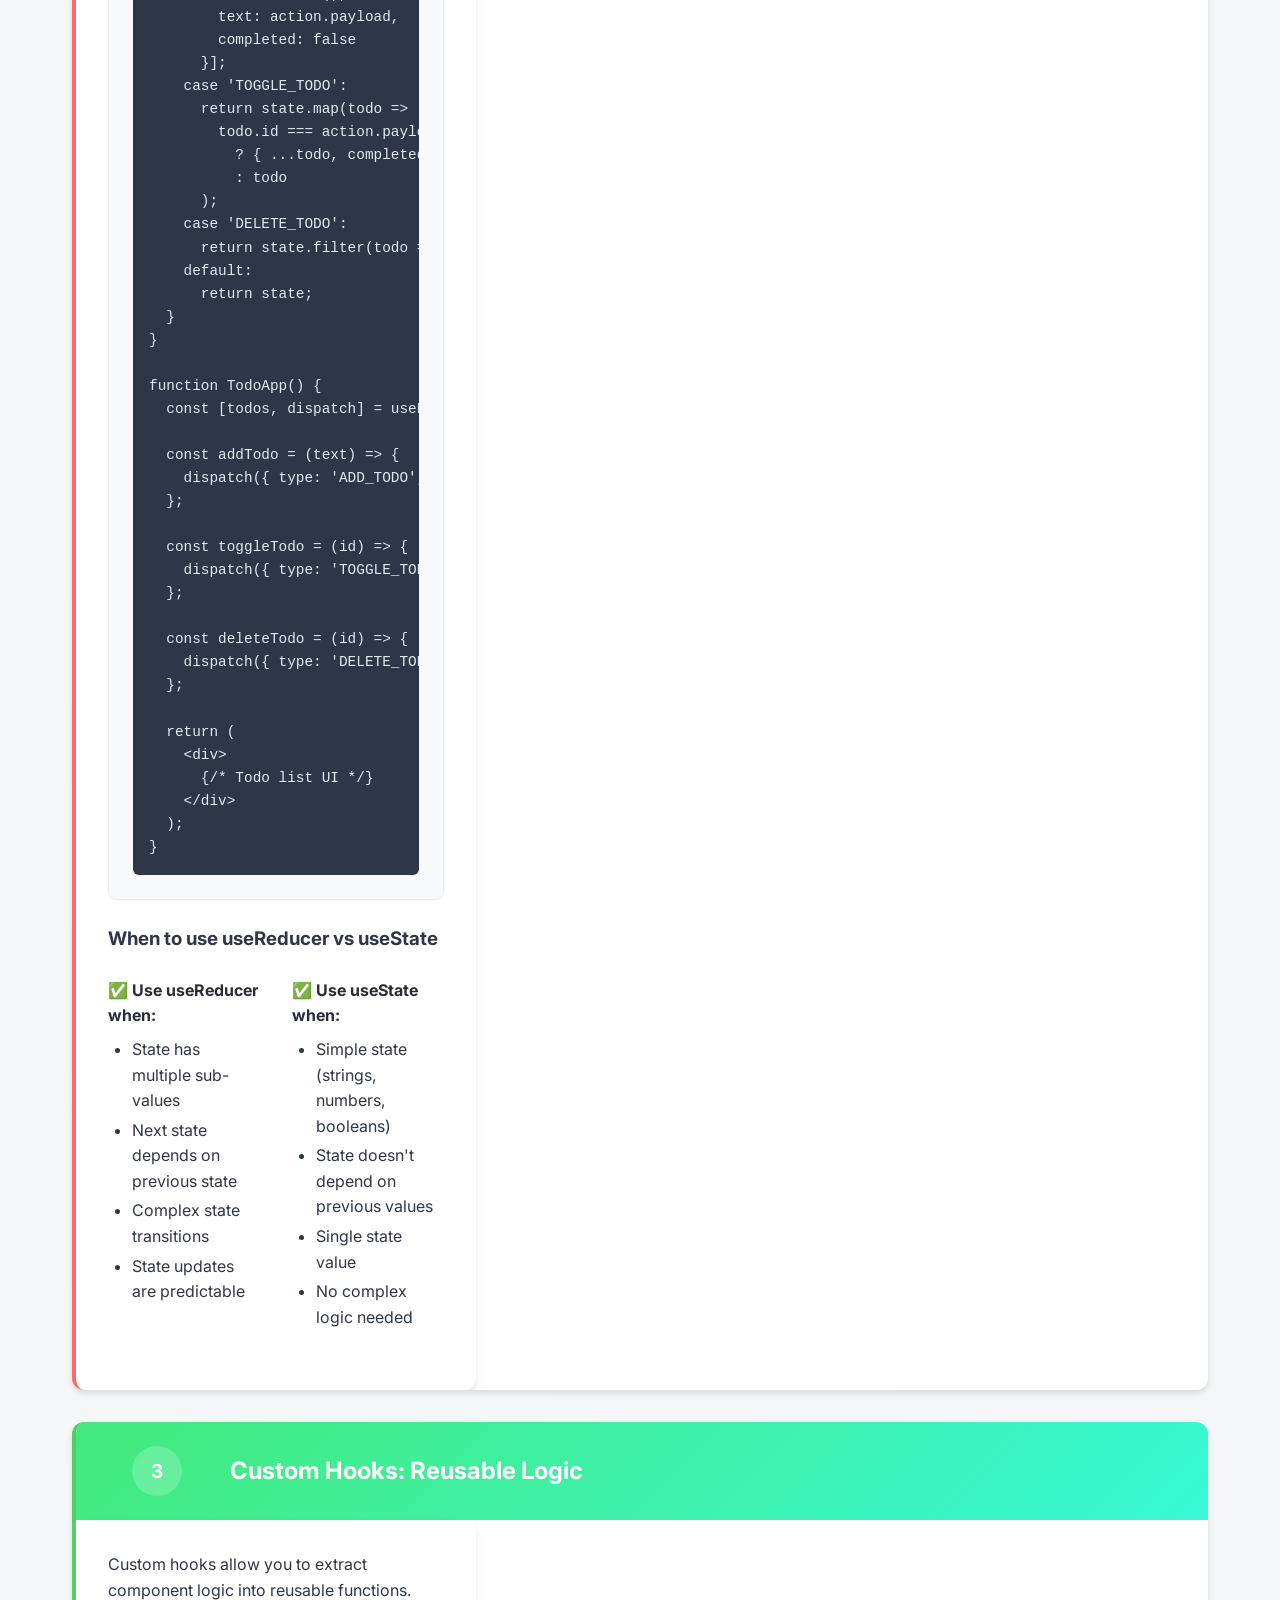
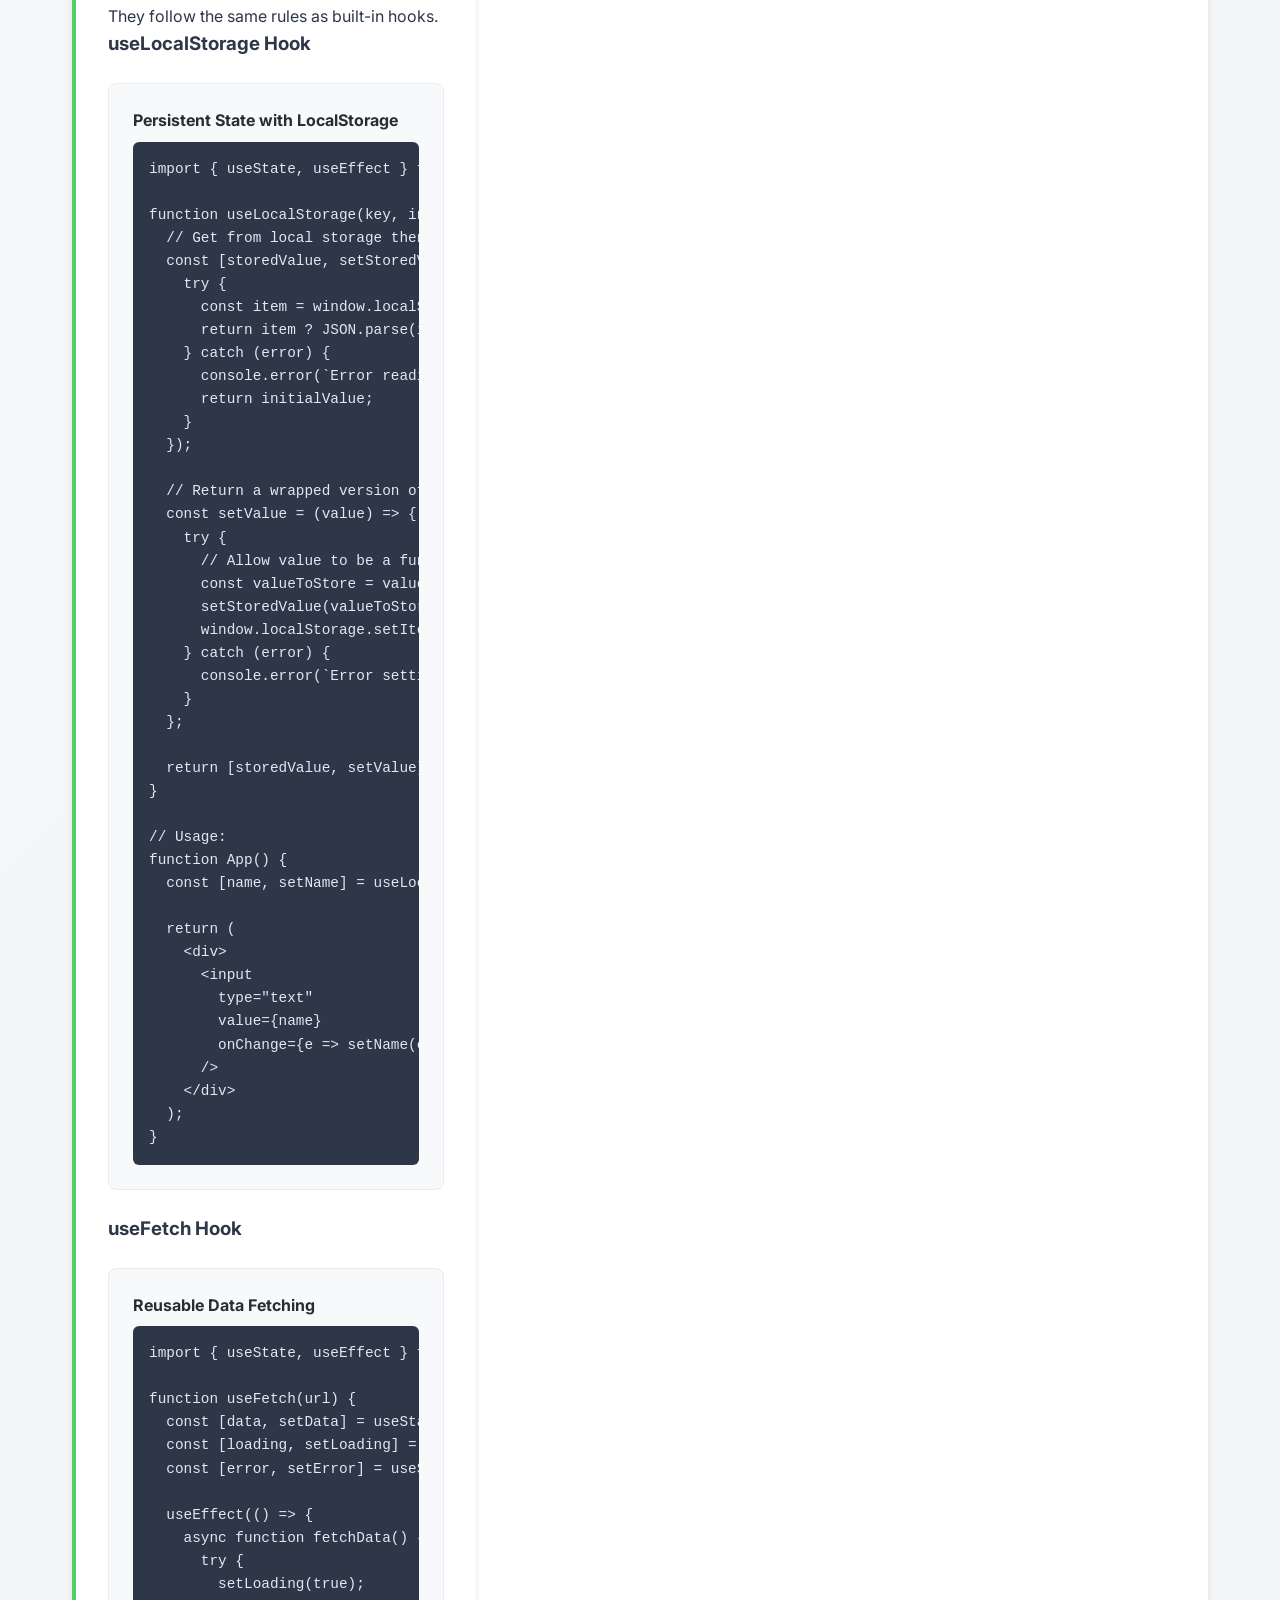
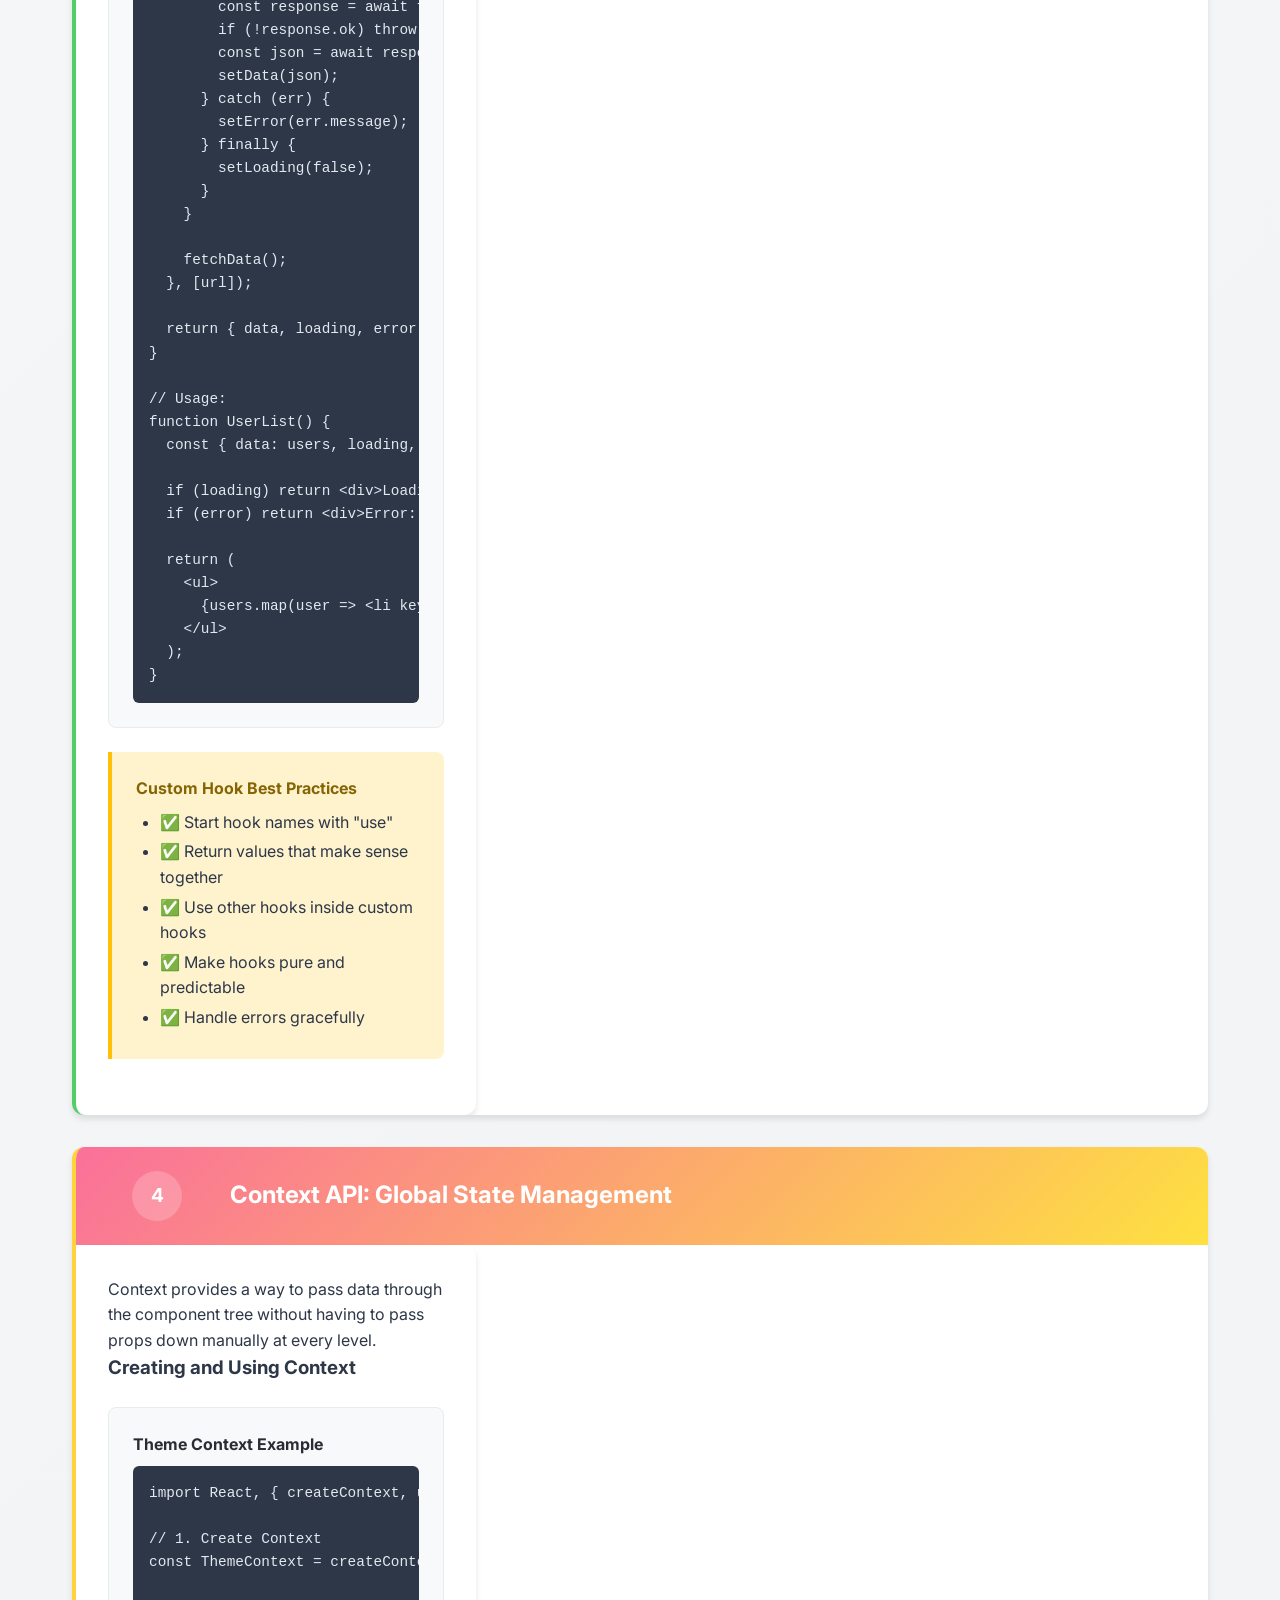
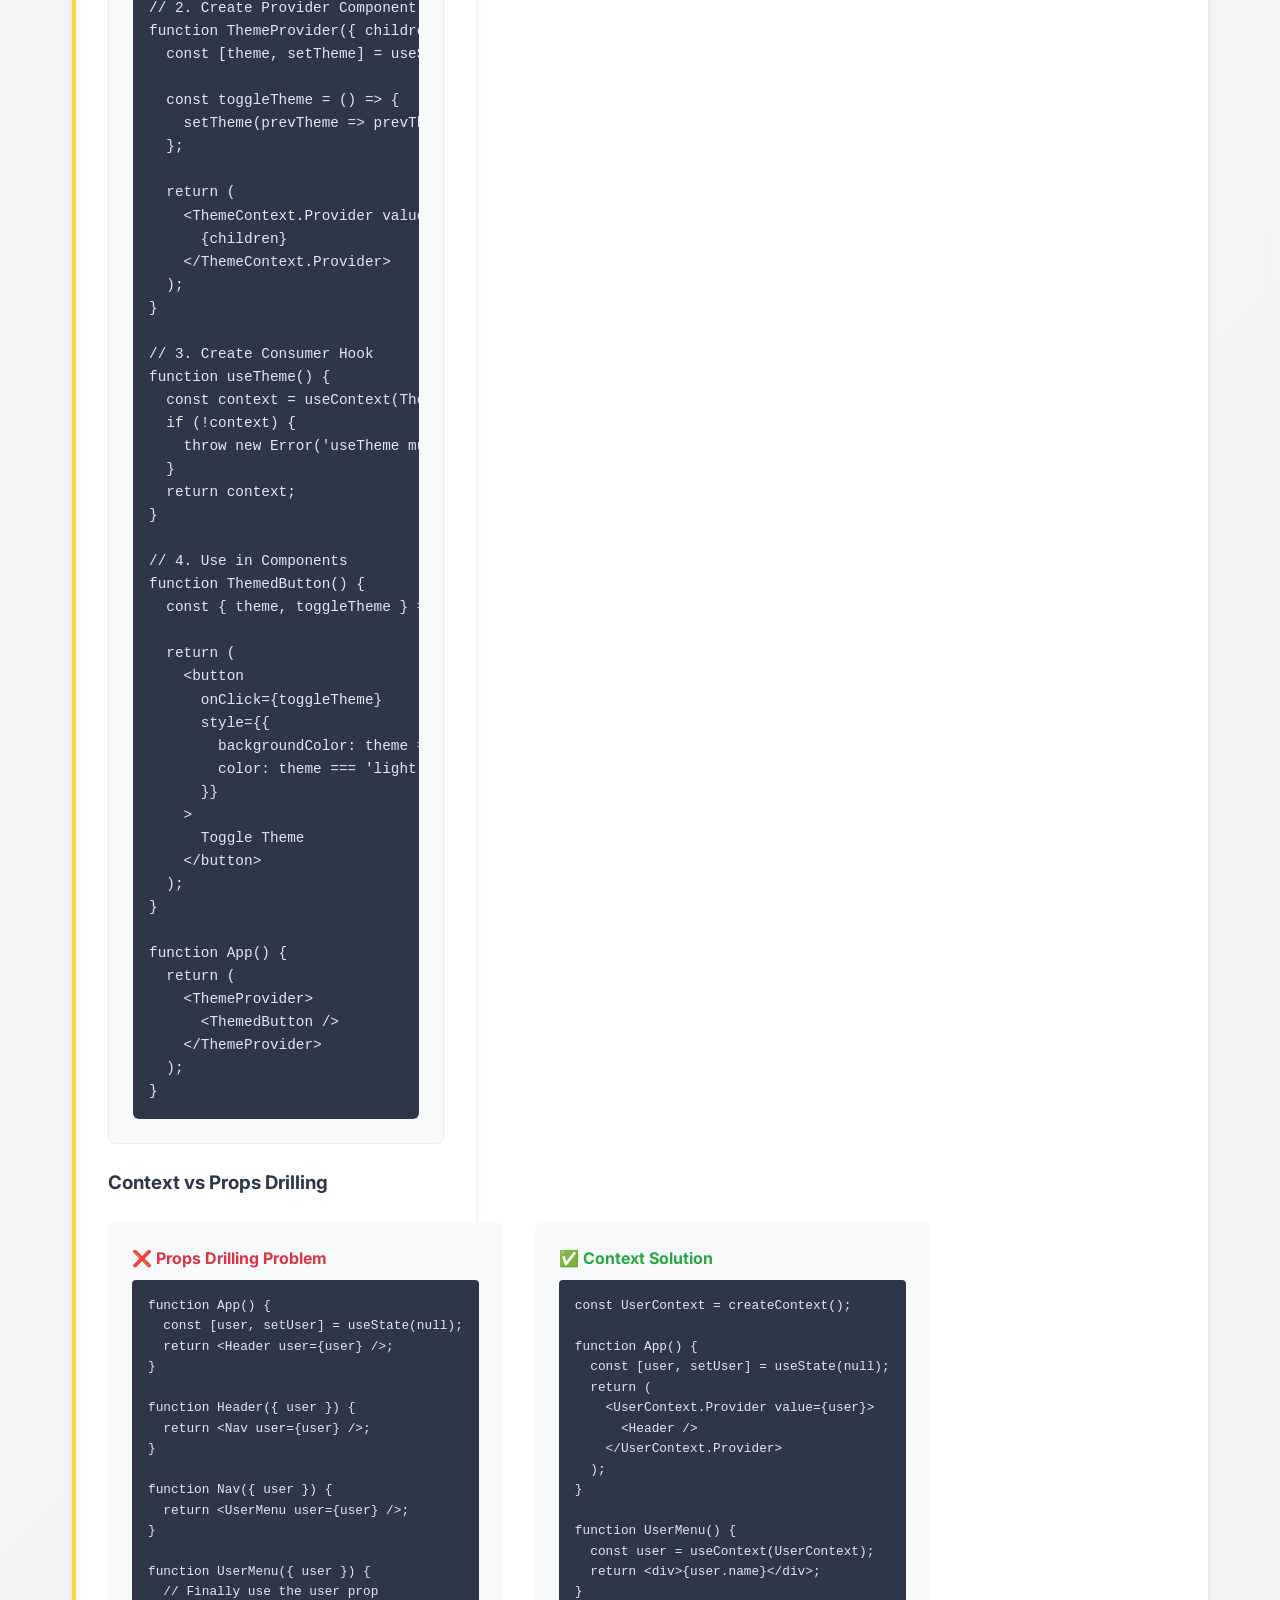
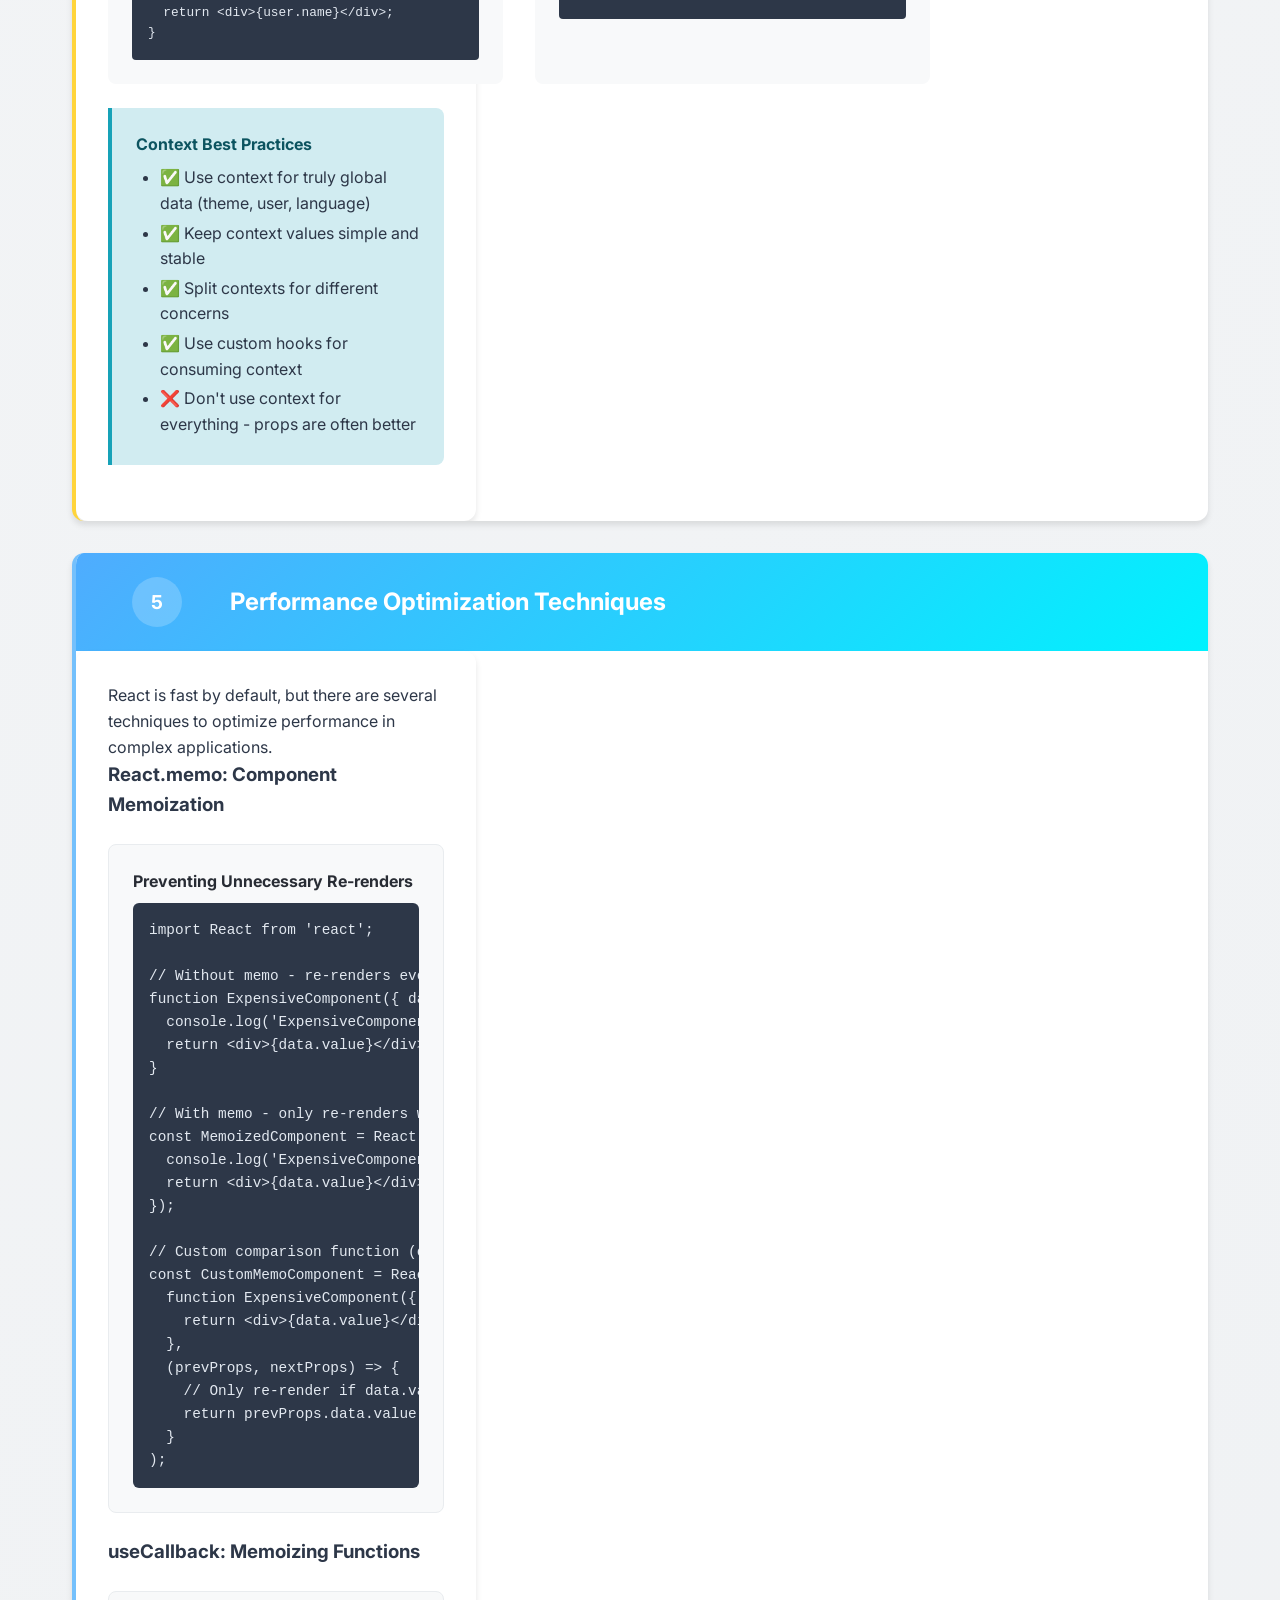
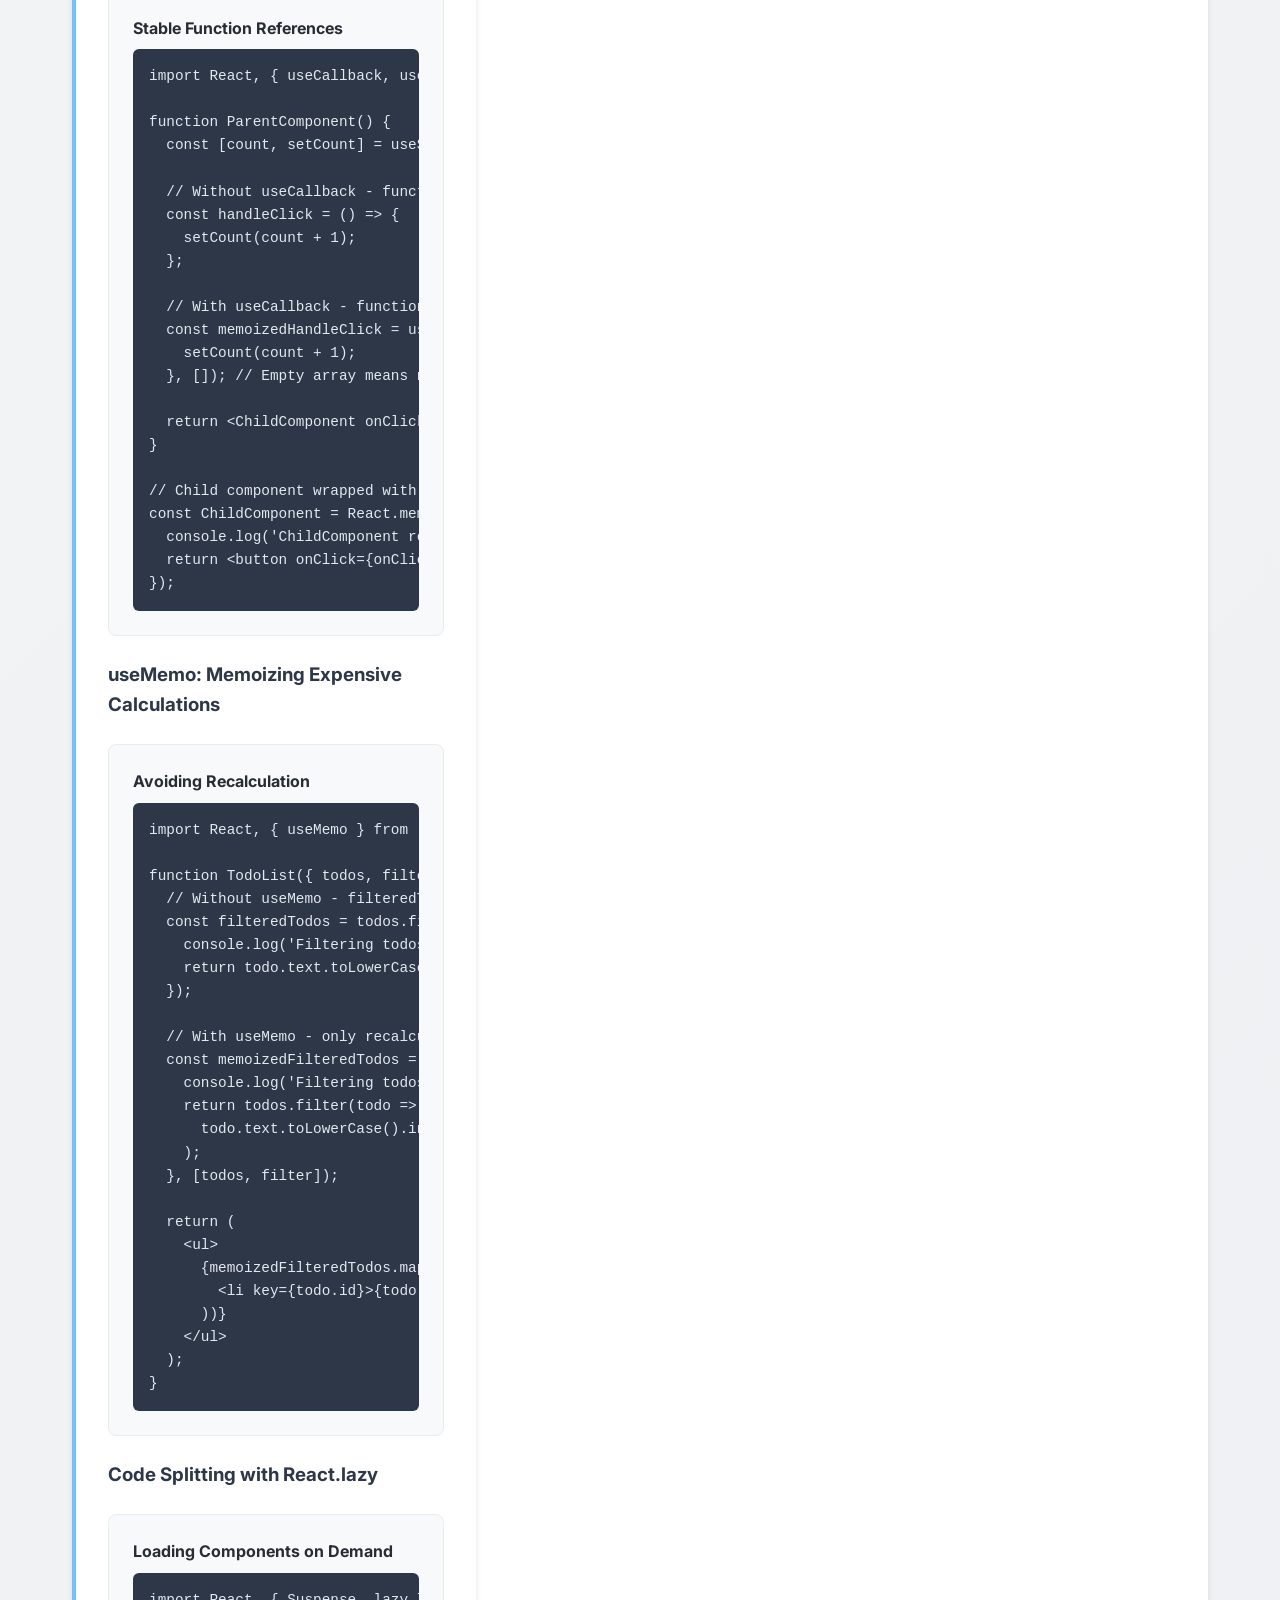
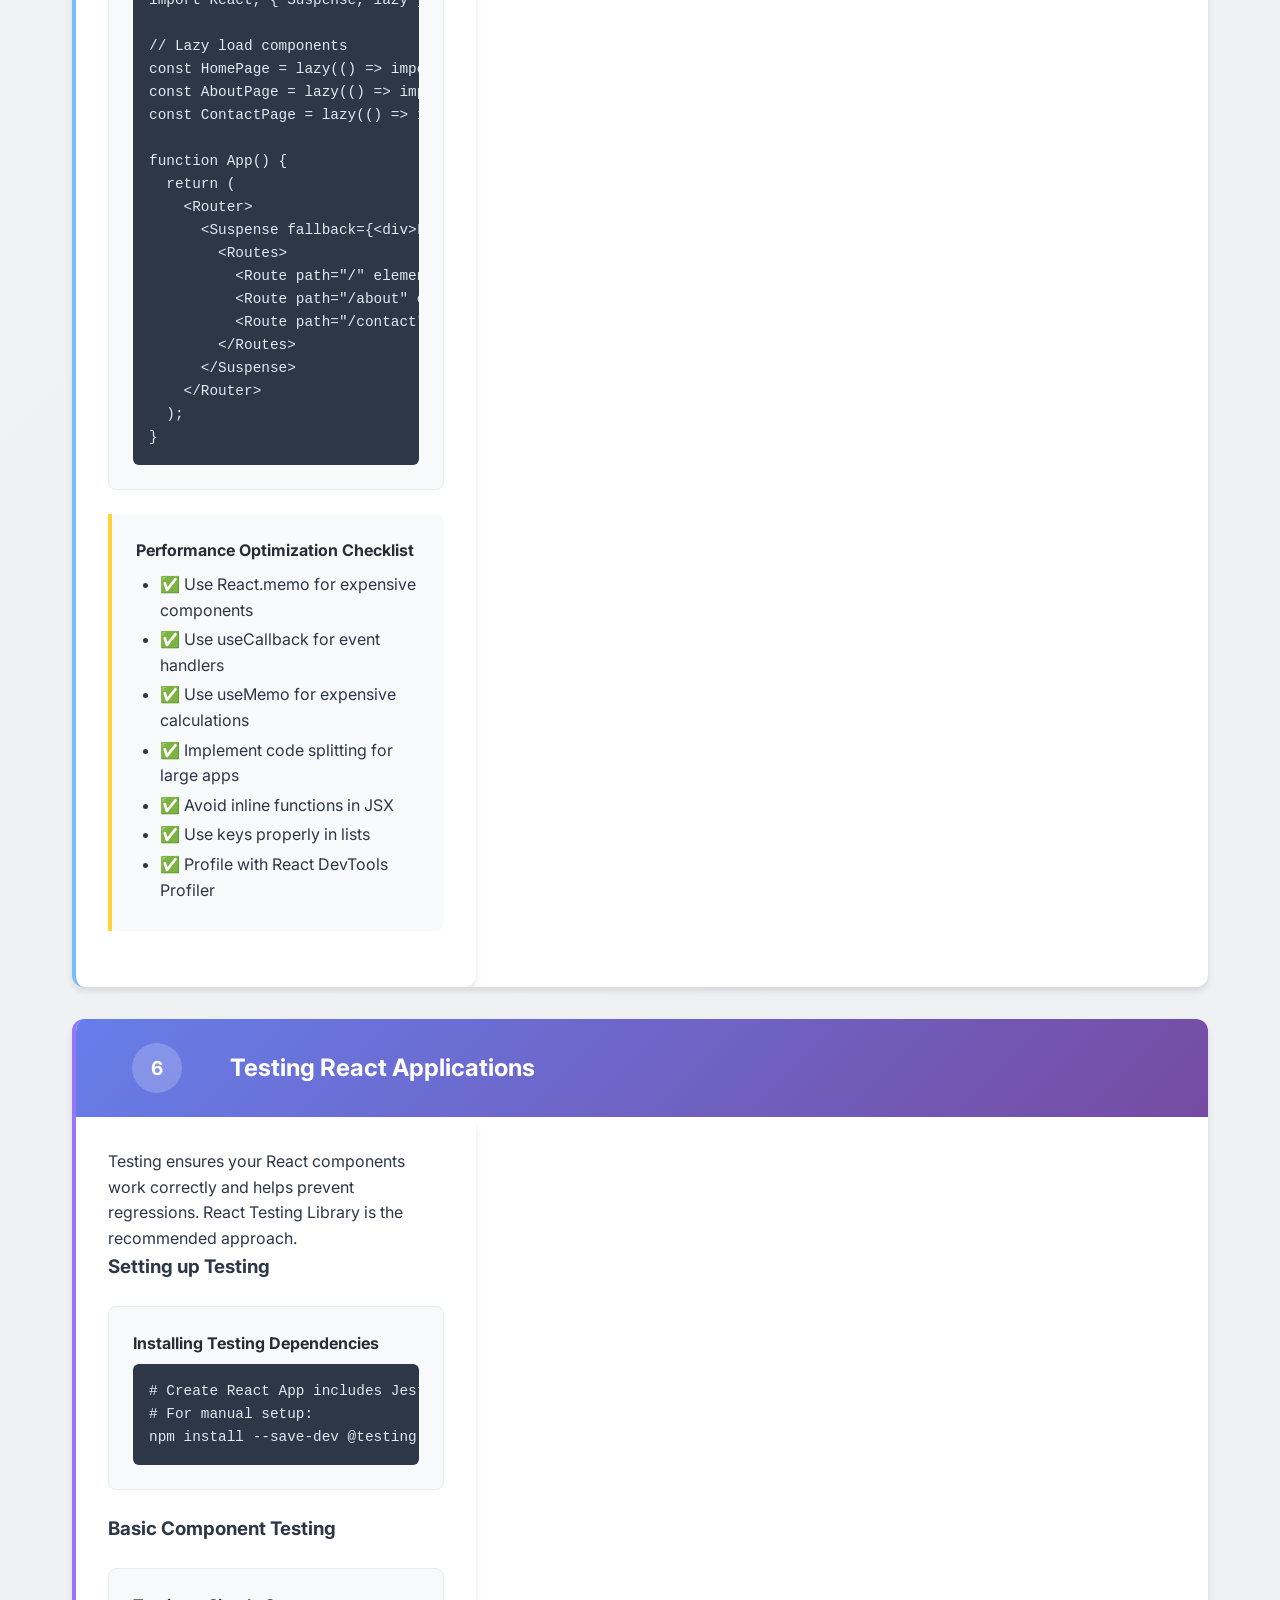
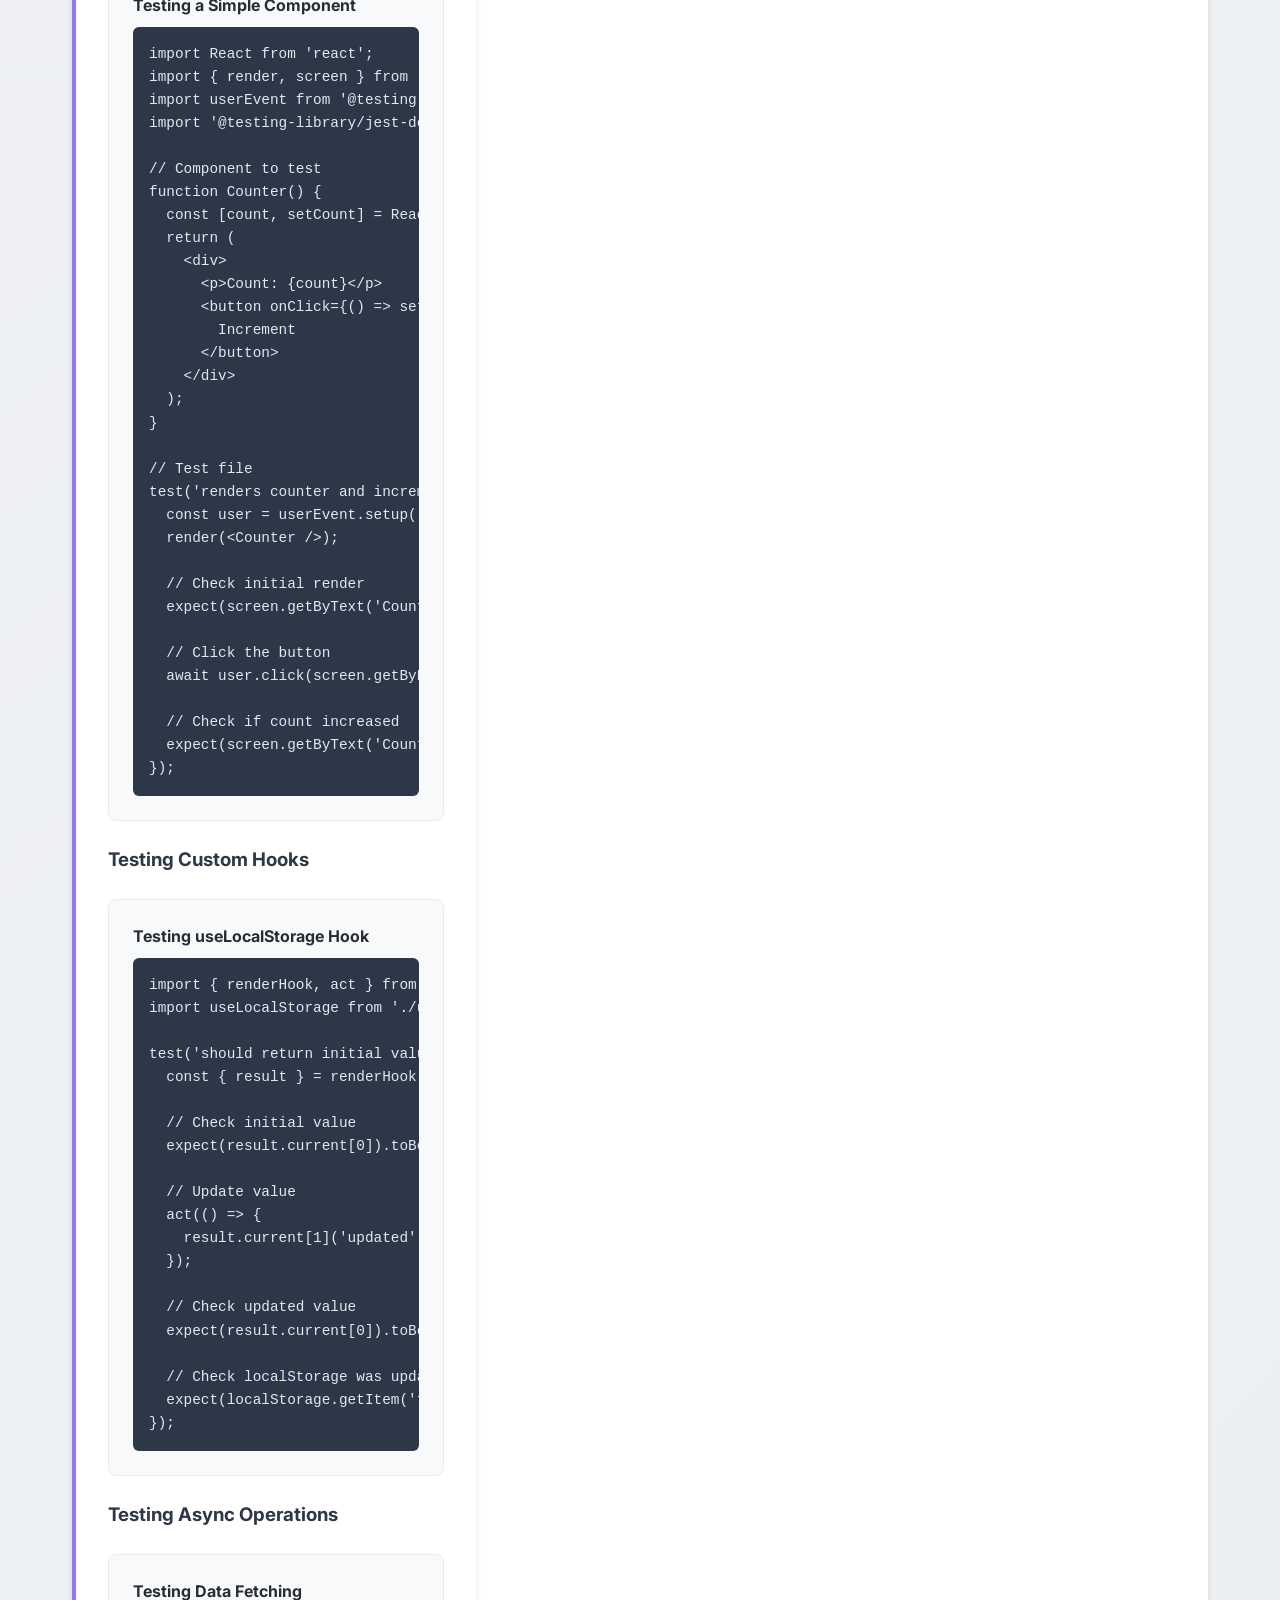
<file: 3.html>
<!DOCTYPE html>
<html lang="en">
<head>
    <meta charset="UTF-8">
    <meta name="viewport" content="width=device-width, initial-scale=1.0">
    <title>Advanced Topics - React Developer Guide</title>
    <link href="https://fonts.googleapis.com/css2?family=Inter:wght@300;400;500;600;700&display=swap" rel="stylesheet">
    <link rel="stylesheet" href="styles.css">
</head>
<body>
    <nav class="main-nav animate-slide-down">
        <div class="nav-container">
            <a href="index.html" class="nav-link">Home</a>
            <a href="1.html" class="nav-link">Setup & Basics</a>
            <a href="2.html" class="nav-link">Components</a>
            <a href="3.html" class="nav-link active">Advanced Topics</a>
        </div>
    </nav>

    <main class="main-content">
        <section class="hero-section page-hero">
            <div class="hero-content">
                <h1 class="animate-fade-in">🚀 Advanced React</h1>
                <p class="animate-slide-up">Master advanced patterns and optimization techniques</p>
            </div>
        </section>

        <section class="content-section">
            <div class="container">
                <div class="step-card animate-scale-in" style="border-left: 4px solid #61dafb;">
                    <div class="step-header" style="background: var(--gradient-1);">
                        <span class="step-number">1</span>
                        <h2>React Hooks: Beyond the Basics</h2>
                    </div>
                    <div class="step-content">
                        <p>React Hooks revolutionized how we write React components. Let's explore the most powerful hooks and how to use them effectively.</p>

                        <h3>useEffect: Mastering Side Effects</h3>
                        <div class="code-block">
                            <h4>Data Fetching with useEffect</h4>
                            <pre><code>import React, { useState, useEffect } from 'react';

function UserProfile({ userId }) {
  const [user, setUser] = useState(null);
  const [loading, setLoading] = useState(true);
  const [error, setError] = useState(null);

  useEffect(() => {
    async function fetchUser() {
      try {
        setLoading(true);
        const response = await fetch(`/api/users/${userId}`);
        if (!response.ok) throw new Error('Failed to fetch user');
        const userData = await response.json();
        setUser(userData);
      } catch (err) {
        setError(err.message);
      } finally {
        setLoading(false);
      }
    }

    if (userId) {
      fetchUser();
    }
  }, [userId]); // Re-run when userId changes

  if (loading) return &lt;div&gt;Loading...&lt;/div&gt;;
  if (error) return &lt;div&gt;Error: {error}&lt;/div&gt;;
  if (!user) return &lt;div&gt;No user found&lt;/div&gt;;

  return &lt;div&gt;{user.name}&lt;/div&gt;;
}</code></pre>
                        </div>

                        <h3>useEffect Cleanup</h3>
                        <div class="code-block">
                            <h4>Cleaning up Subscriptions</h4>
                            <pre><code>useEffect(() => {
  const subscription = someAPI.subscribe(data => {
    setData(data);
  });

  // Cleanup function runs when component unmounts or dependencies change
  return () => {
    subscription.unsubscribe();
  };
}, []); // Empty dependency array means run once on mount</code></pre>
                        </div>

                        <h3>useEffect Dependency Array Patterns</h3>
                        <div class="effect-patterns">
                            <div class="pattern-item">
                                <code>useEffect(() => {}, [])</code>
                                <span>Runs once on mount</span>
                            </div>
                            <div class="pattern-item">
                                <code>useEffect(() => {}, [dep])</code>
                                <span>Runs when dep changes</span>
                            </div>
                            <div class="pattern-item">
                                <code>useEffect(() => {})</code>
                                <span>Runs after every render</span>
                            </div>
                        </div>
                    </div>
                </div>

                <div class="step-card animate-scale-in delay-1" style="border-left: 4px solid #ff6b6b;">
                    <div class="step-header" style="background: var(--gradient-2);">
                        <span class="step-number">2</span>
                        <h2>useReducer: Complex State Management</h2>
                    </div>
                    <div class="step-content">
                        <p>When useState becomes too complex, useReducer provides a more structured way to manage state with actions and reducers.</p>

                        <h3>Basic useReducer Pattern</h3>
                        <div class="code-block">
                            <h4>Todo App with useReducer</h4>
                            <pre><code>import React, { useReducer } from 'react';

// Reducer function (pure function)
function todoReducer(state, action) {
  switch (action.type) {
    case 'ADD_TODO':
      return [...state, {
        id: Date.now(),
        text: action.payload,
        completed: false
      }];
    case 'TOGGLE_TODO':
      return state.map(todo =>
        todo.id === action.payload
          ? { ...todo, completed: !todo.completed }
          : todo
      );
    case 'DELETE_TODO':
      return state.filter(todo => todo.id !== action.payload);
    default:
      return state;
  }
}

function TodoApp() {
  const [todos, dispatch] = useReducer(todoReducer, []);

  const addTodo = (text) => {
    dispatch({ type: 'ADD_TODO', payload: text });
  };

  const toggleTodo = (id) => {
    dispatch({ type: 'TOGGLE_TODO', payload: id });
  };

  const deleteTodo = (id) => {
    dispatch({ type: 'DELETE_TODO', payload: id });
  };

  return (
    &lt;div&gt;
      {/* Todo list UI */}
    &lt;/div&gt;
  );
}</code></pre>
                        </div>

                        <h3>When to use useReducer vs useState</h3>
                        <div class="reducer-comparison">
                            <div class="comparison-section">
                                <h4>✅ Use useReducer when:</h4>
                                <ul>
                                    <li>State has multiple sub-values</li>
                                    <li>Next state depends on previous state</li>
                                    <li>Complex state transitions</li>
                                    <li>State updates are predictable</li>
                                </ul>
                            </div>
                            <div class="comparison-section">
                                <h4>✅ Use useState when:</h4>
                                <ul>
                                    <li>Simple state (strings, numbers, booleans)</li>
                                    <li>State doesn't depend on previous values</li>
                                    <li>Single state value</li>
                                    <li>No complex logic needed</li>
                                </ul>
                            </div>
                        </div>
                    </div>
                </div>

                <div class="step-card animate-scale-in delay-2" style="border-left: 4px solid #51cf66;">
                    <div class="step-header" style="background: var(--gradient-4);">
                        <span class="step-number">3</span>
                        <h2>Custom Hooks: Reusable Logic</h2>
                    </div>
                    <div class="step-content">
                        <p>Custom hooks allow you to extract component logic into reusable functions. They follow the same rules as built-in hooks.</p>

                        <h3>useLocalStorage Hook</h3>
                        <div class="code-block">
                            <h4>Persistent State with LocalStorage</h4>
                            <pre><code>import { useState, useEffect } from 'react';

function useLocalStorage(key, initialValue) {
  // Get from local storage then parse stored json or return initialValue
  const [storedValue, setStoredValue] = useState(() => {
    try {
      const item = window.localStorage.getItem(key);
      return item ? JSON.parse(item) : initialValue;
    } catch (error) {
      console.error(`Error reading localStorage key "${key}":`, error);
      return initialValue;
    }
  });

  // Return a wrapped version of useState's setter function that persists the new value to localStorage
  const setValue = (value) => {
    try {
      // Allow value to be a function so we have the same API as useState
      const valueToStore = value instanceof Function ? value(storedValue) : value;
      setStoredValue(valueToStore);
      window.localStorage.setItem(key, JSON.stringify(valueToStore));
    } catch (error) {
      console.error(`Error setting localStorage key "${key}":`, error);
    }
  };

  return [storedValue, setValue];
}

// Usage:
function App() {
  const [name, setName] = useLocalStorage('name', 'John');

  return (
    &lt;div&gt;
      &lt;input
        type="text"
        value={name}
        onChange={e => setName(e.target.value)}
      /&gt;
    &lt;/div&gt;
  );
}</code></pre>
                        </div>

                        <h3>useFetch Hook</h3>
                        <div class="code-block">
                            <h4>Reusable Data Fetching</h4>
                            <pre><code>import { useState, useEffect } from 'react';

function useFetch(url) {
  const [data, setData] = useState(null);
  const [loading, setLoading] = useState(true);
  const [error, setError] = useState(null);

  useEffect(() => {
    async function fetchData() {
      try {
        setLoading(true);
        const response = await fetch(url);
        if (!response.ok) throw new Error('Network response was not ok');
        const json = await response.json();
        setData(json);
      } catch (err) {
        setError(err.message);
      } finally {
        setLoading(false);
      }
    }

    fetchData();
  }, [url]);

  return { data, loading, error };
}

// Usage:
function UserList() {
  const { data: users, loading, error } = useFetch('/api/users');

  if (loading) return &lt;div&gt;Loading...&lt;/div&gt;;
  if (error) return &lt;div&gt;Error: {error}&lt;/div&gt;;

  return (
    &lt;ul&gt;
      {users.map(user => &lt;li key={user.id}&gt;{user.name}&lt;/li&gt;)}
    &lt;/ul&gt;
  );
}</code></pre>
                        </div>

                        <div class="custom-hook-rules">
                            <h4>Custom Hook Best Practices</h4>
                            <ul>
                                <li>✅ Start hook names with "use"</li>
                                <li>✅ Return values that make sense together</li>
                                <li>✅ Use other hooks inside custom hooks</li>
                                <li>✅ Make hooks pure and predictable</li>
                                <li>✅ Handle errors gracefully</li>
                            </ul>
                        </div>
                    </div>
                </div>

                <div class="step-card animate-scale-in" style="border-left: 4px solid #ffd43b;">
                    <div class="step-header" style="background: var(--gradient-5);">
                        <span class="step-number">4</span>
                        <h2>Context API: Global State Management</h2>
                    </div>
                    <div class="step-content">
                        <p>Context provides a way to pass data through the component tree without having to pass props down manually at every level.</p>

                        <h3>Creating and Using Context</h3>
                        <div class="code-block">
                            <h4>Theme Context Example</h4>
                            <pre><code>import React, { createContext, useContext, useState } from 'react';

// 1. Create Context
const ThemeContext = createContext();

// 2. Create Provider Component
function ThemeProvider({ children }) {
  const [theme, setTheme] = useState('light');

  const toggleTheme = () => {
    setTheme(prevTheme => prevTheme === 'light' ? 'dark' : 'light');
  };

  return (
    &lt;ThemeContext.Provider value={{ theme, toggleTheme }}&gt;
      {children}
    &lt;/ThemeContext.Provider&gt;
  );
}

// 3. Create Consumer Hook
function useTheme() {
  const context = useContext(ThemeContext);
  if (!context) {
    throw new Error('useTheme must be used within a ThemeProvider');
  }
  return context;
}

// 4. Use in Components
function ThemedButton() {
  const { theme, toggleTheme } = useTheme();

  return (
    &lt;button
      onClick={toggleTheme}
      style={{
        backgroundColor: theme === 'light' ? '#fff' : '#333',
        color: theme === 'light' ? '#333' : '#fff'
      }}
    &gt;
      Toggle Theme
    &lt;/button&gt;
  );
}

function App() {
  return (
    &lt;ThemeProvider&gt;
      &lt;ThemedButton /&gt;
    &lt;/ThemeProvider&gt;
  );
}</code></pre>
                        </div>

                        <h3>Context vs Props Drilling</h3>
                        <div class="context-comparison">
                            <div class="context-problem">
                                <h4>❌ Props Drilling Problem</h4>
                                <pre><code>function App() {
  const [user, setUser] = useState(null);
  return &lt;Header user={user} /&gt;;
}

function Header({ user }) {
  return &lt;Nav user={user} /&gt;;
}

function Nav({ user }) {
  return &lt;UserMenu user={user} /&gt;;
}

function UserMenu({ user }) {
  // Finally use the user prop
  return &lt;div&gt;{user.name}&lt;/div&gt;;
}</code></pre>
                            </div>
                            <div class="context-solution">
                                <h4>✅ Context Solution</h4>
                                <pre><code>const UserContext = createContext();

function App() {
  const [user, setUser] = useState(null);
  return (
    &lt;UserContext.Provider value={user}&gt;
      &lt;Header /&gt;
    &lt;/UserContext.Provider&gt;
  );
}

function UserMenu() {
  const user = useContext(UserContext);
  return &lt;div&gt;{user.name}&lt;/div&gt;;
}</code></pre>
                            </div>
                        </div>

                        <div class="context-tips">
                            <h4>Context Best Practices</h4>
                            <ul>
                                <li>✅ Use context for truly global data (theme, user, language)</li>
                                <li>✅ Keep context values simple and stable</li>
                                <li>✅ Split contexts for different concerns</li>
                                <li>✅ Use custom hooks for consuming context</li>
                                <li>❌ Don't use context for everything - props are often better</li>
                            </ul>
                        </div>
                    </div>
                </div>

                <div class="step-card animate-scale-in delay-1" style="border-left: 4px solid #74c0fc;">
                    <div class="step-header" style="background: var(--gradient-3);">
                        <span class="step-number">5</span>
                        <h2>Performance Optimization Techniques</h2>
                    </div>
                    <div class="step-content">
                        <p>React is fast by default, but there are several techniques to optimize performance in complex applications.</p>

                        <h3>React.memo: Component Memoization</h3>
                        <div class="code-block">
                            <h4>Preventing Unnecessary Re-renders</h4>
                            <pre><code>import React from 'react';

// Without memo - re-renders every time parent re-renders
function ExpensiveComponent({ data }) {
  console.log('ExpensiveComponent rendered');
  return &lt;div&gt;{data.value}&lt;/div&gt;;
}

// With memo - only re-renders when props change
const MemoizedComponent = React.memo(function ExpensiveComponent({ data }) {
  console.log('ExpensiveComponent rendered');
  return &lt;div&gt;{data.value}&lt;/div&gt;;
});

// Custom comparison function (optional)
const CustomMemoComponent = React.memo(
  function ExpensiveComponent({ data }) {
    return &lt;div&gt;{data.value}&lt;/div&gt;;
  },
  (prevProps, nextProps) => {
    // Only re-render if data.value changed
    return prevProps.data.value === nextProps.data.value;
  }
);</code></pre>
                        </div>

                        <h3>useCallback: Memoizing Functions</h3>
                        <div class="code-block">
                            <h4>Stable Function References</h4>
                            <pre><code>import React, { useCallback, useState } from 'react';

function ParentComponent() {
  const [count, setCount] = useState(0);

  // Without useCallback - function recreated on every render
  const handleClick = () => {
    setCount(count + 1);
  };

  // With useCallback - function only recreated when dependencies change
  const memoizedHandleClick = useCallback(() => {
    setCount(count + 1);
  }, []); // Empty array means never recreate

  return &lt;ChildComponent onClick={memoizedHandleClick} /&gt;;
}

// Child component wrapped with React.memo
const ChildComponent = React.memo(function ChildComponent({ onClick }) {
  console.log('ChildComponent rendered');
  return &lt;button onClick={onClick}&gt;Click me&lt;/button&gt;;
});</code></pre>
                        </div>

                        <h3>useMemo: Memoizing Expensive Calculations</h3>
                        <div class="code-block">
                            <h4>Avoiding Recalculation</h4>
                            <pre><code>import React, { useMemo } from 'react';

function TodoList({ todos, filter }) {
  // Without useMemo - filteredTodos recalculated on every render
  const filteredTodos = todos.filter(todo => {
    console.log('Filtering todos...');
    return todo.text.toLowerCase().includes(filter.toLowerCase());
  });

  // With useMemo - only recalculated when todos or filter change
  const memoizedFilteredTodos = useMemo(() => {
    console.log('Filtering todos...');
    return todos.filter(todo =>
      todo.text.toLowerCase().includes(filter.toLowerCase())
    );
  }, [todos, filter]);

  return (
    &lt;ul&gt;
      {memoizedFilteredTodos.map(todo => (
        &lt;li key={todo.id}&gt;{todo.text}&lt;/li&gt;
      ))}
    &lt;/ul&gt;
  );
}</code></pre>
                        </div>

                        <h3>Code Splitting with React.lazy</h3>
                        <div class="code-block">
                            <h4>Loading Components on Demand</h4>
                            <pre><code>import React, { Suspense, lazy } from 'react';

// Lazy load components
const HomePage = lazy(() => import('./HomePage'));
const AboutPage = lazy(() => import('./AboutPage'));
const ContactPage = lazy(() => import('./ContactPage'));

function App() {
  return (
    &lt;Router&gt;
      &lt;Suspense fallback={&lt;div&gt;Loading...&lt;/div&gt;}&gt;
        &lt;Routes&gt;
          &lt;Route path="/" element={&lt;HomePage /&gt;} /&gt;
          &lt;Route path="/about" element={&lt;AboutPage /&gt;} /&gt;
          &lt;Route path="/contact" element={&lt;ContactPage /&gt;} /&gt;
        &lt;/Routes&gt;
      &lt;/Suspense&gt;
    &lt;/Router&gt;
  );
}</code></pre>
                        </div>

                        <div class="performance-tips">
                            <h4>Performance Optimization Checklist</h4>
                            <ul>
                                <li>✅ Use React.memo for expensive components</li>
                                <li>✅ Use useCallback for event handlers</li>
                                <li>✅ Use useMemo for expensive calculations</li>
                                <li>✅ Implement code splitting for large apps</li>
                                <li>✅ Avoid inline functions in JSX</li>
                                <li>✅ Use keys properly in lists</li>
                                <li>✅ Profile with React DevTools Profiler</li>
                            </ul>
                        </div>
                    </div>
                </div>

                <div class="step-card animate-scale-in delay-2" style="border-left: 4px solid #9775fa;">
                    <div class="step-header" style="background: var(--gradient-1);">
                        <span class="step-number">6</span>
                        <h2>Testing React Applications</h2>
                    </div>
                    <div class="step-content">
                        <p>Testing ensures your React components work correctly and helps prevent regressions. React Testing Library is the recommended approach.</p>

                        <h3>Setting up Testing</h3>
                        <div class="code-block">
                            <h4>Installing Testing Dependencies</h4>
                            <pre><code># Create React App includes Jest and RTL by default
# For manual setup:
npm install --save-dev @testing-library/react @testing-library/jest-dom @testing-library/user-event jest-environment-jsdom</code></pre>
                        </div>

                        <h3>Basic Component Testing</h3>
                        <div class="code-block">
                            <h4>Testing a Simple Component</h4>
                            <pre><code>import React from 'react';
import { render, screen } from '@testing-library/react';
import userEvent from '@testing-library/user-event';
import '@testing-library/jest-dom';

// Component to test
function Counter() {
  const [count, setCount] = React.useState(0);
  return (
    &lt;div&gt;
      &lt;p&gt;Count: {count}&lt;/p&gt;
      &lt;button onClick={() =&gt; setCount(count + 1)}&gt;
        Increment
      &lt;/button&gt;
    &lt;/div&gt;
  );
}

// Test file
test('renders counter and increments on click', async () => {
  const user = userEvent.setup();
  render(&lt;Counter /&gt;);

  // Check initial render
  expect(screen.getByText('Count: 0')).toBeInTheDocument();

  // Click the button
  await user.click(screen.getByRole('button', { name: /increment/i }));

  // Check if count increased
  expect(screen.getByText('Count: 1')).toBeInTheDocument();
});</code></pre>
                        </div>

                        <h3>Testing Custom Hooks</h3>
                        <div class="code-block">
                            <h4>Testing useLocalStorage Hook</h4>
                            <pre><code>import { renderHook, act } from '@testing-library/react';
import useLocalStorage from './useLocalStorage';

test('should return initial value and update localStorage', () => {
  const { result } = renderHook(() => useLocalStorage('test-key', 'initial'));

  // Check initial value
  expect(result.current[0]).toBe('initial');

  // Update value
  act(() => {
    result.current[1]('updated');
  });

  // Check updated value
  expect(result.current[0]).toBe('updated');

  // Check localStorage was updated
  expect(localStorage.getItem('test-key')).toBe('"updated"');
});</code></pre>
                        </div>

                        <h3>Testing Async Operations</h3>
                        <div class="code-block">
                            <h4>Testing Data Fetching</h4>
                            <pre><code>import { render, screen, waitFor } from '@testing-library/react';
import UserProfile from './UserProfile';

// Mock fetch
global.fetch = jest.fn();

test('loads and displays user data', async () => {
  // Mock successful API response
  fetch.mockResolvedValueOnce({
    ok: true,
    json: async () => ({ name: 'John Doe', email: 'john@example.com' }),
  });

  render(&lt;UserProfile userId={1} /&gt;);

  // Check loading state
  expect(screen.getByText('Loading...')).toBeInTheDocument();

  // Wait for data to load
  await waitFor(() => {
    expect(screen.getByText('John Doe')).toBeInTheDocument();
  });

  // Verify fetch was called with correct URL
  expect(fetch).toHaveBeenCalledWith('/api/users/1');
});</code></pre>
                        </div>

                        <div class="testing-types">
                            <h4>Testing Pyramid</h4>
                            <div class="testing-pyramid">
                                <div class="test-level e2e">
                                    <span>E2E Tests (Slow, few)</span>
                                    <p>Full user workflows</p>
                                </div>
                                <div class="test-level integration">
                                    <span>Integration Tests (Medium, some)</span>
                                    <p>Component interactions</p>
                                </div>
                                <div class="test-level unit">
                                    <span>Unit Tests (Fast, many)</span>
                                    <p>Individual functions/components</p>
                                </div>
                            </div>
                        </div>

                        <div class="testing-best-practices">
                            <h4>Testing Best Practices</h4>
                            <ul>
                                <li>✅ Test user behavior, not implementation details</li>
                                <li>✅ Use descriptive test names</li>
                                <li>✅ Test error states and edge cases</li>
                                <li>✅ Mock external dependencies</li>
                                <li>✅ Keep tests fast and reliable</li>
                                <li>✅ Use testing-library queries appropriately</li>
                            </ul>
                        </div>
                    </div>
                </div>

                <div class="step-card animate-scale-in" style="border-left: 4px solid #ff6b6b;">
                    <div class="step-header" style="background: var(--gradient-2);">
                        <span class="step-number">7</span>
                        <h2>Deployment and Production</h2>
                    </div>
                    <div class="step-content">
                        <p>Learn how to build and deploy your React applications for production use.</p>

                        <h3>Building for Production</h3>
                        <div class="code-block">
                            <h4>Create React App Build</h4>
                            <pre><code># Build the application
npm run build

# This creates a build/ directory with:
# - Optimized production build
# - Minified JavaScript and CSS
# - Source maps for debugging
# - Service worker for offline functionality</code></pre>
                        </div>

                        <h3>Deployment Options</h3>
                        <div class="deployment-options">
                            <div class="deploy-option">
                                <h4>Netlify (Recommended for beginners)</h4>
                                <ul>
                                    <li>Free hosting for static sites</li>
                                    <li>Automatic HTTPS</li>
                                    <li>Continuous deployment from Git</li>
                                    <li>Custom domains support</li>
                                </ul>
                                <code>npx netlify-cli deploy --prod --dir=build</code>
                            </div>
                            <div class="deploy-option">
                                <h4>Vercel</h4>
                                <ul>
                                    <li>Optimized for React apps</li>
                                    <li>Global CDN</li>
                                    <li>Serverless functions</li>
                                    <li>Preview deployments</li>
                                </ul>
                                <code>npx vercel --prod</code>
                            </div>
                            <div class="deploy-option">
                                <h4>GitHub Pages</h4>
                                <ul>
                                    <li>Free hosting on GitHub</li>
                                    <li>Good for project demos</li>
                                    <li>Requires build configuration</li>
                                </ul>
                                <code>npm install gh-pages --save-dev</code>
                            </div>
                        </div>

                        <h3>Environment Variables</h3>
                        <div class="code-block">
                            <h4>Using Environment Variables</h4>
                            <pre><code># Create .env files (not committed to git)
# .env.local (local development)
# .env.production (production builds)

# In your code:
const API_URL = process.env.REACT_APP_API_URL;
const DEBUG_MODE = process.env.REACT_APP_DEBUG === 'true';

// Usage in component:
fetch(`${API_URL}/users`)</code></pre>
                        </div>

                        <h3>Performance Monitoring</h3>
                        <div class="monitoring-tools">
                            <div class="monitoring-tool">
                                <h4>Lighthouse</h4>
                                <p>Google's tool for measuring web app quality</p>
                                <code>npm install lighthouse --save-dev</code>
                            </div>
                            <div class="monitoring-tool">
                                <h4>Web Vitals</h4>
                                <p>Core metrics for web performance</p>
                                <code>npm install web-vitals</code>
                            </div>
                            <div class="monitoring-tool">
                                <h4>React DevTools Profiler</h4>
                                <p>Profile React component performance</p>
                                <p>Available in Chrome/Firefox DevTools</p>
                            </div>
                        </div>

                        <div class="deployment-checklist">
                            <h4>Pre-deployment Checklist</h4>
                            <ul>
                                <li>✅ Run tests: <code>npm test</code></li>
                                <li>✅ Build succeeds: <code>npm run build</code></li>
                                <li>✅ Environment variables configured</li>
                                <li>✅ Error boundaries implemented</li>
                                <li>✅ Loading states handled</li>
                                <li>✅ SEO meta tags added</li>
                                <li>✅ Accessibility considerations</li>
                                <li>✅ Performance optimized</li>
                            </ul>
                        </div>
                    </div>
                </div>
            </div>
        </section>

                <div class="step-card animate-scale-in delay-2">
                    <div class="step-header">
                        <span class="step-number">6</span>
                        <h2>Deployment & Production</h2>
                    </div>
                    <div class="step-content">
                        <p>Get your React app ready for production deployment.</p>
                        <div class="deployment-steps">
                            <div class="deploy-step">
                                <h4>Build for Production</h4>
                                <code>npm run build</code>
                                <p>Creates optimized production build in build/ folder</p>
                            </div>
                            <div class="deploy-step">
                                <h4>Environment Variables</h4>
                                <code>REACT_APP_API_URL=https://api.example.com</code>
                                <p>Use REACT_APP_ prefix for client-side env vars</p>
                            </div>
                            <div class="deploy-step">
                                <h4>Deployment Options</h4>
                                <ul>
                                    <li>Vercel (recommended for React)</li>
                                    <li>Netlify</li>
                                    <li>GitHub Pages</li>
                                    <li>AWS S3 + CloudFront</li>
                                </ul>
                            </div>
                        </div>
                    </div>
                </div>
            </div>
        </section>

        <section class="cta-section">
            <div class="container">
                <div class="cta-card animate-pulse">
                    <h3>Congratulations! 🎉</h3>
                    <p>You've completed the React Developer Guide! Keep building amazing applications.</p>
                    <a href="index.html" class="cta-button">← Back to Home</a>
                </div>
            </div>
        </section>
    </main>

    <footer class="footer">
        <div class="container">
            <p>&copy; 2024 React Developer Guide. Built with ❤️ for beginners.</p>
        </div>
    </footer>

    <script src="animations.js"></script>
</body>
</html>
</file>
<file: styles.css>
/* Modern React Developer Guide Styles */
:root {
    --primary-color: #61dafb;
    --secondary-color: #282c34;
    --accent-color: #ff6b6b;
    --success-color: #51cf66;
    --warning-color: #ffd43b;
    --info-color: #74c0fc;
    --text-color: #2d3748;
    --bg-color: #f8f9fa;
    --card-bg: #ffffff;
    --shadow: 0 4px 6px rgba(0, 0, 0, 0.1);
    --shadow-hover: 0 8px 25px rgba(0, 0, 0, 0.15);
    --border-radius: 12px;
    --transition: all 0.3s cubic-bezier(0.4, 0, 0.2, 1);
    --gradient-1: linear-gradient(135deg, #667eea 0%, #764ba2 100%);
    --gradient-2: linear-gradient(135deg, #f093fb 0%, #f5576c 100%);
    --gradient-3: linear-gradient(135deg, #4facfe 0%, #00f2fe 100%);
    --gradient-4: linear-gradient(135deg, #43e97b 0%, #38f9d7 100%);
    --gradient-5: linear-gradient(135deg, #fa709a 0%, #fee140 100%);
}

* {
    margin: 0;
    padding: 0;
    box-sizing: border-box;
}

body {
    font-family: 'Inter', -apple-system, BlinkMacSystemFont, 'Segoe UI', Roboto, sans-serif;
    line-height: 1.6;
    color: var(--text-color);
    background: linear-gradient(135deg, var(--bg-color) 0%, #e9ecef 100%);
    overflow-x: hidden;
}

/* Hero Section */
.hero-section {
    position: relative;
    min-height: 100vh;
    display: flex;
    align-items: center;
    justify-content: center;
    background: linear-gradient(135deg, var(--secondary-color) 0%, #1a1a2e 100%);
    color: white;
    overflow: hidden;
}

.hero-content {
    text-align: center;
    z-index: 2;
    max-width: 800px;
    padding: 2rem;
}

.hero-content h1 {
    font-size: 4rem;
    font-weight: 700;
    margin-bottom: 1rem;
    background: linear-gradient(45deg, var(--primary-color), var(--accent-color));
    -webkit-background-clip: text;
    -webkit-text-fill-color: transparent;
    background-clip: text;
}

.hero-content p {
    font-size: 1.5rem;
    margin-bottom: 3rem;
    opacity: 0.9;
}

.hero-stats {
    display: flex;
    justify-content: center;
    gap: 2rem;
    margin-top: 2rem;
}

.stat-card {
    background: rgba(255, 255, 255, 0.1);
    backdrop-filter: blur(10px);
    border: 1px solid rgba(255, 255, 255, 0.2);
    border-radius: var(--border-radius);
    padding: 1.5rem;
    text-align: center;
    min-width: 120px;
}

.stat-number {
    display: block;
    font-size: 2.5rem;
    font-weight: 700;
    color: var(--primary-color);
}

.stat-label {
    font-size: 0.9rem;
    opacity: 0.8;
    text-transform: uppercase;
    letter-spacing: 1px;
}

/* Hero Features */
.hero-features {
    display: flex;
    justify-content: center;
    gap: 1rem;
    margin-top: 2rem;
    flex-wrap: wrap;
}

.feature-tag {
    display: flex;
    align-items: center;
    gap: 0.5rem;
    padding: 0.75rem 1.5rem;
    border-radius: 25px;
    color: white;
    font-weight: 500;
    box-shadow: 0 4px 15px rgba(0, 0, 0, 0.2);
}

.feature-icon {
    font-size: 1.2rem;
}

/* Floating Shapes Animation */
.hero-bg {
    position: absolute;
    top: 0;
    left: 0;
    width: 100%;
    height: 100%;
    overflow: hidden;
    z-index: 1;
}

.floating-shapes .shape {
    position: absolute;
    border-radius: 50%;
    opacity: 0.1;
}

.shape-1 {
    width: 300px;
    height: 300px;
    top: 10%;
    left: -5%;
    background: var(--gradient-1) !important;
    animation: float 6s ease-in-out infinite;
}

.shape-2 {
    width: 200px;
    height: 200px;
    top: 60%;
    right: -5%;
    background: var(--gradient-2) !important;
    animation: float 8s ease-in-out infinite reverse;
}

.shape-3 {
    width: 150px;
    height: 150px;
    bottom: 20%;
    left: 50%;
    background: var(--gradient-3) !important;
    animation: float 7s ease-in-out infinite;
}

.shape-4 {
    width: 100px;
    height: 100px;
    top: 30%;
    right: 20%;
    background: var(--gradient-4) !important;
    animation: float 9s ease-in-out infinite;
}

.shape-5 {
    width: 80px;
    height: 80px;
    bottom: 40%;
    left: 20%;
    background: var(--gradient-5) !important;
    animation: float 5s ease-in-out infinite reverse;
}

/* Navigation */
.main-nav {
    position: fixed;
    top: 0;
    left: 0;
    right: 0;
    background: rgba(255, 255, 255, 0.95);
    backdrop-filter: blur(10px);
    border-bottom: 1px solid rgba(0, 0, 0, 0.1);
    z-index: 1000;
    padding: 1rem 0;
}

.nav-container {
    max-width: 1200px;
    margin: 0 auto;
    padding: 0 2rem;
    display: flex;
    justify-content: center;
    gap: 2rem;
}

.nav-link {
    text-decoration: none;
    color: var(--text-color);
    font-weight: 500;
    padding: 0.5rem 1rem;
    border-radius: 25px;
    transition: var(--transition);
    position: relative;
}

.nav-link:hover,
.nav-link.active {
    background: linear-gradient(45deg, var(--primary-color), var(--accent-color));
    color: white;
}

.nav-link::before {
    content: '';
    position: absolute;
    bottom: -2px;
    left: 50%;
    width: 0;
    height: 2px;
    background: var(--primary-color);
    transition: var(--transition);
    transform: translateX(-50%);
}

.nav-link:hover::before,
.nav-link.active::before {
    width: 100%;
}

/* Main Content */
.main-content {
    padding-top: 80px;
}

.container {
    max-width: 1200px;
    margin: 0 auto;
    padding: 0 2rem;
}

/* Overview Section */
.overview-section {
    padding: 5rem 0;
}

.overview-grid {
    display: grid;
    grid-template-columns: repeat(auto-fit, minmax(300px, 1fr));
    gap: 2rem;
}

.overview-card {
    background: var(--card-bg);
    border-radius: var(--border-radius);
    padding: 2rem;
    text-align: center;
    box-shadow: var(--shadow);
    transition: var(--transition);
    border: 1px solid rgba(0, 0, 0, 0.05);
}

.overview-card:hover {
    transform: translateY(-10px);
    box-shadow: var(--shadow-hover);
}

.card-icon {
    font-size: 3rem;
    margin-bottom: 1rem;
}

.overview-card h3 {
    font-size: 1.5rem;
    margin-bottom: 1rem;
    color: var(--secondary-color);
}

.card-stats {
    margin-top: 1rem;
    padding-top: 1rem;
    border-top: 1px solid #e9ecef;
}

.stat {
    background: var(--gradient-1);
    color: white;
    padding: 0.25rem 0.75rem;
    border-radius: 15px;
    font-size: 0.8rem;
    font-weight: 600;
}

/* Roadmap Section */
.roadmap-section {
    padding: 5rem 0;
    background: white;
}

.section-title {
    text-align: center;
    font-size: 2.5rem;
    margin-bottom: 3rem;
    color: var(--secondary-color);
}

.roadmap-intro {
    text-align: center;
    font-size: 1.2rem;
    color: var(--text-color);
    margin-bottom: 2rem;
    opacity: 0.8;
}

.roadmap::before {
    content: '';
    position: absolute;
    left: 50%;
    top: 0;
    bottom: 0;
    width: 2px;
    background: linear-gradient(to bottom, var(--primary-color), var(--accent-color));
    transform: translateX(-50%);
}

.roadmap-step {
    display: flex;
    align-items: center;
    margin-bottom: 3rem;
    position: relative;
}

.roadmap-step:nth-child(even) {
    flex-direction: row-reverse;
}

.step-number {
    width: 60px;
    height: 60px;
    border-radius: 50%;
    color: white;
    display: flex;
    align-items: center;
    justify-content: center;
    font-size: 1.5rem;
    font-weight: 700;
    margin: 0 2rem;
    position: relative;
    z-index: 2;
}

.step-content {
    background: var(--card-bg);
    border-radius: var(--border-radius);
    padding: 2rem;
    box-shadow: var(--shadow);
    flex: 1;
    max-width: 400px;
}

.step-content h4 {
    color: var(--secondary-color);
    margin-bottom: 0.5rem;
}

.step-details {
    display: flex;
    gap: 1rem;
    margin-top: 1rem;
    align-items: center;
}

.step-time {
    font-size: 0.8rem;
    color: var(--text-color);
    opacity: 0.7;
}

.step-difficulty {
    padding: 0.25rem 0.75rem;
    border-radius: 12px;
    font-size: 0.7rem;
    font-weight: 600;
    text-transform: uppercase;
    letter-spacing: 0.5px;
}

.step-difficulty.easy {
    background: var(--success-color);
    color: white;
}

.step-difficulty.medium {
    background: var(--warning-color);
    color: var(--text-color);
}

.step-difficulty.advanced {
    background: var(--accent-color);
    color: white;
}

/* CTA Section */
.cta-section {
    padding: 5rem 0;
    background: linear-gradient(135deg, var(--secondary-color) 0%, #1a1a2e 100%);
    color: white;
}

.cta-card {
    text-align: center;
    background: rgba(255, 255, 255, 0.1);
    backdrop-filter: blur(10px);
    border: 1px solid rgba(255, 255, 255, 0.2);
    border-radius: var(--border-radius);
    padding: 3rem;
    max-width: 600px;
    margin: 0 auto;
}

.cta-card h3 {
    font-size: 2rem;
    margin-bottom: 1rem;
}

.cta-button {
    display: inline-block;
    background: linear-gradient(45deg, var(--primary-color), var(--accent-color));
    color: white;
    text-decoration: none;
    padding: 1rem 2rem;
    border-radius: 25px;
    font-weight: 600;
    transition: var(--transition);
    margin-top: 1rem;
}

.cta-button:hover {
    transform: translateY(-3px);
    box-shadow: 0 10px 20px rgba(97, 218, 251, 0.3);
}

/* Footer */
.footer {
    background: var(--secondary-color);
    color: white;
    text-align: center;
    padding: 2rem 0;
}

/* Animations */
@keyframes float {
    0%, 100% { transform: translateY(0px) rotate(0deg); }
    50% { transform: translateY(-20px) rotate(180deg); }
}

@keyframes fadeIn {
    from { opacity: 0; transform: translateY(30px); }
    to { opacity: 1; transform: translateY(0); }
}

@keyframes slideUp {
    from { opacity: 0; transform: translateY(50px); }
    to { opacity: 1; transform: translateY(0); }
}

@keyframes slideDown {
    from { opacity: 0; transform: translateY(-30px); }
    to { opacity: 1; transform: translateY(0); }
}

@keyframes slideLeft {
    from { opacity: 0; transform: translateX(50px); }
    to { opacity: 1; transform: translateX(0); }
}

@keyframes slideRight {
    from { opacity: 0; transform: translateX(-50px); }
    to { opacity: 1; transform: translateX(0); }
}

@keyframes scaleIn {
    from { opacity: 0; transform: scale(0.8); }
    to { opacity: 1; transform: scale(1); }
}

@keyframes bounceIn {
    0% { opacity: 0; transform: scale(0.3); }
    50% { opacity: 1; transform: scale(1.05); }
    70% { transform: scale(0.9); }
    100% { opacity: 1; transform: scale(1); }
}

@keyframes pulse {
    0%, 100% { transform: scale(1); }
    50% { transform: scale(1.05); }
}

/* Animation Classes */
.animate-fade-in { animation: fadeIn 1s ease-out; }
.animate-slide-up { animation: slideUp 1s ease-out 0.3s both; }
.animate-slide-down { animation: slideDown 0.8s ease-out; }
.animate-slide-left { animation: slideLeft 1s ease-out; }
.animate-slide-right { animation: slideRight 1s ease-out; }
.animate-scale-in { animation: scaleIn 0.8s ease-out; }
.animate-bounce-in { animation: bounceIn 1s ease-out; }
.animate-pulse { animation: pulse 2s ease-in-out infinite; }

.delay-1 { animation-delay: 0.2s; }
.delay-2 { animation-delay: 0.4s; }

/* Responsive Design */
@media (max-width: 768px) {
    .hero-content h1 {
        font-size: 2.5rem;
    }

    .hero-stats {
        flex-direction: column;
        gap: 1rem;
    }

    .nav-container {
        flex-direction: column;
        gap: 1rem;
    }

    .overview-grid {
        grid-template-columns: 1fr;
    }

    .roadmap::before {
        display: none;
    }

    .roadmap-step {
        flex-direction: column !important;
        text-align: center;
    }

    .step-number {
        margin: 1rem 0;
    }

    .step-content {
        max-width: none;
    }
}

/* Page-specific styles */
.page-hero {
    min-height: 50vh;
    background: linear-gradient(135deg, #667eea 0%, #764ba2 100%);
}

.page-hero .hero-content h1 {
    font-size: 3rem;
}

/* Step Cards */
.step-card {
    background: var(--card-bg);
    border-radius: var(--border-radius);
    margin: 2rem 0;
    box-shadow: var(--shadow);
    overflow: hidden;
    transition: var(--transition);
}

.step-card:hover {
    transform: translateY(-5px);
    box-shadow: var(--shadow-hover);
}

.step-header {
    background: linear-gradient(45deg, var(--primary-color), var(--accent-color));
    color: white;
    padding: 1.5rem;
    display: flex;
    align-items: center;
    gap: 1rem;
}

.step-number {
    width: 50px;
    height: 50px;
    border-radius: 50%;
    background: rgba(255, 255, 255, 0.2);
    display: flex;
    align-items: center;
    justify-content: center;
    font-size: 1.2rem;
    font-weight: 700;
}

.step-content {
    padding: 2rem;
}

.code-block {
    background: #f8f9fa;
    border: 1px solid #e9ecef;
    border-radius: 8px;
    padding: 1.5rem;
    margin: 1.5rem 0;
}

.code-block h4 {
    margin-top: 0;
    color: var(--secondary-color);
}

.code-block pre {
    background: #2d3748;
    color: #e2e8f0;
    padding: 1rem;
    border-radius: 6px;
    overflow-x: auto;
    margin: 0.5rem 0 0 0;
}

.code-block code {
    font-family: 'Fira Code', 'Courier New', monospace;
    font-size: 0.9rem;
}

.requirements-list {
    display: grid;
    grid-template-columns: repeat(auto-fit, minmax(250px, 1fr));
    gap: 1rem;
    margin: 1.5rem 0;
}

.req-item {
    display: flex;
    align-items: flex-start;
    gap: 1rem;
    padding: 1rem;
    background: #f8f9fa;
    border-radius: 8px;
    border-left: 4px solid var(--primary-color);
}

.req-icon {
    font-size: 1.5rem;
}

.req-item strong {
    color: var(--secondary-color);
}

.req-item a {
    color: var(--primary-color);
    text-decoration: none;
}

.req-item a:hover {
    text-decoration: underline;
}

.tip-box {
    background: linear-gradient(135deg, #667eea 0%, #764ba2 100%);
    color: white;
    padding: 1.5rem;
    border-radius: 8px;
    margin: 1.5rem 0;
}

.tip-box h4 {
    margin-top: 0;
    display: flex;
    align-items: center;
    gap: 0.5rem;
}

.file-structure {
    background: #f8f9fa;
    border-radius: 8px;
    padding: 1.5rem;
    margin: 1.5rem 0;
}

.file-item {
    margin-bottom: 1rem;
}

.file-item:last-child {
    margin-bottom: 0;
}

.file-icon {
    margin-right: 0.5rem;
}

.file-item ul {
    margin: 0.5rem 0 0 2rem;
    padding: 0;
}

.file-item li {
    margin: 0.25rem 0;
    font-family: 'Courier New', monospace;
    font-size: 0.9rem;
}

.concept-explanation {
    background: #e3f2fd;
    border-left: 4px solid var(--primary-color);
    padding: 1.5rem;
    margin: 1.5rem 0;
    border-radius: 0 8px 8px 0;
}

.concept-explanation h4 {
    color: var(--secondary-color);
    margin-top: 0;
}

.server-info {
    display: grid;
    grid-template-columns: repeat(auto-fit, minmax(200px, 1fr));
    gap: 1rem;
    margin: 1.5rem 0;
}

.info-item {
    display: flex;
    align-items: center;
    gap: 0.5rem;
    padding: 1rem;
    background: #f8f9fa;
    border-radius: 8px;
}

.info-icon {
    font-size: 1.2rem;
}

.info-item strong {
    color: var(--secondary-color);
}

/* Component-specific styles */
.jsx-examples {
    display: grid;
    grid-template-columns: repeat(auto-fit, minmax(300px, 1fr));
    gap: 1.5rem;
    margin: 1.5rem 0;
}

.example-item {
    background: #f8f9fa;
    border-radius: 8px;
    padding: 1.5rem;
    border-left: 4px solid var(--primary-color);
}

.example-item h4 {
    color: var(--secondary-color);
    margin-top: 0;
}

.example-item pre {
    background: #2d3748;
    color: #e2e8f0;
    padding: 1rem;
    border-radius: 6px;
    overflow-x: auto;
    margin: 0.5rem 0 0 0;
    font-size: 0.85rem;
}

.state-explanation {
    background: #fff3cd;
    border-left: 4px solid #ffc107;
    padding: 1.5rem;
    margin: 1.5rem 0;
    border-radius: 0 8px 8px 0;
}

.state-explanation h4 {
    color: #856404;
    margin-top: 0;
}

.props-state-comparison {
    display: grid;
    grid-template-columns: repeat(auto-fit, minmax(250px, 1fr));
    gap: 1.5rem;
    margin: 1.5rem 0;
}

.comparison-item {
    background: #f8f9fa;
    border-radius: 8px;
    padding: 1.5rem;
    border-top: 4px solid var(--primary-color);
}

.comparison-item h4 {
    color: var(--secondary-color);
    margin-top: 0;
    text-align: center;
}

.comparison-item ul {
    margin: 1rem 0 0 0;
    padding-left: 1.5rem;
}

.lifecycle-diagram {
    display: grid;
    grid-template-columns: repeat(auto-fit, minmax(200px, 1fr));
    gap: 1rem;
    margin: 1.5rem 0;
}

.lifecycle-phase {
    background: #f8f9fa;
    border-radius: 8px;
    padding: 1.5rem;
    text-align: center;
    border-bottom: 4px solid var(--primary-color);
}

.lifecycle-phase h4 {
    color: var(--secondary-color);
    margin-top: 0;
}

.lifecycle-phase code {
    display: block;
    background: #2d3748;
    color: #e2e8f0;
    padding: 0.5rem;
    border-radius: 4px;
    margin-top: 0.5rem;
    font-size: 0.8rem;
}

/* Advanced Topics styles */
.hooks-grid {
    display: grid;
    grid-template-columns: repeat(auto-fit, minmax(250px, 1fr));
    gap: 1rem;
    margin: 1.5rem 0;
}

.hook-item {
    background: #f8f9fa;
    border-radius: 8px;
    padding: 1.5rem;
    border-left: 4px solid var(--primary-color);
}

.hook-item h4 {
    color: var(--secondary-color);
    margin-top: 0;
    margin-bottom: 0.5rem;
}

.hook-item pre {
    background: #2d3748;
    color: #e2e8f0;
    padding: 0.75rem;
    border-radius: 4px;
    margin: 0.5rem 0 0 0;
    font-size: 0.8rem;
    overflow-x: auto;
}

.optimization-tips {
    display: grid;
    grid-template-columns: repeat(auto-fit, minmax(250px, 1fr));
    gap: 1rem;
    margin: 1.5rem 0;
}

.opt-tip {
    background: #f8f9fa;
    border-radius: 8px;
    padding: 1.5rem;
    border-top: 4px solid var(--accent-color);
}

.opt-tip h4 {
    color: var(--secondary-color);
    margin-top: 0;
    margin-bottom: 0.5rem;
}

.opt-tip code {
    display: block;
    background: #2d3748;
    color: #e2e8f0;
    padding: 0.5rem;
    border-radius: 4px;
    margin-top: 0.5rem;
    font-size: 0.8rem;
    word-break: break-all;
}

.testing-types {
    background: #e8f5e8;
    border-left: 4px solid #28a745;
    padding: 1.5rem;
    margin: 1.5rem 0;
    border-radius: 0 8px 8px 0;
}

.testing-types h4 {
    color: #155724;
    margin-top: 0;
}

.deployment-steps {
    display: grid;
    grid-template-columns: repeat(auto-fit, minmax(300px, 1fr));
    gap: 1.5rem;
    margin: 1.5rem 0;
}

.deploy-step {
    background: #f8f9fa;
    border-radius: 8px;
    padding: 1.5rem;
    border-bottom: 4px solid var(--primary-color);
}

.deploy-step h4 {
    color: var(--secondary-color);
    margin-top: 0;
    margin-bottom: 0.5rem;
}

.deploy-step code {
    display: block;
    background: #2d3748;
    color: #e2e8f0;
    padding: 0.5rem;
    border-radius: 4px;
    margin: 0.5rem 0;
    font-family: 'Fira Code', monospace;
    font-size: 0.9rem;
}

.deploy-step ul {
    margin: 0.5rem 0 0 0;
    padding-left: 1.5rem;
}

.deploy-step li {
    margin: 0.25rem 0;
}

/* New styles for enhanced 1.html content */
.installation-guide {
    background: #f8f9fa;
    border-radius: 8px;
    padding: 1.5rem;
    margin: 1.5rem 0;
}

.install-step {
    display: flex;
    align-items: center;
    gap: 1rem;
    margin-bottom: 1rem;
    padding: 1rem;
    background: white;
    border-radius: 6px;
    border-left: 4px solid var(--primary-color);
    transition: var(--transition);
}

.install-step:hover {
    transform: translateX(5px);
    box-shadow: 0 4px 12px rgba(0, 0, 0, 0.1);
}

.step-icon {
    font-size: 1.5rem;
    width: 40px;
    height: 40px;
    display: flex;
    align-items: center;
    justify-content: center;
    background: var(--gradient-1);
    border-radius: 50%;
    color: white;
}

.extensions-list {
    display: grid;
    grid-template-columns: repeat(auto-fit, minmax(300px, 1fr));
    gap: 1rem;
    margin: 1.5rem 0;
}

.extension-item {
    display: flex;
    align-items: center;
    gap: 1rem;
    padding: 1rem;
    background: #f8f9fa;
    border-radius: 8px;
    border-left: 4px solid var(--accent-color);
}

.ext-icon {
    font-size: 1.5rem;
    width: 40px;
    height: 40px;
    display: flex;
    align-items: center;
    justify-content: center;
    background: var(--gradient-2);
    border-radius: 50%;
    color: white;
}

.extension-item div p {
    margin: 0.25rem 0 0 0;
    color: #666;
    font-size: 0.9rem;
}

.project-structure {
    background: #f8f9fa;
    border-radius: 8px;
    padding: 1.5rem;
    margin: 1.5rem 0;
}

.structure-item {
    margin-bottom: 1.5rem;
    padding: 1rem;
    background: white;
    border-radius: 6px;
    border-left: 4px solid var(--primary-color);
}

.structure-item.root {
    background: var(--gradient-1);
    color: white;
    border-left-color: white;
}

.folder-icon, .file-icon {
    font-size: 1.2rem;
    margin-right: 0.5rem;
}

.sub-files {
    margin-top: 1rem;
    padding-left: 2rem;
    border-left: 2px solid #e9ecef;
}

.file-item {
    display: flex;
    align-items: center;
    margin-bottom: 0.5rem;
    font-family: 'Fira Code', monospace;
    font-size: 0.9rem;
}

.file-item code {
    background: #f1f3f4;
    padding: 0.2rem 0.4rem;
    border-radius: 3px;
    margin-left: 0.5rem;
}

.important-files {
    background: #fff3cd;
    border-left: 4px solid #ffc107;
    padding: 1.5rem;
    margin: 1.5rem 0;
    border-radius: 0 8px 8px 0;
}

.important-files h4 {
    color: #856404;
    margin-top: 0;
}

.important-files ul {
    margin: 0.5rem 0 0 0;
    padding-left: 1.5rem;
}

.important-files li {
    margin: 0.25rem 0;
}

.commands-grid {
    display: grid;
    grid-template-columns: repeat(auto-fit, minmax(250px, 1fr));
    gap: 1rem;
    margin: 1.5rem 0;
}

.command-item {
    background: #f8f9fa;
    border-radius: 8px;
    padding: 1.5rem;
    text-align: center;
    border-top: 4px solid var(--primary-color);
    transition: var(--transition);
}

.command-item:hover {
    transform: translateY(-3px);
    box-shadow: 0 6px 20px rgba(0, 0, 0, 0.1);
}

.command-item h4 {
    color: var(--secondary-color);
    margin-top: 0;
    margin-bottom: 0.5rem;
}

.command-item p {
    margin: 0.5rem 0;
    color: #666;
    font-size: 0.9rem;
}

.command-item code {
    display: block;
    background: #2d3748;
    color: #e2e8f0;
    padding: 0.5rem;
    border-radius: 4px;
    margin: 0.5rem 0 0 0;
    font-family: 'Fira Code', monospace;
    font-size: 0.85rem;
}

.success-box {
    background: var(--gradient-4);
    color: white;
    padding: 1.5rem;
    border-radius: 8px;
    margin: 1.5rem 0;
    text-align: center;
}

.success-box h4 {
    margin-top: 0;
    display: flex;
    align-items: center;
    justify-content: center;
    gap: 0.5rem;
}

.warning-box {
    background: var(--gradient-2);
    color: white;
    padding: 1.5rem;
    border-radius: 8px;
    margin: 1.5rem 0;
}

.warning-box h4 {
    margin-top: 0;
    display: flex;
    align-items: center;
    justify-content: center;
    gap: 0.5rem;
}

/* New styles for enhanced 2.html content */
.component-benefits {
    display: grid;
    grid-template-columns: repeat(auto-fit, minmax(250px, 1fr));
    gap: 1rem;
    margin: 1.5rem 0;
}

.benefit-item {
    display: flex;
    align-items: center;
    gap: 1rem;
    padding: 1rem;
    background: #f8f9fa;
    border-radius: 8px;
    border-left: 4px solid var(--primary-color);
}

.benefit-icon {
    font-size: 1.5rem;
    width: 40px;
    height: 40px;
    display: flex;
    align-items: center;
    justify-content: center;
    background: var(--gradient-1);
    border-radius: 50%;
    color: white;
}

.comparison-table {
    background: #f8f9fa;
    border-radius: 8px;
    overflow: hidden;
    margin: 1.5rem 0;
}

.comparison-header {
    display: grid;
    grid-template-columns: 1fr 1fr;
    background: var(--secondary-color);
    color: white;
    font-weight: 600;
    padding: 1rem;
    text-align: center;
}

.comparison-row {
    display: grid;
    grid-template-columns: 1fr 1fr;
    padding: 0.75rem 1rem;
    border-bottom: 1px solid #e9ecef;
}

.comparison-row:last-child {
    border-bottom: none;
}

.comparison-row span {
    padding: 0.5rem;
    text-align: center;
}

.comparison-row span:first-child {
    border-right: 1px solid #e9ecef;
}

.jsx-examples-grid {
    display: grid;
    grid-template-columns: repeat(auto-fit, minmax(280px, 1fr));
    gap: 1rem;
    margin: 1.5rem 0;
}

.jsx-example {
    background: #f8f9fa;
    border-radius: 8px;
    padding: 1.5rem;
    border-left: 4px solid var(--primary-color);
}

.jsx-example h4 {
    color: var(--secondary-color);
    margin-top: 0;
    margin-bottom: 0.5rem;
}

.jsx-example pre {
    background: #2d3748;
    color: #e2e8f0;
    padding: 0.75rem;
    border-radius: 4px;
    margin: 0.5rem 0 0 0;
    font-size: 0.8rem;
    overflow-x: auto;
}

.jsx-example p {
    margin: 0.5rem 0 0 0;
    color: #666;
    font-size: 0.9rem;
}

.jsx-rules {
    display: grid;
    grid-template-columns: repeat(auto-fit, minmax(300px, 1fr));
    gap: 1rem;
    margin: 1.5rem 0;
}

.rule-item {
    display: flex;
    align-items: flex-start;
    gap: 1rem;
    padding: 1rem;
    background: #f8f9fa;
    border-radius: 8px;
    border-left: 4px solid var(--accent-color);
}

.rule-number {
    width: 30px;
    height: 30px;
    display: flex;
    align-items: center;
    justify-content: center;
    background: var(--gradient-2);
    color: white;
    border-radius: 50%;
    font-weight: bold;
    font-size: 0.9rem;
    flex-shrink: 0;
}

.props-types {
    background: #fff3cd;
    border-left: 4px solid #ffc107;
    padding: 1.5rem;
    margin: 1.5rem 0;
    border-radius: 0 8px 8px 0;
}

.props-types h4 {
    color: #856404;
    margin-top: 0;
}

.props-types ul {
    margin: 0.5rem 0 0 0;
    padding-left: 1.5rem;
}

.props-types li {
    margin: 0.25rem 0;
}

.state-examples {
    display: grid;
    grid-template-columns: repeat(auto-fit, minmax(200px, 1fr));
    gap: 1rem;
    margin: 1.5rem 0;
}

.state-example {
    background: #f8f9fa;
    border-radius: 8px;
    padding: 1rem;
    text-align: center;
    border-top: 4px solid var(--primary-color);
}

.state-example h4 {
    color: var(--secondary-color);
    margin-top: 0;
    margin-bottom: 0.5rem;
}

.state-example pre {
    background: #2d3748;
    color: #e2e8f0;
    padding: 0.5rem;
    border-radius: 4px;
    margin: 0;
    font-size: 0.8rem;
    overflow-x: auto;
}

.state-rules {
    background: #d1ecf1;
    border-left: 4px solid #17a2b8;
    padding: 1.5rem;
    margin: 1.5rem 0;
    border-radius: 0 8px 8px 0;
}

.state-rules h4 {
    color: #0c5460;
    margin-top: 0;
}

.state-rules ul {
    margin: 0.5rem 0 0 0;
    padding-left: 1.5rem;
}

.state-rules li {
    margin: 0.25rem 0;
}

.event-types {
    display: grid;
    grid-template-columns: repeat(auto-fit, minmax(250px, 1fr));
    gap: 1rem;
    margin: 1.5rem 0;
}

.event-type {
    display: flex;
    justify-content: space-between;
    align-items: center;
    padding: 1rem;
    background: #f8f9fa;
    border-radius: 8px;
    border-left: 4px solid var(--info-color);
}

.event-type code {
    background: #2d3748;
    color: #e2e8f0;
    padding: 0.25rem 0.5rem;
    border-radius: 3px;
    font-size: 0.85rem;
}

.event-type span {
    color: #666;
    font-size: 0.9rem;
}

.conditional-tips {
    background: #f8f9fa;
    border-left: 4px solid var(--warning-color);
    padding: 1.5rem;
    margin: 1.5rem 0;
    border-radius: 0 8px 8px 0;
}

.conditional-tips h4 {
    color: var(--secondary-color);
    margin-top: 0;
}

.conditional-tips ul {
    margin: 0.5rem 0 0 0;
    padding-left: 1.5rem;
}

.conditional-tips li {
    margin: 0.25rem 0;
}

.keys-explanation {
    display: grid;
    grid-template-columns: repeat(auto-fit, minmax(250px, 1fr));
    gap: 1rem;
    margin: 1.5rem 0;
}

.key-benefit {
    display: flex;
    align-items: center;
    gap: 1rem;
    padding: 1rem;
    background: #f8f9fa;
    border-radius: 8px;
    border-left: 4px solid var(--success-color);
}

.key-icon {
    font-size: 1.5rem;
    width: 40px;
    height: 40px;
    display: flex;
    align-items: center;
    justify-content: center;
    background: var(--gradient-4);
    border-radius: 50%;
    color: white;
}

.key-examples {
    display: grid;
    grid-template-columns: 1fr 1fr;
    gap: 1rem;
    margin: 1.5rem 0;
}

.key-example {
    background: #f8f9fa;
    border-radius: 8px;
    padding: 1.5rem;
}

.key-example.good {
    border-left: 4px solid var(--success-color);
}

.key-example.bad {
    border-left: 4px solid var(--accent-color);
}

.key-example h4 {
    color: var(--secondary-color);
    margin-top: 0;
    margin-bottom: 0.5rem;
}

.key-example ul {
    margin: 0;
    padding-left: 1.5rem;
}

.key-example li {
    margin: 0.25rem 0;
}

/* New styles for enhanced 3.html content */
.effect-patterns {
    display: grid;
    grid-template-columns: repeat(auto-fit, minmax(200px, 1fr));
    gap: 1rem;
    margin: 1.5rem 0;
}

.pattern-item {
    background: #f8f9fa;
    border-radius: 8px;
    padding: 1rem;
    text-align: center;
    border-left: 4px solid var(--info-color);
}

.pattern-item code {
    display: block;
    background: #2d3748;
    color: #e2e8f0;
    padding: 0.5rem;
    border-radius: 4px;
    margin: 0.5rem 0 0 0;
    font-size: 0.85rem;
    overflow-x: auto;
}

.pattern-item span {
    color: #666;
    font-size: 0.9rem;
}

.reducer-comparison {
    display: grid;
    grid-template-columns: 1fr 1fr;
    gap: 2rem;
    margin: 1.5rem 0;
}

.comparison-section h4 {
    color: var(--secondary-color);
    margin-top: 0;
    margin-bottom: 0.5rem;
}

.comparison-section ul {
    margin: 0;
    padding-left: 1.5rem;
}

.comparison-section li {
    margin: 0.25rem 0;
}

.custom-hook-rules {
    background: #fff3cd;
    border-left: 4px solid #ffc107;
    padding: 1.5rem;
    margin: 1.5rem 0;
    border-radius: 0 8px 8px 0;
}

.custom-hook-rules h4 {
    color: #856404;
    margin-top: 0;
}

.custom-hook-rules ul {
    margin: 0.5rem 0 0 0;
    padding-left: 1.5rem;
}

.custom-hook-rules li {
    margin: 0.25rem 0;
}

.context-comparison {
    display: grid;
    grid-template-columns: 1fr 1fr;
    gap: 2rem;
    margin: 1.5rem 0;
}

.context-problem, .context-solution {
    background: #f8f9fa;
    border-radius: 8px;
    padding: 1.5rem;
}

.context-problem h4 {
    color: #dc3545;
    margin-top: 0;
    margin-bottom: 0.5rem;
}

.context-solution h4 {
    color: #28a745;
    margin-top: 0;
    margin-bottom: 0.5rem;
}

.context-problem pre, .context-solution pre {
    background: #2d3748;
    color: #e2e8f0;
    padding: 1rem;
    border-radius: 4px;
    margin: 0.5rem 0 0 0;
    font-size: 0.8rem;
    overflow-x: auto;
}

.context-tips {
    background: #d1ecf1;
    border-left: 4px solid #17a2b8;
    padding: 1.5rem;
    margin: 1.5rem 0;
    border-radius: 0 8px 8px 0;
}

.context-tips h4 {
    color: #0c5460;
    margin-top: 0;
}

.context-tips ul {
    margin: 0.5rem 0 0 0;
    padding-left: 1.5rem;
}

.context-tips li {
    margin: 0.25rem 0;
}

.performance-tips {
    background: #f8f9fa;
    border-left: 4px solid var(--warning-color);
    padding: 1.5rem;
    margin: 1.5rem 0;
    border-radius: 0 8px 8px 0;
}

.performance-tips h4 {
    color: var(--secondary-color);
    margin-top: 0;
}

.performance-tips ul {
    margin: 0.5rem 0 0 0;
    padding-left: 1.5rem;
}

.performance-tips li {
    margin: 0.25rem 0;
}

.testing-pyramid {
    display: flex;
    flex-direction: column;
    gap: 1rem;
    margin: 1.5rem 0;
}

.test-level {
    padding: 1rem;
    border-radius: 8px;
    text-align: center;
}

.test-level.e2e {
    background: var(--gradient-1);
    color: white;
}

.test-level.integration {
    background: var(--gradient-3);
    color: white;
}

.test-level.unit {
    background: var(--gradient-4);
    color: white;
}

.test-level span {
    display: block;
    font-weight: 600;
    margin-bottom: 0.5rem;
}

.test-level p {
    margin: 0;
    font-size: 0.9rem;
    opacity: 0.9;
}

.testing-best-practices {
    background: #d4edda;
    border-left: 4px solid #28a745;
    padding: 1.5rem;
    margin: 1.5rem 0;
    border-radius: 0 8px 8px 0;
}

.testing-best-practices h4 {
    color: #155724;
    margin-top: 0;
}

.testing-best-practices ul {
    margin: 0.5rem 0 0 0;
    padding-left: 1.5rem;
}

.testing-best-practices li {
    margin: 0.25rem 0;
}

.deployment-options {
    display: grid;
    grid-template-columns: repeat(auto-fit, minmax(300px, 1fr));
    gap: 1.5rem;
    margin: 1.5rem 0;
}

.deploy-option {
    background: #f8f9fa;
    border-radius: 8px;
    padding: 1.5rem;
    border-left: 4px solid var(--primary-color);
}

.deploy-option h4 {
    color: var(--secondary-color);
    margin-top: 0;
    margin-bottom: 0.5rem;
}

.deploy-option ul {
    margin: 0.5rem 0;
    padding-left: 1.5rem;
}

.deploy-option li {
    margin: 0.25rem 0;
}

.deploy-option code {
    display: block;
    background: #2d3748;
    color: #e2e8f0;
    padding: 0.5rem;
    border-radius: 4px;
    margin: 0.5rem 0 0 0;
    font-size: 0.85rem;
    overflow-x: auto;
}

.monitoring-tools {
    display: grid;
    grid-template-columns: repeat(auto-fit, minmax(250px, 1fr));
    gap: 1rem;
    margin: 1.5rem 0;
}

.monitoring-tool {
    background: #f8f9fa;
    border-radius: 8px;
    padding: 1.5rem;
    text-align: center;
    border-top: 4px solid var(--accent-color);
}

.monitoring-tool h4 {
    color: var(--secondary-color);
    margin-top: 0;
    margin-bottom: 0.5rem;
}

.monitoring-tool p {
    margin: 0.5rem 0;
    color: #666;
    font-size: 0.9rem;
}

.monitoring-tool code {
    display: block;
    background: #2d3748;
    color: #e2e8f0;
    padding: 0.5rem;
    border-radius: 4px;
    margin: 0.5rem 0 0 0;
    font-size: 0.85rem;
    overflow-x: auto;
}

.deployment-checklist {
    background: #fff3cd;
    border-left: 4px solid #ffc107;
    padding: 1.5rem;
    margin: 1.5rem 0;
    border-radius: 0 8px 8px 0;
}

.deployment-checklist h4 {
    color: #856404;
    margin-top: 0;
}

.deployment-checklist ul {
    margin: 0.5rem 0 0 0;
    padding-left: 1.5rem;
}

.deployment-checklist li {
    margin: 0.25rem 0;
}

.deployment-checklist code {
    background: #2d3748;
    color: #e2e8f0;
    padding: 0.2rem 0.4rem;
    border-radius: 3px;
    font-size: 0.85rem;
}
</file>
